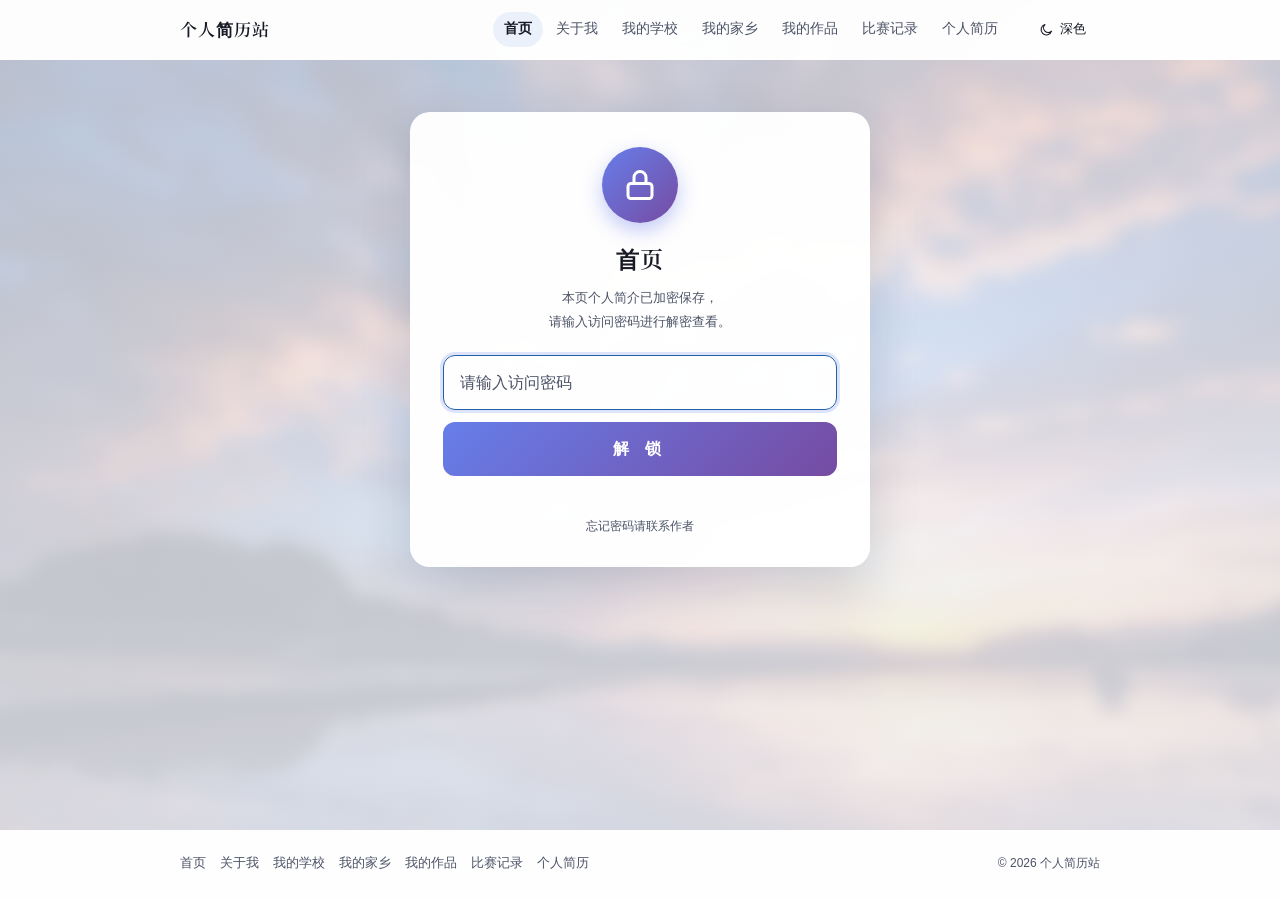
<file: index.html>
<!DOCTYPE html>
<html lang="zh-CN">
<head>
  <meta charset="UTF-8">
  <meta name="viewport" content="width=device-width, initial-scale=1.0">
  <meta name="description" content="个人简历网站首页。">
  <title>首页 · 个人简历站</title>

  <link rel="icon" type="image/svg+xml" href="assets/img/favicon.svg">

  <!-- 关键资源预加载：背景图是首屏可见背景，越早开始下载越好；
       gdit-crypto.js 是解锁流程的依赖，不能等到解析完才去拿。 -->
  <link rel="preload" as="image" href="assets/img/default-blur.webp?v=89836fc8" fetchpriority="high">
  <link rel="preload" as="script" href="assets/js/gdit-crypto.js?v=e35b370f">

  <!-- 首屏防闪烁样式：必须在 site.css 之前，见 gate.css 顶部注释 -->
  <link rel="stylesheet" href="assets/css/gate.css?v=f0db97cf">
  <!-- 整站设计系统（背景、蓝色商务风、页头页脚…） -->
  <link rel="stylesheet" href="assets/css/site.css?v=8d6eeb79">
  <!-- 简历正文排版（由 jianli/ 生成，只含排版不含资料） -->
  <link rel="stylesheet" href="assets/css/resume.css?v=03edf251">
  <meta name="keywords" content="个人简历, 人工智能技术应用, 大模型开发, 智能体开发">
  <!-- 主题初始化：必须在解析阶段执行，否则首帧会从深色跳成浅色（闪烁） -->
  <script>
    (function () {
      var t = '';
      try { t = localStorage.getItem('gdit_theme_v1') || ''; } catch (e) { t = ''; }
      if (t !== 'light' && t !== 'dark') {
        t = "dark";
        try {
          if (window.matchMedia && window.matchMedia('(prefers-color-scheme: light)').matches) t = 'light';
        } catch (e) { /* 忽略 */ }
      }
      document.documentElement.setAttribute('data-theme', t);
    })();
  </script>
  <script src="assets/js/site.js?v=ed7e8a77" defer></script>
</head>
<body>

  <a class="skip-link" href="#pageContent">跳到正文</a>

  <!-- ===== 页头导航（六页共用；锁屏期间也可见，站点结构不是秘密）===== -->
  <header class="site-header">
    <div class="header-inner">
      <a class="brand" href="index.html">个人简历站</a>

      <nav class="site-nav" aria-label="主导航">
          <a href="index.html" aria-current="page">首页</a>
          <a href="about.html">关于我</a>
          <a href="school.html">我的学校</a>
          <a href="hometown.html">我的家乡</a>
          <a href="works.html">我的作品</a>
          <a href="records.html">比赛记录</a>
          <a href="intro.html">个人简历</a>
      </nav>

      <!-- 深/浅色切换：图标与文案由 site.js 按当前主题更新 -->
      <button class="theme-toggle" type="button" aria-pressed="false" aria-label="切换到浅色模式">
        <svg class="icon-sun" viewBox="0 0 24 24" fill="none" stroke="currentColor"
             stroke-width="1.8" stroke-linecap="round" stroke-linejoin="round" aria-hidden="true">
          <circle cx="12" cy="12" r="4.2"></circle>
          <path d="M12 2.5v2M12 19.5v2M2.5 12h2M19.5 12h2M5.2 5.2l1.4 1.4M17.4 17.4l1.4 1.4M18.8 5.2l-1.4 1.4M6.6 17.4l-1.4 1.4"></path>
        </svg>
        <svg class="icon-moon" viewBox="0 0 24 24" fill="none" stroke="currentColor"
             stroke-width="1.8" stroke-linecap="round" stroke-linejoin="round" aria-hidden="true">
          <path d="M20 14.5A8.5 8.5 0 1 1 9.5 4a7 7 0 0 0 10.5 10.5Z"></path>
        </svg>
        <span class="theme-toggle-label">浅色</span>
      </button>
    </div>
  </header>

  <main class="site-main">
      <!-- ===== 锁屏门禁：默认 hidden，脚本确认需要密码时才显示 ===== -->
      <div class="gate" id="gate" hidden>
        <div class="gate-inner">
          <div class="gate-ico" aria-hidden="true">
            <svg viewBox="0 0 24 24" width="36" height="36" fill="none"
                 stroke="#ffffff" stroke-width="2" stroke-linecap="round" stroke-linejoin="round">
              <rect x="4" y="11" width="16" height="10" rx="2"/>
              <path d="M8 11V7a4 4 0 0 1 8 0v4"/>
            </svg>
          </div>

          <h1 class="gate-title">首页</h1>
          <p class="gate-sub">本页个人简介已加密保存，<br>请输入访问密码进行解密查看。</p>

          <form id="gateForm" class="gate-form" novalidate autocomplete="off">
            <label class="skip-link" for="pwInput">访问密码</label>
            <input id="pwInput" type="password" placeholder="请输入访问密码"
                   autocomplete="off" spellcheck="false" autocapitalize="off" />
            <button id="gateBtn" type="submit">解 锁</button>
          </form>

          <p class="gate-msg" id="gateMsg" role="status"></p>
          <p class="gate-foot">忘记密码请联系作者</p>
        </div>
      </div>

    <!-- ===== 加密正文的容器：初始 hidden，解锁后由脚本填入并显示 ===== -->
    <div id="pageHost" hidden></div>
  </main>

  <!-- ===== 页脚：站点地图 ===== -->
  <footer class="site-footer">
    <div class="footer-inner">
      <nav class="footer-nav" aria-label="页脚导航">
          <a href="index.html">首页</a>
          <a href="about.html">关于我</a>
          <a href="school.html">我的学校</a>
          <a href="hometown.html">我的家乡</a>
          <a href="works.html">我的作品</a>
          <a href="records.html">比赛记录</a>
          <a href="intro.html">个人简历</a>
      </nav>

      <p class="footer-meta">
        <span>© <span id="footerYear">2026</span> 个人简历站</span>
      </p>
    </div>
  </footer>

  <!-- ===== 解锁后才显示的浮动操作组：上一页 / 下一页 / 锁定 ===== -->
  <nav class="page-actions" id="pageActions" hidden aria-label="页面操作">
    <a class="action-btn action-nav" href="intro.html" title="上一页：个人简历">← 个人简历</a>
    <a class="action-btn action-nav" href="about.html" title="下一页：关于我">关于我 →</a>
    <button class="action-btn action-lock" id="lockBtn" type="button" title="重新隐藏本页内容">锁定</button>
  </nav>

  <!-- 回到顶部 -->
  <button class="to-top" type="button" aria-label="回到顶部">
    <svg viewBox="0 0 24 24" width="18" height="18" fill="none" stroke="currentColor"
         stroke-width="2" stroke-linecap="round" stroke-linejoin="round" aria-hidden="true">
      <path d="M12 19V5M5 12l7-7 7 7"></path>
    </svg>
  </button>

  <noscript>
    <p style="text-align:center;color:#a7aec9">本页需要启用 JavaScript 才能解密显示正文。</p>
  </noscript>

  <script src="assets/js/gdit-crypto.js?v=e35b370f"></script>
  <script>
    /* ===== 本页密文（build.js 注入，base64；正文明文不在本文件里）===== */
    var payload = {"v":1,"iter":20000,"salt":"3b0a514626031fcf619aa547a2c401d8","c":"SI0I7l8dAP0UTiKpfluLMne7jqFpIPGLwYD+sH2JQ7evR0WoNm5Mc7xf9QUaasrH0IPpDAMiNG1pb7QJ3/bIbjH+DMot5Ni5RcPiOTb3yJTOxtTc5voLUJJZeycNWDpOb+1IrC3y7KjFNqsz0OASBQlRmkHCxOE6AemYqjFuKqJkcEf4U114YnOknUjOekV3D77G7lvpXdRndmx+gTu2WgAGaMdbH33PJd1PdU3ZBQPzquNn3vznqKJnndgHVy0p51hI8SB8KrjHmzQODerBfXJ/I/P3WaFJOb8K6bR3r0Z73T+CaEbzP7JYRDbR2XBd3nFCFxS5O4gY4kUMO7QqsfuOz1gTNztGAfpHgXZwThcA+P9B8YLulUP1iOzdyIQPMPYCVAk4IBFQmcpeDr3pNeZWRQ7UIhvzBGXIAikwkK3OXrxHNTymhAImqR/KJT3vuQICA0TPzS+cGH/6rP1VOqusGKxBSA1H9ETR2h0sK69uP8FlHZpSzdW0fWq5OQPeqNt3344pPL+IczTOm8iLOckgyzJka09HKrEOTYUaK/3nNrdItlU8/iSsOt7cP8UoPTLxSTAsSJZwS+3bdbzjZJXlb5vCDFOpJFIxplNjWYXJ1K9WggWe/NM/Xcqu4GQJ2jh0oJvqcQ21TWwaLUBLsLP5LJKeWINfzQrXfu65w8KhX2unY/GywgAHcHPM5OjwP5u3X/2TLMuEDCKxQb0iqmi2GtLq0NMTz7FWqSBeSheDrqziEYdVZQA7QR7sZo/BbHWpGeMrSRlhcKmVfkmp//wU6YwE/xjTjWNVxIhmFb3AdrfNOPetzMn9zMxO6gOqiNRsSw1i7CBb5R1iyNKtqI9WtfjOU+5WDzF9XCM2CdiE7ZDdPrvu/1aq2va3N1lY3/JTIVIvMmrcWwbWmyaDHXxfqm9Cm/w1YgCJVHIOqF4VyqBIquNDQB3Uacda2DI6kMV5VJhOV1At1DJEVA9iPjSXYyEZaqoeJnrwX2qzGZQhJWz9iz6HhW8d/xTHz39gsN8XEIhGjFPJvupppOVy7yBtvSquZdGNI1zPjEGJpNmNSvGBLmElPiN1sOYODd4zPFSazqGPkV05O36sUL6VyZ1PDeGkBxpk91zMOKatJi8pOPldlSvo08Unj1REJGmR6k22TpxDXohrggZPv1RwK6FBttCCmyO2/+vcQoGbmDY4/v/CbtY5JF4q4uRwQYB5XuWQh28qgtwSKMYBih3gVnKVF+h/OfMK//jCOeRwdgZzDidbQOoAIhxStrtM/pz6d/VRiFPpETutrz2VbZgfDG3LG16GcYKWorQ/wskcS1NNMmafq9aGqw+CUbYFNILm/HdTL4M8ZTuxUV0U1I5jVUpBFrMS/oJN66gfunkAAtTtnNHMJyG1ALlR8Wf04Yh1Np+T069wgLN5VoLCjA8Ng9t8b4uYVM2YHo5Yy0muBpOjUImczYkFrJpSAYTuwEQo5RH0DA8ryYzLZJD7O/InnjbgvuHLpSRYUIm4yoaTxWFpMhuWq6N8Euv5s5q82W56X0ZgGR90tVLRlzuSALj21JCL0A2iKoMtrhLSMzYi/[base64]/atPBE+1d8RFNFL5kghF3dnHhP9emZOPXqunGmNeHaWIYawIipsmSNwZMoBlGKFWt9AqaSZ7pDL8Ltf/TG4ymRMMZl8h/V8Rd7yAIg4HxVsQOF3RrWR7yuCTdCU2Ef9LJTy0pIkDzn/NTe5j8qyOjt7a1SFxGGHda6CvicdD1nb1RMsxXqwkrmz31f16hf+g9SmAuHIveuWl+XriJHqa98JSsXyHQHmORLTX8q1MkGPCbTt9/AJp7yHiiCDx2p+JG3zUt4ASX44Y1pZr96mv8ucuZNLDefmqbKiNX9ClGUdOqkaDTs+AOSow9UXibC/9cPmzEsegOPqJ78LnhXR2rHM33p6CCzgXr+m6iG/qR9MieA8mll31E/TqG8KuLOuAh8bBS7+PUIAGwBNHq4PFPCEvdRjjJOGNSGqrOebpk7/MXM149uaBz4uMh7XZodzZEJUIJ6V5nyRyC8qCg9YYuLg8Pd7BdTyUT7TvN9HxZPwq/CIbtYb+qfOH/rFtoO4tNq0mGLM/Kt51fspbmw6YgmtAoOsTtjTG1c0EWGn1yM3MH2e+FFOnp8AVyvGAU4pcIYY9xoeCOGuZVVEtvKfp2Werhf/mVFJrGM32KYpuigz+C5dVOQUZAIjn4o/Inkrb05qX8Brq1pH1mSQUsBrngBziTNJJlEb6RsHznrRvd9uT/p/9RYporarrwwAZIvGnIsNgLZllsLoHxiL2+g6P3nXxrArumB3ajibPLMed+3mstv1AES4Cb3meKNfjWTR/FlibYX6iSl+KuQCq+4SHwZQJe7RmPj7fUvxhOs0R7HXQiIkV6sNfiFDFodnRNrgKR3CE1Hw3mTXPBhiwrutp5XiY8XDQn7okczUrPqs25PXlVnVKvlg1/3fyx91XofMmZF/VzU0yIwcQ4idEZnaSRT42YRP1sX7McBAiPE3YbcAbyGpcbuSIz9JeFQufbnyblJQANDGjEypaJlbmnEr4dPxXhEBs0W+1XzDF+ntOHm/LcAFgeSjMGa8XVFK8ldJUDb4+ISfMZB7bbKWUcN0SzbHb/Q56YtnieF04hy1zLAompsiPpOQxi1wYN/JqsbURzZZLDv+i2iRuE+l9viCSw90lISNu0oNKH+ocE+bPOboiZridYhWPBliuRjN7ZaWQBCCZgsR8iOgUUPi1zIHOj/KrkhEOIPaYAj0AD7WADP6iiP1A7fzx4+/ZcK9sepH7bTLeQCI8TvS9cf7nHJPhK8aIYjwnmO+3BcvlddDTvoEOBwDm9PHyjejj7/Tnp/J9HtUgfj4NOIXhN/pTGnh4UZY32O0yrH9hlKmiiAfNTrYvs/WuVm2ZzEOAm6iVCgM65ztmRe71q3YBKHjgDPDncNjOAdCDI5NNGmw/Y6u3WvpgTVsJopene9tdEgtHvi7x8Pz+yMKJfBQv7lphRiwwT82duH6Y6X+ptkKFb2JtR9cuK9l94TPfpztr6qVFCAhhCZcNzkx/c605MbdMFlU5jc4YzhdMRO37KbglHO8p8EZgEpCLdvxUbtQxAdbsaTflr40Zp4YXy8wU5f8JOW4zJjmGVEppegyth/Us0M6CbnrebJ9kTqkHhPNccUsfzUkvWaDtmG8y133Mnl9/1ieFoAdjiO8mQ7Dn4dWmBcHPOT5bPRgxJu644pn4KHCF+NjmKJL3WMPkutdNqcHpy1wk6Y08N3r1mK4uKixLt1QZgCmfq3u+PCD0Q0mtqF+dw5+zHAFnfoMQcOaSUZL3EWNIkxbsK191KOgRBSFnSS96H7AioGOVtRexOpsU9DaC20DyIFOdTD/tJgO+ck/w8bZSwn/7D5HeXnwdmAnCA9ES/Y2m8hwAwlpsFSSlQoGh44Jc4azHzhEd7YbMgW5z89+oFWu4P91qbdcM1GfzBH7BizEVIo3VqY57XtWAeCQnqganEriqhihbe8YctYfWlDO7J0RUVc/xXimWw/xkYPWDvOjgta/kTBeFM5O4KDqR4XZh5Z6RMIbXcSZ1FwzPcc5Cr+zlT3Sn2hR9QnxEBlsI5USIWODakRkexUfyo0MRPGM9ZAn06QaD8GU+jusNBTa8R8iuyoWDoC0k5BSH3ZX5OUEvx9kvFJmU/L+gRo="};

    (function () {
      'use strict';

      var payloadData = payload;

      var gate     = document.getElementById('gate');
      var host     = document.getElementById('pageHost');
      var form     = document.getElementById('gateForm');
      var input    = document.getElementById('pwInput');
      var btn      = document.getElementById('gateBtn');
      var msgLine  = document.getElementById('gateMsg');
      var actions  = document.getElementById('pageActions');
      var busy = false;

      /* ===== 站点级公共逻辑（六页共用）：会话免二次密码 + ?pw= 自动填入 ===== */
      var SESSION_KEY = 'gdit_unlock_v3';

      function readSession() {
        try { return sessionStorage.getItem(SESSION_KEY) || ""; } catch (e) { return ""; }
      }
      function saveSession(pw) {
        try { sessionStorage.setItem(SESSION_KEY, pw); } catch (e) { /* 隐私模式静默忽略 */ }
      }
      function clearSession() {
        try { sessionStorage.removeItem(SESSION_KEY); } catch (e) { /* 忽略 */ }
      }

      /** 从地址栏取 ?pw= / #pw=，并立刻把密码从地址栏抹掉 */
      function takePwFromUrl() {
        var raw = (location.search || "") + (location.hash || "");
        var m = raw.match(/[?&#]pw=([^&#]+)/i);
        if (!m) return "";
        var pw = "";
        try { pw = decodeURIComponent(m[1]); } catch (e) { pw = ""; }
        try {
          var clean = new URL(location.href);
          clean.searchParams.delete("pw");
          if (/^pw=/i.test(clean.hash.slice(1))) clean.hash = '';
          history.replaceState(null, "", clean.toString());
        } catch (e) { /* 忽略 */ }
        return pw;
      }

      /** 解锁：关掉门禁，显示正文与浮动操作组 */
      function unlock(html) {
        host.innerHTML = html;
        host.hidden = false;
        host.classList.add("reveal");
        gate.hidden = true;
        document.body.classList.add("is-unlocked");
        document.documentElement.classList.add("is-unlocked");
        if (actions) actions.hidden = false;
        window.scrollTo(0, 0);
      }

      function shake() {
        gate.classList.remove("shake");
        void gate.offsetWidth; // 重新触发抖动动画
        gate.classList.add("shake");
      }

      /** 门禁忙碌态：解密是同步重计算，先禁用交互避免卡片 */
      function setBusy(isBusy) {
        busy = isBusy;
        btn.disabled = isBusy;
        if (window.gditSetThemeToggleBusy) window.gditSetThemeToggleBusy(isBusy);
      }

      /** 尝试解密并渲染。silent=true 时不提示错误（用于自动解锁）。返回是否成功。 */
      function attempt(pw, silent) {
        var plain;
        try {
          plain = GditCrypto.decrypt(payloadData.c, pw, payloadData.salt, payloadData.iter);
        } catch (e) { plain = null; }
        if (plain === null) {
          if (!silent) { shake(); msgLine.textContent = "密码错误，请重试"; }
          return false;
        }
        var data;
        try { data = JSON.parse(plain); } catch (e) { data = null; }
        if (!data || typeof data.html !== "string") {
          if (!silent) { shake(); msgLine.textContent = "内容损坏，无法解密"; }
          return false;
        }
        saveSession(pw);
        unlock(data.html);
        return true;
      }

      /* ---- 手动解锁 ---- */
      form.addEventListener("submit", function (e) {
        e.preventDefault();
        if (busy) return;
        var pw = input.value;
        if (!pw) { input.focus(); return; }
        msgLine.textContent = "";
        setBusy(true);
        // 让出一帧，先刷新按钮的禁用态再开始重计算
        setTimeout(function () {
          attempt(pw, false);
          setBusy(false);
          if (!gate.hidden && input.value) { input.value = ""; input.focus(); }
        }, 30);
      });

      input.addEventListener("keydown", function (e) {
        if (e.key === "Escape") { input.value = ""; }
      });

      /* ================================================================
         解锁流程（锁屏默认 hidden，只在确实需要密码时才显示）
         1) 会话里有密码 -> 静默解密；成功就直接进正文，全程不出现锁屏
         2) 静默解密失败（比如重新 build 换了密码）-> 丢掉旧密码，显示锁屏
         3) 地址栏带 ?pw= / #pw= -> 显示锁屏并预填，等用户点解锁
         4) 什么都没有 -> 显示锁屏
         ================================================================ */

      function openGate() {
        gate.hidden = false;
      }

      /* ---- 1) 本次会话已解锁过：直接进正文，不再弹锁屏 ---- */
      var saved = readSession();
      var unlocked = false;
      if (saved) {
        setBusy(true);
        unlocked = attempt(saved, true);
        setBusy(false);
        if (!unlocked) clearSession(); // 旧密码（比如重新 build 换了密码），丢掉重来
      }

      /* ---- 2) 还没解锁：这时候才需要锁屏 ---- */
      if (!unlocked) {
        // 先把 ?pw= / #pw= 取出来并清掉地址栏，再显示锁屏，避免闪一下空输入框
        var fromUrl = takePwFromUrl();
        openGate();
        if (fromUrl) {
          input.value = fromUrl;
          input.style.borderColor = "#a8c8f5";
          input.style.boxShadow = "0 0 0 3px rgba(168,200,245,0.25)";
          input.focus();
          input.select();
        } else {
          input.focus();
        }
        input.addEventListener("input", function () {
          if (input.style.borderColor === "rgb(168, 200, 245)") {
            input.style.borderColor = "";
            input.style.boxShadow = "";
          }
        });
      }

      /* ---- 3) 锁定：清掉会话密码，回到锁屏 ---- */
      var lockBtn = document.getElementById("lockBtn");
      if (lockBtn) lockBtn.addEventListener("click", function () {
        clearSession();
        location.reload();
      });
    })();
  </script>
</body>
</html>
</file>
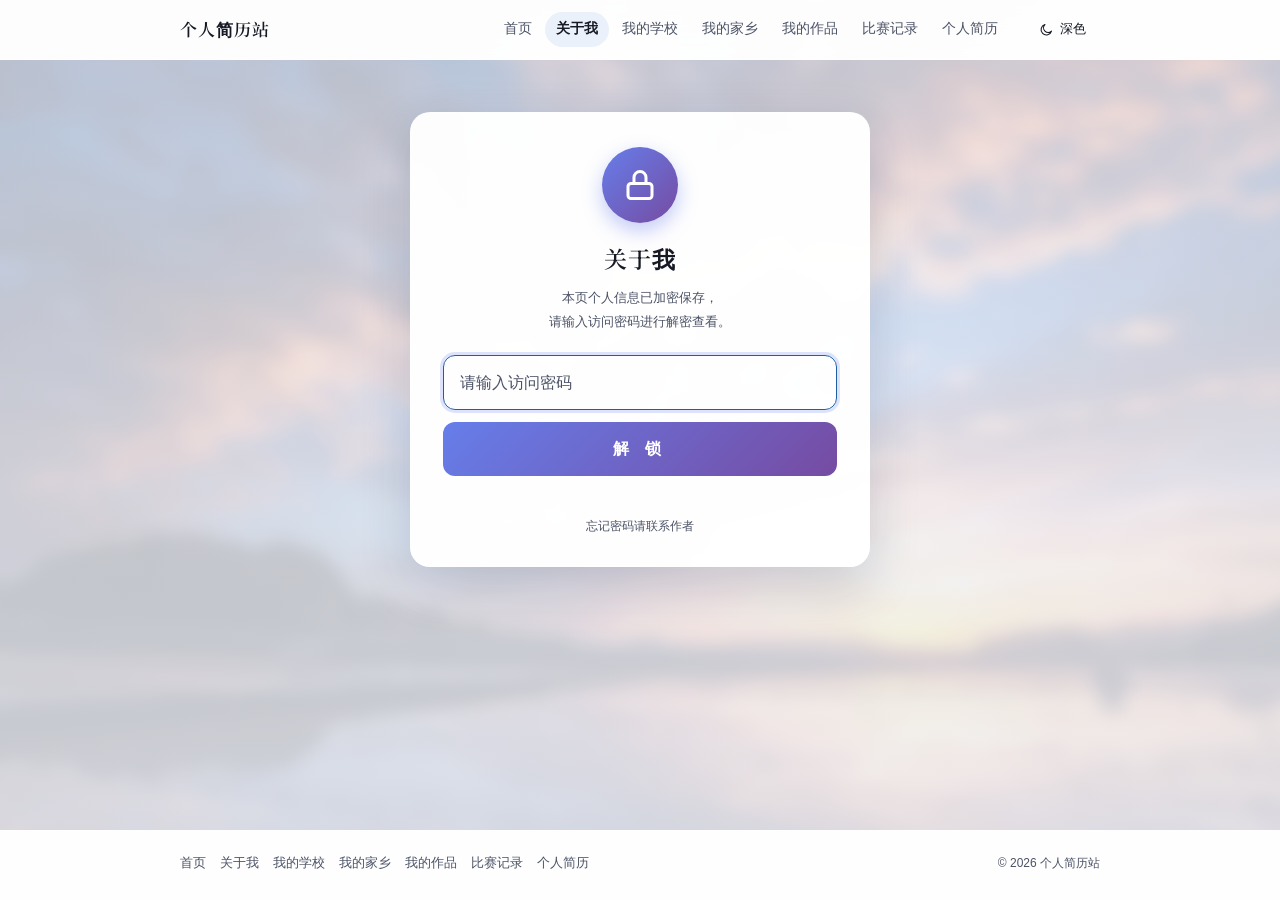
<file: about.html>
<!DOCTYPE html>
<html lang="zh-CN">
<head>
  <meta charset="UTF-8">
  <meta name="viewport" content="width=device-width, initial-scale=1.0">
  <meta name="description" content="个人简历网站的关于页面。">
  <title>关于我 · 个人简历站</title>

  <link rel="icon" type="image/svg+xml" href="assets/img/favicon.svg">

  <!-- 关键资源预加载：背景图是首屏可见背景，越早开始下载越好；
       gdit-crypto.js 是解锁流程的依赖，不能等到解析完才去拿。 -->
  <link rel="preload" as="image" href="assets/img/default-blur.webp?v=89836fc8" fetchpriority="high">
  <link rel="preload" as="script" href="assets/js/gdit-crypto.js?v=e35b370f">

  <!-- 首屏防闪烁样式：必须在 site.css 之前，见 gate.css 顶部注释 -->
  <link rel="stylesheet" href="assets/css/gate.css?v=f0db97cf">
  <!-- 整站设计系统（背景、蓝色商务风、页头页脚…） -->
  <link rel="stylesheet" href="assets/css/site.css?v=8d6eeb79">
  <!-- 简历正文排版（由 jianli/ 生成，只含排版不含资料） -->
  <link rel="stylesheet" href="assets/css/resume.css?v=03edf251">

  <!-- 主题初始化：必须在解析阶段执行，否则首帧会从深色跳成浅色（闪烁） -->
  <script>
    (function () {
      var t = '';
      try { t = localStorage.getItem('gdit_theme_v1') || ''; } catch (e) { t = ''; }
      if (t !== 'light' && t !== 'dark') {
        t = "dark";
        try {
          if (window.matchMedia && window.matchMedia('(prefers-color-scheme: light)').matches) t = 'light';
        } catch (e) { /* 忽略 */ }
      }
      document.documentElement.setAttribute('data-theme', t);
    })();
  </script>
  <script src="assets/js/site.js?v=ed7e8a77" defer></script>
</head>
<body>

  <a class="skip-link" href="#pageContent">跳到正文</a>

  <!-- ===== 页头导航（六页共用；锁屏期间也可见，站点结构不是秘密）===== -->
  <header class="site-header">
    <div class="header-inner">
      <a class="brand" href="index.html">个人简历站</a>

      <nav class="site-nav" aria-label="主导航">
          <a href="index.html">首页</a>
          <a href="about.html" aria-current="page">关于我</a>
          <a href="school.html">我的学校</a>
          <a href="hometown.html">我的家乡</a>
          <a href="works.html">我的作品</a>
          <a href="records.html">比赛记录</a>
          <a href="intro.html">个人简历</a>
      </nav>

      <!-- 深/浅色切换：图标与文案由 site.js 按当前主题更新 -->
      <button class="theme-toggle" type="button" aria-pressed="false" aria-label="切换到浅色模式">
        <svg class="icon-sun" viewBox="0 0 24 24" fill="none" stroke="currentColor"
             stroke-width="1.8" stroke-linecap="round" stroke-linejoin="round" aria-hidden="true">
          <circle cx="12" cy="12" r="4.2"></circle>
          <path d="M12 2.5v2M12 19.5v2M2.5 12h2M19.5 12h2M5.2 5.2l1.4 1.4M17.4 17.4l1.4 1.4M18.8 5.2l-1.4 1.4M6.6 17.4l-1.4 1.4"></path>
        </svg>
        <svg class="icon-moon" viewBox="0 0 24 24" fill="none" stroke="currentColor"
             stroke-width="1.8" stroke-linecap="round" stroke-linejoin="round" aria-hidden="true">
          <path d="M20 14.5A8.5 8.5 0 1 1 9.5 4a7 7 0 0 0 10.5 10.5Z"></path>
        </svg>
        <span class="theme-toggle-label">浅色</span>
      </button>
    </div>
  </header>

  <main class="site-main">
      <!-- ===== 锁屏门禁：默认 hidden，脚本确认需要密码时才显示 ===== -->
      <div class="gate" id="gate" hidden>
        <div class="gate-inner">
          <div class="gate-ico" aria-hidden="true">
            <svg viewBox="0 0 24 24" width="36" height="36" fill="none"
                 stroke="#ffffff" stroke-width="2" stroke-linecap="round" stroke-linejoin="round">
              <rect x="4" y="11" width="16" height="10" rx="2"/>
              <path d="M8 11V7a4 4 0 0 1 8 0v4"/>
            </svg>
          </div>

          <h1 class="gate-title">关于我</h1>
          <p class="gate-sub">本页个人信息已加密保存，<br>请输入访问密码进行解密查看。</p>

          <form id="gateForm" class="gate-form" novalidate autocomplete="off">
            <label class="skip-link" for="pwInput">访问密码</label>
            <input id="pwInput" type="password" placeholder="请输入访问密码"
                   autocomplete="off" spellcheck="false" autocapitalize="off" />
            <button id="gateBtn" type="submit">解 锁</button>
          </form>

          <p class="gate-msg" id="gateMsg" role="status"></p>
          <p class="gate-foot">忘记密码请联系作者</p>
        </div>
      </div>

    <!-- ===== 加密正文的容器：初始 hidden，解锁后由脚本填入并显示 ===== -->
    <div id="pageHost" hidden></div>
  </main>

  <!-- ===== 页脚：站点地图 ===== -->
  <footer class="site-footer">
    <div class="footer-inner">
      <nav class="footer-nav" aria-label="页脚导航">
          <a href="index.html">首页</a>
          <a href="about.html">关于我</a>
          <a href="school.html">我的学校</a>
          <a href="hometown.html">我的家乡</a>
          <a href="works.html">我的作品</a>
          <a href="records.html">比赛记录</a>
          <a href="intro.html">个人简历</a>
      </nav>

      <p class="footer-meta">
        <span>© <span id="footerYear">2026</span> 个人简历站</span>
      </p>
    </div>
  </footer>

  <!-- ===== 解锁后才显示的浮动操作组：上一页 / 下一页 / 锁定 ===== -->
  <nav class="page-actions" id="pageActions" hidden aria-label="页面操作">
    <a class="action-btn action-nav" href="index.html" title="上一页：首页">← 首页</a>
    <a class="action-btn action-nav" href="school.html" title="下一页：我的学校">我的学校 →</a>
    <button class="action-btn action-lock" id="lockBtn" type="button" title="重新隐藏本页内容">锁定</button>
  </nav>

  <!-- 回到顶部 -->
  <button class="to-top" type="button" aria-label="回到顶部">
    <svg viewBox="0 0 24 24" width="18" height="18" fill="none" stroke="currentColor"
         stroke-width="2" stroke-linecap="round" stroke-linejoin="round" aria-hidden="true">
      <path d="M12 19V5M5 12l7-7 7 7"></path>
    </svg>
  </button>

  <noscript>
    <p style="text-align:center;color:#a7aec9">本页需要启用 JavaScript 才能解密显示正文。</p>
  </noscript>

  <script src="assets/js/gdit-crypto.js?v=e35b370f"></script>
  <script>
    /* ===== 本页密文（build.js 注入，base64；正文明文不在本文件里）===== */
    var payload = {"v":1,"iter":20000,"salt":"8c90f9eb9b0def52c1191926344ec33f","c":"3st/jAnMwfTIJ7BmjhSLwMxw6jcZ0ijZKk2in2TACPq8rZLq1w/CtgmGNCSl0YBj1ZBabfBX0AdPxXEf1eTabVPjOitTgfE3DzkB8dDZXoYIDc2rDuJ6bPtNhQgH1NCLX66YopKA6HHc899u/xdDych/[base64]/r70q+iae2LeP1nqMkHobINm3H0Ivg2B7uArf9E4xpOSq6KqqNO/CxZD5bJosdBiHWi55NvaD7jrDy5+9C5/[base64]/f6f/6jA7jm0UVKFpuKFiydA15YTMYh+arjafXviDv+Ff5e2O7wjkXJz3GGKo3OawRtGUcPB4dW2cCmlEhIMWwNPqScQ51NljZrIb/8DNrQcRRpTRimJ5SKlnni4QEG4KxQj3AfLFW2RGUq/48ttAP4utRxt7LPtj/DyekAWsqyz9o1hUVN5N2cZ88QCmvjU3JEYIxIDHkGBQ0hSvCMWcH1Wf0lb36TOSwoM6rNuvfIeqZXDJWNQ+cNy++xxJW85Xh344sLq3K/hINfhz3tsdhdD+xcw5lZMt6zUrrCPXq+1hcj35v+hhO2FXVzXJihjMffA9GMR/Xb53Igv8SAsyF6NKOM2WXgxhf/8M9VSEL6iSBCyzl0dwgSkdC1hSD1GRD51aIUrGfbMJsfXd7AwSG7RIQfPAbFcWrWAl8oWg6gE79rmeMGXmYL2iGQdPC7tKrFpCXb4Is0JdeBblUvV2aY4/Jr0dfj1B+iNwup2n6QuzCciz7wuANMWU7vH6h82l0gUeuYyRokAmIMGpUePbbAxX95IaB9wDqnCJxYNEQ0gsF8Y2ABlRIvQB5lCdAIh0FMFCE6iOo1PMUFePA7YV8EnJQzan0sPj90MRq0l+fsB+sdvcb1d3UtiVq/NkWScFdFakKV179V7yA4j4VHqxNVLzeiOm4Ku2MXU7T/ZGtOoIp+Bca7AYKAs58km1ulOvkhTrlflV1ZjzYH2CSqo/[base64]/+1aOsRv8nQ3oOQQmNGC81n40TnmJEgD/2FofKBobT0sZOP0vUqZPRtC/RYfpc5K9o8WW3N7VM0f21aKOMxuusvefQjLA0T5qfydlygqwgxqFSB/71e+yn+LaL7Wn9yTiBebfsBn94a+/okys0KbvHcyNd2ZCkYDLFobtAX74MUdmee+tLY08qPE73DHml1d6PDlVVC+8Ymcz+weGldJ+A6WUrS39eiQhyF0IHVX/th8XpIAlazFAyXVFQZm/qfCJAI5QU47CVNCydGAceqQEdCi/nPfwxSgzARL6ne/j1kekQ/Y7unSmE3E1zJhoZ6dY2b82H/y3fSoD7Kl3gr6arJj5YjfMof0d1pEvSp8z7eM/D15DgOfSsuMJwgoL/F+Ggx3VWpoJ6PkkYTrLEojW1bLrOcJpbV1EIv31H0fgUoJ7uLELXbzmqdNilJGgL2PKFtAVb8uOeAeiQk+M1MLfND02PWzc0MfpN1DK9hWMQvQtOa08z9JHkl6orcz3sTDqooXQy5RTCwJyNwSh6MfzhqyPTyx7eiFkH2+oeYw6mUJNrmiigfPRhO14i/[base64]/TF33d1kPvnmHU2QV5+oo0GmS78LGjmPbpDAkUCDxNgKdnwQUa+LxCVRgKXt0SkOqAiysNHZKofZWF0XzucdvfGgGpxunLzkIECkWiaMtHdiLHSbCyHAM8C1Jb7bIAkXfKdYoi5FZsE+up7080aVUhmhyr/qgXQpDCMUTh1pOIvCDKTTUVXLq6c5yigpULuE4KIOq8NjZ9v25fGa3eYuI1aoV/64O952z4qi0Pnx7vO/2YN5HiFn52p22tS7Wb7oLOvOLiZfKrJM1yT59demua71fUyc1rzwIBVM3L6GjID7tTp0ixZXnL0Ne5d/tZ5lgEZ89hNKbSuKQSJOBy1SYG2LeO54bzBzQJ/JdKLSIFn3gxBRXKcHZeZLRAMpKOr3uQNpP2v4S3Fsplnu1DXt7LHsxOPMynlZqfHTa//KyxDrh1CZApZcGXqjTILl+ZEZ9PyQ/picPEXpuyqgsYD4QI4C8rEsWp+/[base64]/tTd8EYwOSIh2iw7zeN+NjMgfOA93zkecsPLcIjZT26uXIZuPx7C7IYvYd7om1JaD3bR6sL8yc0x8BdZ/42FDvnW/09su5e7l8K4cJc9llfpVzhKUmacgrbkcYscn1ro/QqO7afKWaeAuST6jqCimRM8MWtk3oCPHJ54Jk5B0pFVYb78EGwSq/MjAOlNoaBjhPXFAMcaS2TYl223rpO1t5Zjl7zO6Fk7K6G8JJgRPrS8rUdYLmrqmw9N5KZa+57FZrIgcB2P6d/hdSyD3Dzd6cSDGVRKJ75hpZFVcIw010Juo6IY50F9amcT/hlyd2/NSYzEVs96SYKSwicutr5PRX6Dg4nykA169iltOGiVkA96ne9/prCqYiUWnXdLpovnR3yG3sYGsZChYlNW4xppP2MY5m2h35CR4dV6kTteZC7m71MUWrEO8r+7MBeO2FOgnDvYmRkMePdO7Se+2FsSmbYhOMdhrI24fsRkFMaaBbaiFt0tWCaT4xriNZMOWsFSK67o4kfLRJCj7GdnPjc/xeWcep69DZ3rM9SXGLzUsq47/75TV54d1dxDCWwl+ZjYbPH489jv01O6THH+hO1kKEWgRS9ConTgrdtvMo1/WoQ8oj8LPqNs7flST6SgjvCEkIefxKAuZTmTrrTjGs5EBrMROZFzDqwu+logLDeJEHZ+BgEpqVjZZMfgvhGBi9+p5oOVlZUo1MWbOrlk+SSiyax6uxf9pU5tLAO28YUHcW6gmXJ8Ny/6E89XvPINLccaho8qa1OE6tJw6m2BnYF7yND1f5OHsinCC1F8ZE3tWNKZJo7Sd7oq3H5etu1/B7CH7/j/7jeeCd8MX1fWZKJhVvM57QpK3RiYXwXJSl8UYEPwj3sSyJjQn1zj/wGNGRNELay1hqMuAvq3zsvELmtNnzzaGejqLYXfzr/WBC8eYJ8P4t4goCmb+341q9c5fzP61aDzKHFWM6CVWrb0dSHuIsEAGLabwkErDqs5NMbqbMFJsVb5pveVwMv2zC6kBXc00jnTLeSveFYDRrN9gwfD6+dILZ/I75HX6LE+oWQv/GgzTMLguduXOm0vkwHij9PiU0Ji99aqYXlkImuo0SimPUoZdPqe141+q1x71VHFnrJZhcfGebQlgHTN18PHXMwQ28yPBePa55VCz7AAz6DMQX9bPMGZ/nimHl0vvb9uSfizBQzTw4utGEgTKuRjZFUlyc/aJYoElWuZx4JYpYAUKYlxGYRpMQtiq28E4tQs6dp5BtHnQin/PVRe7rIR7+po8O2EZo2u9YHY72eCWUClYExqaOjWs5EZQsU8QHghKGn/mSw7gPrKTmChJHbCIvOgNcit6LUtN5g84uOd2V03qXCaFRhYvXreNmTGNYQ4lWCFlMLvsRGUo+lDZmOEHlanIe0b3gF6dHamEimgjETH4aCklxweCOqGKYDFf6kWEEFcv/pT0dGthSOwZWqoQf0OPaYE2jw5RcX21byMqqp7klhso0vi68xooTDrbjg/XzlcDuD9keIYzHrz8sGeHpb4jdyCiBJ2xoU1O7oZA+D8eG4eGaNHlCeB5sz7HfzPqNlr/gW8n+OmORpDfm8FvyXavtZ7TGgUL9HjChFJABpsrN1Cb8nUnDxHjaz3HovFpjqYLCkPotWfpNK4sVfvC3ZF1xiNRmSwvQYLbQvZ9S88G2xiKj6/0jBRqYZcF0aRhlB+6XQXxy3l7SNjb68Fs++9msF1Nw9IfpL9A2v1nkM0o2kvlGRsdEugunu/VCrJwdiWRA1Ksi0hyCFxO9vqoX2v62LvzNkssJryyNAq64xEqzKZLTVLF/VHajBUXuwbwNeJ1I6eb987TlCBHI1KmIEAGs4IF2fupCk1dKhssItN63QR6XlYfTM9Hes5AmWsIRs43k745lSvOAs1jn7BwHYmZVywcRCrU+Cbxlfy6jEYOvnkRC3/vcR2baR7BuNd2ga8Hr7UdyssPEI9oVOG8MtszBGsK3A34wxYbpgYDYb6MoArgHGxhHMDfbF8irBzfTVXnETUVsfIzX/H1APiqO12Jl6GRcICP+HRLopqP+OjSUCLsSw1shSvYBT1i3A2LjfHt11f2sHpwU4rau/Wkb/DvuuvDNpbfmhREBpRMiUpDVFiftfszFmtg5z02e3JutrSQmXaeEJG0VZFTerg"};

    (function () {
      'use strict';

      var payloadData = payload;

      var gate     = document.getElementById('gate');
      var host     = document.getElementById('pageHost');
      var form     = document.getElementById('gateForm');
      var input    = document.getElementById('pwInput');
      var btn      = document.getElementById('gateBtn');
      var msgLine  = document.getElementById('gateMsg');
      var actions  = document.getElementById('pageActions');
      var busy = false;

      /* ===== 站点级公共逻辑（六页共用）：会话免二次密码 + ?pw= 自动填入 ===== */
      var SESSION_KEY = 'gdit_unlock_v3';

      function readSession() {
        try { return sessionStorage.getItem(SESSION_KEY) || ""; } catch (e) { return ""; }
      }
      function saveSession(pw) {
        try { sessionStorage.setItem(SESSION_KEY, pw); } catch (e) { /* 隐私模式静默忽略 */ }
      }
      function clearSession() {
        try { sessionStorage.removeItem(SESSION_KEY); } catch (e) { /* 忽略 */ }
      }

      /** 从地址栏取 ?pw= / #pw=，并立刻把密码从地址栏抹掉 */
      function takePwFromUrl() {
        var raw = (location.search || "") + (location.hash || "");
        var m = raw.match(/[?&#]pw=([^&#]+)/i);
        if (!m) return "";
        var pw = "";
        try { pw = decodeURIComponent(m[1]); } catch (e) { pw = ""; }
        try {
          var clean = new URL(location.href);
          clean.searchParams.delete("pw");
          if (/^pw=/i.test(clean.hash.slice(1))) clean.hash = '';
          history.replaceState(null, "", clean.toString());
        } catch (e) { /* 忽略 */ }
        return pw;
      }

      /** 解锁：关掉门禁，显示正文与浮动操作组 */
      function unlock(html) {
        host.innerHTML = html;
        host.hidden = false;
        host.classList.add("reveal");
        gate.hidden = true;
        document.body.classList.add("is-unlocked");
        document.documentElement.classList.add("is-unlocked");
        if (actions) actions.hidden = false;
        window.scrollTo(0, 0);
      }

      function shake() {
        gate.classList.remove("shake");
        void gate.offsetWidth; // 重新触发抖动动画
        gate.classList.add("shake");
      }

      /** 门禁忙碌态：解密是同步重计算，先禁用交互避免卡片 */
      function setBusy(isBusy) {
        busy = isBusy;
        btn.disabled = isBusy;
        if (window.gditSetThemeToggleBusy) window.gditSetThemeToggleBusy(isBusy);
      }

      /** 尝试解密并渲染。silent=true 时不提示错误（用于自动解锁）。返回是否成功。 */
      function attempt(pw, silent) {
        var plain;
        try {
          plain = GditCrypto.decrypt(payloadData.c, pw, payloadData.salt, payloadData.iter);
        } catch (e) { plain = null; }
        if (plain === null) {
          if (!silent) { shake(); msgLine.textContent = "密码错误，请重试"; }
          return false;
        }
        var data;
        try { data = JSON.parse(plain); } catch (e) { data = null; }
        if (!data || typeof data.html !== "string") {
          if (!silent) { shake(); msgLine.textContent = "内容损坏，无法解密"; }
          return false;
        }
        saveSession(pw);
        unlock(data.html);
        return true;
      }

      /* ---- 手动解锁 ---- */
      form.addEventListener("submit", function (e) {
        e.preventDefault();
        if (busy) return;
        var pw = input.value;
        if (!pw) { input.focus(); return; }
        msgLine.textContent = "";
        setBusy(true);
        // 让出一帧，先刷新按钮的禁用态再开始重计算
        setTimeout(function () {
          attempt(pw, false);
          setBusy(false);
          if (!gate.hidden && input.value) { input.value = ""; input.focus(); }
        }, 30);
      });

      input.addEventListener("keydown", function (e) {
        if (e.key === "Escape") { input.value = ""; }
      });

      /* ================================================================
         解锁流程（锁屏默认 hidden，只在确实需要密码时才显示）
         1) 会话里有密码 -> 静默解密；成功就直接进正文，全程不出现锁屏
         2) 静默解密失败（比如重新 build 换了密码）-> 丢掉旧密码，显示锁屏
         3) 地址栏带 ?pw= / #pw= -> 显示锁屏并预填，等用户点解锁
         4) 什么都没有 -> 显示锁屏
         ================================================================ */

      function openGate() {
        gate.hidden = false;
      }

      /* ---- 1) 本次会话已解锁过：直接进正文，不再弹锁屏 ---- */
      var saved = readSession();
      var unlocked = false;
      if (saved) {
        setBusy(true);
        unlocked = attempt(saved, true);
        setBusy(false);
        if (!unlocked) clearSession(); // 旧密码（比如重新 build 换了密码），丢掉重来
      }

      /* ---- 2) 还没解锁：这时候才需要锁屏 ---- */
      if (!unlocked) {
        // 先把 ?pw= / #pw= 取出来并清掉地址栏，再显示锁屏，避免闪一下空输入框
        var fromUrl = takePwFromUrl();
        openGate();
        if (fromUrl) {
          input.value = fromUrl;
          input.style.borderColor = "#a8c8f5";
          input.style.boxShadow = "0 0 0 3px rgba(168,200,245,0.25)";
          input.focus();
          input.select();
        } else {
          input.focus();
        }
        input.addEventListener("input", function () {
          if (input.style.borderColor === "rgb(168, 200, 245)") {
            input.style.borderColor = "";
            input.style.boxShadow = "";
          }
        });
      }

      /* ---- 3) 锁定：清掉会话密码，回到锁屏 ---- */
      var lockBtn = document.getElementById("lockBtn");
      if (lockBtn) lockBtn.addEventListener("click", function () {
        clearSession();
        location.reload();
      });
    })();
  </script>
</body>
</html>
</file>
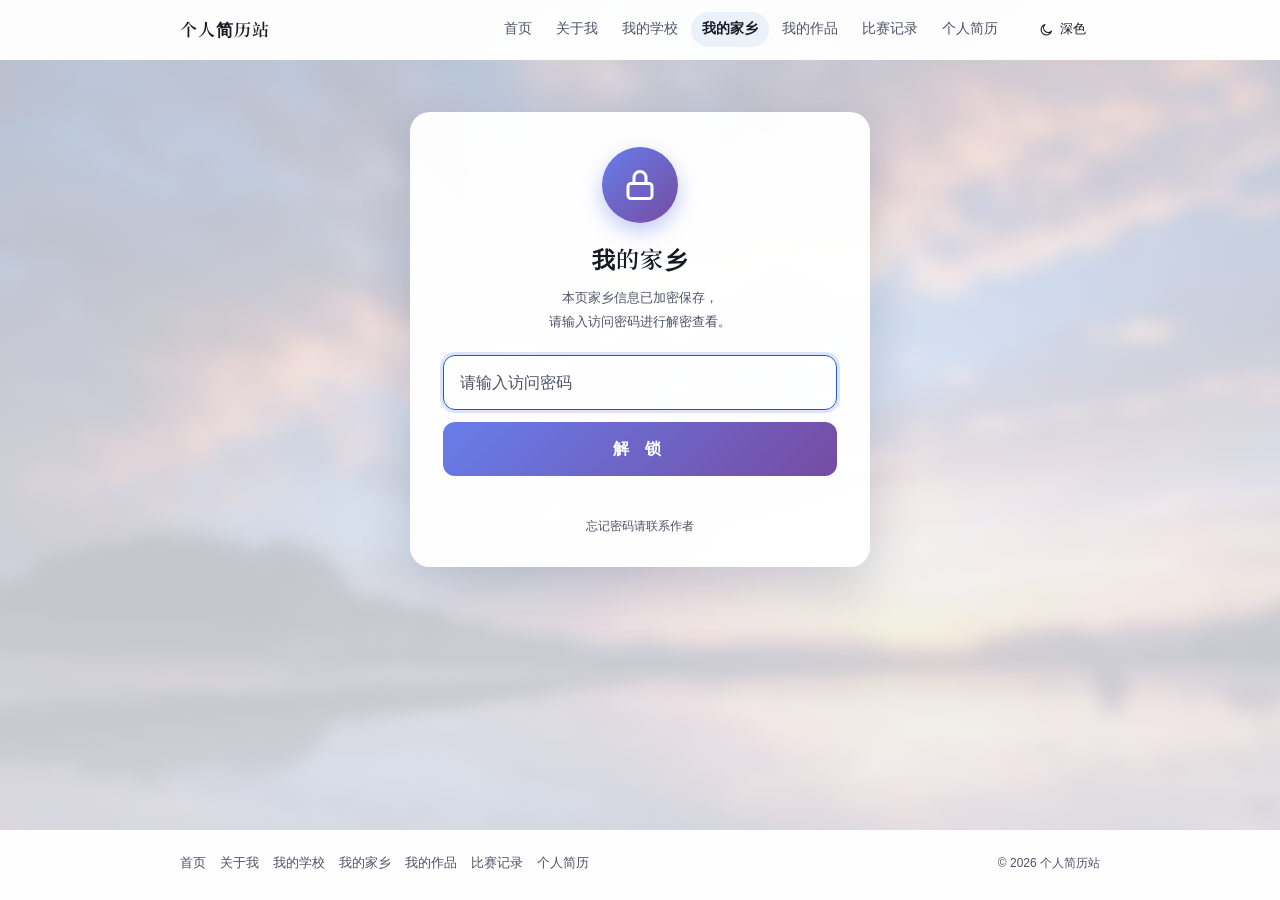
<file: hometown.html>
<!DOCTYPE html>
<html lang="zh-CN">
<head>
  <meta charset="UTF-8">
  <meta name="viewport" content="width=device-width, initial-scale=1.0">
  <meta name="description" content="个人简历网站的家乡页面。">
  <title>我的家乡 · 个人简历站</title>

  <link rel="icon" type="image/svg+xml" href="assets/img/favicon.svg">

  <!-- 关键资源预加载：背景图是首屏可见背景，越早开始下载越好；
       gdit-crypto.js 是解锁流程的依赖，不能等到解析完才去拿。 -->
  <link rel="preload" as="image" href="assets/img/default-blur.webp?v=89836fc8" fetchpriority="high">
  <link rel="preload" as="script" href="assets/js/gdit-crypto.js?v=e35b370f">

  <!-- 首屏防闪烁样式：必须在 site.css 之前，见 gate.css 顶部注释 -->
  <link rel="stylesheet" href="assets/css/gate.css?v=f0db97cf">
  <!-- 整站设计系统（背景、蓝色商务风、页头页脚…） -->
  <link rel="stylesheet" href="assets/css/site.css?v=8d6eeb79">
  <!-- 简历正文排版（由 jianli/ 生成，只含排版不含资料） -->
  <link rel="stylesheet" href="assets/css/resume.css?v=03edf251">

  <!-- 主题初始化：必须在解析阶段执行，否则首帧会从深色跳成浅色（闪烁） -->
  <script>
    (function () {
      var t = '';
      try { t = localStorage.getItem('gdit_theme_v1') || ''; } catch (e) { t = ''; }
      if (t !== 'light' && t !== 'dark') {
        t = "dark";
        try {
          if (window.matchMedia && window.matchMedia('(prefers-color-scheme: light)').matches) t = 'light';
        } catch (e) { /* 忽略 */ }
      }
      document.documentElement.setAttribute('data-theme', t);
    })();
  </script>
  <script src="assets/js/site.js?v=ed7e8a77" defer></script>
</head>
<body>

  <a class="skip-link" href="#pageContent">跳到正文</a>

  <!-- ===== 页头导航（六页共用；锁屏期间也可见，站点结构不是秘密）===== -->
  <header class="site-header">
    <div class="header-inner">
      <a class="brand" href="index.html">个人简历站</a>

      <nav class="site-nav" aria-label="主导航">
          <a href="index.html">首页</a>
          <a href="about.html">关于我</a>
          <a href="school.html">我的学校</a>
          <a href="hometown.html" aria-current="page">我的家乡</a>
          <a href="works.html">我的作品</a>
          <a href="records.html">比赛记录</a>
          <a href="intro.html">个人简历</a>
      </nav>

      <!-- 深/浅色切换：图标与文案由 site.js 按当前主题更新 -->
      <button class="theme-toggle" type="button" aria-pressed="false" aria-label="切换到浅色模式">
        <svg class="icon-sun" viewBox="0 0 24 24" fill="none" stroke="currentColor"
             stroke-width="1.8" stroke-linecap="round" stroke-linejoin="round" aria-hidden="true">
          <circle cx="12" cy="12" r="4.2"></circle>
          <path d="M12 2.5v2M12 19.5v2M2.5 12h2M19.5 12h2M5.2 5.2l1.4 1.4M17.4 17.4l1.4 1.4M18.8 5.2l-1.4 1.4M6.6 17.4l-1.4 1.4"></path>
        </svg>
        <svg class="icon-moon" viewBox="0 0 24 24" fill="none" stroke="currentColor"
             stroke-width="1.8" stroke-linecap="round" stroke-linejoin="round" aria-hidden="true">
          <path d="M20 14.5A8.5 8.5 0 1 1 9.5 4a7 7 0 0 0 10.5 10.5Z"></path>
        </svg>
        <span class="theme-toggle-label">浅色</span>
      </button>
    </div>
  </header>

  <main class="site-main">
      <!-- ===== 锁屏门禁：默认 hidden，脚本确认需要密码时才显示 ===== -->
      <div class="gate" id="gate" hidden>
        <div class="gate-inner">
          <div class="gate-ico" aria-hidden="true">
            <svg viewBox="0 0 24 24" width="36" height="36" fill="none"
                 stroke="#ffffff" stroke-width="2" stroke-linecap="round" stroke-linejoin="round">
              <rect x="4" y="11" width="16" height="10" rx="2"/>
              <path d="M8 11V7a4 4 0 0 1 8 0v4"/>
            </svg>
          </div>

          <h1 class="gate-title">我的家乡</h1>
          <p class="gate-sub">本页家乡信息已加密保存，<br>请输入访问密码进行解密查看。</p>

          <form id="gateForm" class="gate-form" novalidate autocomplete="off">
            <label class="skip-link" for="pwInput">访问密码</label>
            <input id="pwInput" type="password" placeholder="请输入访问密码"
                   autocomplete="off" spellcheck="false" autocapitalize="off" />
            <button id="gateBtn" type="submit">解 锁</button>
          </form>

          <p class="gate-msg" id="gateMsg" role="status"></p>
          <p class="gate-foot">忘记密码请联系作者</p>
        </div>
      </div>

    <!-- ===== 加密正文的容器：初始 hidden，解锁后由脚本填入并显示 ===== -->
    <div id="pageHost" hidden></div>
  </main>

  <!-- ===== 页脚：站点地图 ===== -->
  <footer class="site-footer">
    <div class="footer-inner">
      <nav class="footer-nav" aria-label="页脚导航">
          <a href="index.html">首页</a>
          <a href="about.html">关于我</a>
          <a href="school.html">我的学校</a>
          <a href="hometown.html">我的家乡</a>
          <a href="works.html">我的作品</a>
          <a href="records.html">比赛记录</a>
          <a href="intro.html">个人简历</a>
      </nav>

      <p class="footer-meta">
        <span>© <span id="footerYear">2026</span> 个人简历站</span>
      </p>
    </div>
  </footer>

  <!-- ===== 解锁后才显示的浮动操作组：上一页 / 下一页 / 锁定 ===== -->
  <nav class="page-actions" id="pageActions" hidden aria-label="页面操作">
    <a class="action-btn action-nav" href="school.html" title="上一页：我的学校">← 我的学校</a>
    <a class="action-btn action-nav" href="works.html" title="下一页：我的作品">我的作品 →</a>
    <button class="action-btn action-lock" id="lockBtn" type="button" title="重新隐藏本页内容">锁定</button>
  </nav>

  <!-- 回到顶部 -->
  <button class="to-top" type="button" aria-label="回到顶部">
    <svg viewBox="0 0 24 24" width="18" height="18" fill="none" stroke="currentColor"
         stroke-width="2" stroke-linecap="round" stroke-linejoin="round" aria-hidden="true">
      <path d="M12 19V5M5 12l7-7 7 7"></path>
    </svg>
  </button>

  <noscript>
    <p style="text-align:center;color:#a7aec9">本页需要启用 JavaScript 才能解密显示正文。</p>
  </noscript>

  <script src="assets/js/gdit-crypto.js?v=e35b370f"></script>
  <script>
    /* ===== 本页密文（build.js 注入，base64；正文明文不在本文件里）===== */
    var payload = {"v":1,"iter":20000,"salt":"1a9834c7e01955d17f71e32add2c1495","c":"tkxXqjVUrxT8ACFMMSZEscyYk4FomjrdyKM4iJCrCwnmmi5CpADnHtrTko2/YZKNUsQUq4yNQ4tQ11kME42R7/+9OfaGtr95wOyiZz232xcXrsLXDWiEaQ77U3AOdaPmWjJqeM+WkvIo7IOTW+EvCB/sbZkw2VAKmswEmQYuvSafHN76Lx58hdaYo6eZ62oo8UFXn6m+kjqfP2eYHB6+OHV5Lhmc7DifG0mQyJNd/+xnu3BtVUqpvfs7Eg1WY+yz/msx/3vWTv7TF5rReMnnoWvQg62Ms9Bkpty4x3Ff3hhRCy3nseycsZGi3YQO1akyw/HomCXBtEpd8Wn/[base64]/Koykjs3rO2/xZmTeo9fnyh059oZKqFVkdko7YV1FOC/9Ynr+cnp7sgTIZ1TUXfg2mWH8JP5lF4sDDA4Kj830WTB0BP1gymFSxiewek5tN2Bzy748RreQDMd9qmDxOx3PIqXBLeX+uYoEmlCzghZqpNacILC72xfPhN3elmbQK9iUVrIoUYgZ8HOOrx49xdbW1/uUOXvxrcta2kN7MO3HrpAXZzVRCsZyP0YYbloLJjilLfGoaSR50WoLJWsov58NaJKT+Zrm5fFDbusNX+aMM/sgc5gwd4pEPz/jgl/SBF1H4rxaK6MxhbYjl/MHzAL6LQalDGu7dNXw54jmahLOq0INR9s60rhdn2oixUHr0vD0Pwfy7WkT9sZ/+MZx66VfGI3IFhj+xhBWj8Xb6wyC7O3tpGQBI0LS4k1F6l+7BXDo9WeIZ2mKRYRfA+QFSFfXaiIdGBGF9zHhvaBlKBzJ6FfnFuMqQzr66hCSG/WJppT44piw/fpddmTvABrP+/RUYJHXDa+d+73ZLzacPqjsSulndG4E1k1XG3+CmD2CWsEffwLdcIK71OzQ0MJyqNVXgtSkbUWKEyjG6e7tFsPzjLozBZJvf+bg1Am+jOhh9Bp2p62YAgbv1E6nEErFFWqdiZHE7j8bbliK9+v5ol9MPWrho0/JVEOEEOMk6QVm0qlM09oxs1lZhvFzk2s9NJdpETGuru0zcaZanz8s4ENTJ+LBQeZ52agezn8zmxrNE6uEayZBJ4OJBdHFTzgb1HdTqp+2b3jiz3tNPK/IPlrXlCJNAvjdp9dHPm2xXGffXhdBapYtsMHoLKlLgJbZegfanifinG/nC3fEaNZ55SVAq9jcFRv4cVPoLmiHGJdcrCoCzvZwRdCw/pJFU/[base64]/fdcEz1Bjv3GrCrnDnD0W2y/CJzJDYWjVMPAbmZTXMPWnwFU8AC7nbPcqUBry1T7kMqrGtw18+DvJEXX2mIYNy9WZtas6Gm5XIKmp6bPQxIB6mHSDa9LpzUsLYS0tylIgYzVY9CuomS1NXdL+kd+8NaqOM4cr7JiFM/MLGCUv1bXPGGzfDajFFL1KR4sdyXI3Ev3R1uwFhSt283dNi+4hPnHkPhhrK92+nkr/ExEq1vfEXPT4/aGqJByUSGrJuLR51Vzh9l1xLbo/V72SjRuRQOEvMZIrqJUu3xROcEAY9wPvigxHdSTNKhRQ/6GwVbaGRuETLqyJ/[base64]/r+yE1fckJUwhtAgEw9xiITx/fMRKOv9/[base64]/QMejwTEB+JJyfKW84xHoo15JI8SDbz9e8e5zswV4athWtWzR9TX5ldTDb2Lugo9qvScp6kHGdsGLREAgkZ0QnvqLzt/U8+knMfzAHYbpQBVrm8xu+xBjQcaq2OSOrTvppXrdzwtw/lH4i6SfMvUn8VYUsBg9qhSjUKJV5+m6bLfgtegtCpEwN3jq8u7VnqATQ8phqa/DF+/gbYmlVfIHwaINuGnIED1RwiHMTdlI1P3VEaKO4U/o9kgXEjgknpwgTgab+ayIpNkrstSGlUvbyLpTOVl/lYxkPejOBxW7m8jjrA0yHN5LlnUE3deIv0WzYKTLhfE4KMBMDqDG1n2nt7SDtO/g3huefP9ag6LbaPC3ChVJAZim3tKDThizUY0AviyvRzjH10BxpwDTiCa77q57PMvDw7zupGRYGgqK19I0OU70U0HoJ/zgJnwqeNCTpm83p5nr67+HWowvuGkPuc2R/wfNlcj9Fst+lhm4d3uoXdzRvLoNpn8ZG5zqXcKf3ilqLim7JXH1Ct89Tn/Zvom6q4hwp8WrSWXJxP6VROslZRaUCYylwp1v838raIymTB0s6j8zf2mbKMGXu9EGXnDDQdgGKJGQF6ii/2uci4BxcK1Zm8nM7KGktcUfzVPGp3xGmC30RaeUXI10ManP+ttnVK+bRtCZLGW7bQFJ5l7Xb5kPBnpyalJEk0Fiqa2ZtSVUehdHXb0OxN9SSPOoq/H4fa5Pst9WaH4ZOGoykr0tiw9mrWlo7jWOge+Gx2oYSkXHgaHTILJ7Q1U3OXmueUbPIzQT/Xtj9ifjqR5mtZTy3G7wNvLUoZWFFfVNp30X3GZ73Gxkk2R/SnNiUYiDJGX7H9FEeQEIy9DTd3I5CbSwnaGGetBV4WDv0gKipFciR+2DVNc2uF13cpQNYc1YzGz0ye0NNYfXVFrELhsOPEoncT7gl6TiusBcyBqWfHNIXuZwijoP63w5R68jJV29WI2MzSYVQvqXaDgmmeKyCD4Gon/wWyvqpa9ujrYaDHNsr6fOtUitVbDYdfs9kCGYJ33k6pmXnph755JZjNdueN8SfgwrRm5PBjFtQzvvM/khLBHrersjDRNYopG+i8EkMXQO4PmqJ7ZplddE3EtM1ro/ITyd9vGXmgBdacJSr0kY2viisy/VQg7gmHldzQcVWTd90/f1WMR+Yhy+NWiSzWERgoVKh1U5uNp/M8AWDJt7138DH1/AOIQ//F3mdt4y7hPVzBnzkImSePgpL8iJJZcUif6Y2iJ/d58ROQ8oup1bL4bDNi1+Fcq09F7vHyvSnKSfD/T9zIxWcYJ7PE4LcOEC/Jam11PPNkD298vJJTtknZnBNNCXdqqzpGA+4KNa1nnwdc1PPzz3uNMfV4YPPA//GngliwaL6R72V6OdKnR5lt6jKSfNMY3GWpQijv3bYTOJBxKP3e8vSjfrx9LTjcw6sNwGQue4VarNLW4/P+IJCobRRnhqrr3p+JwYwxdZ1QOPsbuCrtuGFf1ylwfKw7UmPjFeL5aO//GoxqZ/gV7mYigT6SvYYmVisi0Il+MfgIWA66ARqCXvNKdDLzDCmHTwtps2EatfiVdAKkTlSu+P0HxedRqQ1F6xfCnnV8ho9rchxpYfMIsoOi/Pb4RcwrihfdzTy+tooSRuR68tA7liFjGZYhyh8duPAYNxyJyvDuWccb9DEOZImD6ldrcJj+zFe6/[base64]/pkeewl+HA7lbNP9u9HW7RFtV4pVChZmQ4yrxhM4m8vJ8XC6VNN4JpCPPzdjGBsdElQj1X0urfgyT8soqaIkK4BK6l9fN0Q5k3subAIfxjBU7lwbGUEjrbawkJT4WGVxSlHD29H7pRFgUwwShxaJ9EsCgbXMQtkQ/wqc2hjbZnkAQuZVvSaQdzHMQ7CA23C/j11d0w48/DmAa07fLfjwJY27rtGZbCVHXdsa1QVdBl990A0TOXlSL6pzpKPApPBpfCwSUhxs6N/o/DdHNZdB40yYfoxEtP0O1UcAjJzgX74i7SWybZekAnQHkNOpHNoVoZ/7dz6yGjYdCE2JJH6Q0VwiODla3E7b21xU+msvY2YQ9jSnLUU12zMc9K+w4MwH3AH0IuP8k+sMN/Qvxvd+rrcyv35bF5fChfHH9sko8XwMCVqecIrRbyc4s8FK4sV1tJnpC1Ja5Wjq8tN+DemxKEq1S3TW2o68lbVF5rGt3qB/xZMHZg7bo0JB1ahtWS9eyOAd2p3basBg1BQFp2p27r1P5wfKg1nvam0oflq3IDH6ALhLBl/[base64]/DmDuiSDwHopM6IMGrWQQq+kLlzm9Cqr5f6pJRN3JOYqnfxFG76NuRwq+mIlkBDvK5LVDlNvkdzJTedzZi49Cz6Q1/1H/nkSksRNbghH9HyUDtsJylC0QGLr/1E3/TPdbD27TACrkELgursRCJBV3HHCC7u9aA48AsHU0hkyq6BOv4Kr4Zaw5l4lvy4q3kE50jwWjh2g95UTgG5NM+Zg+s/ojmftk2CU2j7wOCxi5ZWjQDfifDLcwyHEfmgC/5UVWmOj1r+EOzLhHMSdDzQ5CR2v8cArteuURXov7HNx2ueY/pqa+VRcNHizKaYga73oj6rOj2NvVjtFkPjeqRXoi51z+6v6YFhBd5sUWx6TJ2ZyHRdqdsz1D8DedVeN0kaB/WvWdJ2o1e18dQQBnTIVqsR3GqdgHO9Pnu1SxRYiXVXYwTP4F2XKJ+YvSfNlYAm1FCioEvvDnb1F+53fY27LOGUdYNmPQcYVq8D69eD12+/GlrPpzzKVBBNmHgS0wwIV8xbyEYiA26EFCxvWxje00DaTGgdqXtX8xhHe3BXL8FpO/4HtY31Cccj4jioUGJ5qcVpYaueeWgEC+agbRm5OdgkIbOMGEoFhZdp1FW40dW64evjSyC0iglYL/s59EKUS+QyK5ykfTDzIQmxL9EeWhC7BbjvUtxJqIjaaMcoa+g8tbhYKLEqgxNMNyoWCe0GyIOupEebX6c77kxJokJ7TBDcXzOC+Dwlss27RpdEIlsYEkwDIXUWuQ1HSsMlnk79Takh7q4z9m7bf8Cj439YUT6b+gr19yJ2dxhza0mzguxnhmN076/cZwQ/AnNM7/9ak0ZpKLj6sD+kPPzlUmlvHoc+NJCwu0Oryjn+83I5TAVLHGTIfznJwd+9uJiXl7JqBjNIATcUM6Tgpi7RGEIrdwUoExQQfKm2dwfFQ4qRwMKDj3SSHIf5gpUWoNP73gwNDyKHbGWRIkKq7ditWS2h8TavsyoQJ8CmuGXOsDHI8xsZEw0zhdkVRt/6ofAnRLx4dPa75U97wMg52/Zj+tOjXqOtF/NvyA5pa12A7Fiz/5NLyoMW7cta3aY823ze6p40bHCxe9bHdGc3CLgDbtTKQwvhO0JmpeLzv3ot8GjMQr/Lay7GXugUZhJ1bBtTbRUVY4/rnTQwyrv5vrbUVvUC3tkdl5JJUjsrznoVD8RA4r+8mfR1M3xZl5PIGiKQLDnzEu55VRQ/qbyk/7XWTkNcdypp5ILJPMcI7hbJKIDfH6znvD1Kzv1Ytdc3QPN2JeZN3Yq2zMLG0tuxTXq72VUIDNakE2IuQmaSSB2MymwQcTs9f5nlbedX14Jl4+kKe1cO9O5PkueFUnSfUFLYL/[base64]/PzqMap3UWcLV4Kh2/5Hn/hiW6sSJTFvjMLYU2TsWxu6jPYzD0npUPCduxrpUD/UaGkKsT0lEFPBE51Wm3iWsfmNL1lFtWc68E1wVsIgSw3cszW9HL0l2KLuEXaWjr6yduwNj9h44o+swYq3LGRTEeEUnXaS5YMVfp9UyFTXBxCnqMaGB/B/ZRNLEQV5UZKXuUNwU49MALV0Ji9CbaM6RpHbBS9SlzCaDqgDAghR1ELe5K29mPU5hZYFLcifsL1uE+EqZgm6uk1b7EwMooRxK0+7PABcHQLm3yNgvC7ztWSSJRa2g5brksl1q+qe6F3hOOpxANb+24szG5WJeu4KCsf6fo7B/U3dC63QW1V3ze9fwiGM1jhSabYGJM3cCOZ8jY/fjGGSyqZaCMtGB9SCwobRN5uXqXkI1cTzt73G2ydOwKIgda4FghHQ0wbrvtBVcX1BwuSTDFEDabHuQ7MQYDre4UT32XwhCe6fLYFtlSUj9fUr/MC1kjI5i/HDhTlpvnO4JvLryhpVxohlI88IpFI/[base64]/xEnjnV7ph4X5pvMqBJwn92puo++658qT5vncArAz4nMgVeAdMOipMDZB9Tr5zipA4BRRgWewq9X33SY28tZC7JGif3Yxbz6ZTGvTMkNnoNXI3oAtKwWGARM2UxL2Ubb0gdITe2WrmXtTnoLfev0+tTI1vd5kpkvx468sw3VlfNd4EL9SYcWC15gq2/WGn5IDwtf8OVqopHGyo4OvV4Tf9E8hFd0A26S0dSCkjZErVn/8IQu9sGi/4A0FuEGFAzJBcrYFQBG3h+c9dfT4XcvyiFu1QmAP5HybDdOAFWc6Asdik8fus4RVSU0v91Oxu1y60k357yyS79F6QgYIyloEmE8XnHmO+/d9poDCjExxdMRLau8z/MJS5W2cP61LPfrWKEkUB7l23gzIv/2fxPf82YS+DyqdjwmA8GvBpIDxQf++EZpIYytOer4tpfhiYGpVLFxhUIv4Ls90YnMHvL0DTNJz+WreyPbLmLcGP1LbNddr21RW7ion60WLDh2NgfalW4JcFL2tWuJzmc2Wq6GJ3LkR5oNLyH9Xy0h9MKaMLZh2j/EQsqyN4vSvjc91PefHMKemvFkdjY6XA51yteRJjCkKcVoh4ir1m8hQWBSfqZUQMaCs5dgNn6TcTyAG59wZj+HKNWNCbdZVZOf7N7rEFtPAOinqVA0UAjV+gNwHaZlERjqdP/y2cSLTmhU0SaaZQhHVXeSdvLoGENdZ/3C3XDV4yrHtXVYn32UpZxDI0DDBYLZ90UEdW4NZohLdk5lM3jdjnuUSWyxuzgPXY5gNgw8Bz3RvEf10/vDtnEJR+GUjKwOnC1W0RfyumaMyqZpYvBfmcjv5vVWJwdYuXIJ9NwnycncT1fLRpfSH36Lhtm+yf9wcFqPlPm7kLliGGp30uoyoAFFz43LaxLG1oqRY8SNCaWsg8+X9X4jjlQqG0KeEwT4ei5yq0l+D/uSGBEk1u7GC+vufxZxaCOEtCRLlhIoKDlaouHKqwxuYWWRL/IDW5faqfrbL9Y2AjyUKxcFJPaO+YAK6y9zCeBRYP1BDz5vnFecor42C+N2xerMysJO+g3ZVmkOs8XhIpBo7Nwf3FaDt0X0n8MDp3kcO2sEnBGJPQrfbclHtJaQz/VfAqnK5AD53U/XggQbK0hNPgf/nSsIG32qE3YLXnXgxnr3bdVU6nyfpl76Yh25tv+L6zGunaS1g6obUNikEG09YjgQIPt2hr4tyJIx8jcsO/z7kXupGVnn9OcFOU857OaBdV5+iPrrrk8ozsqFRQdrt5WOhFmlbJu87i4429tQjsmUt3kv3my0FwrW/YNp7pPgnV9oJP9eUM9GbuUqVd7KrRuzfOoqaDlOCSHfIhXe1UVnsveP0crzlPdA4n0X36FMkDAgMX+RJDzKVPQdUUdy2hM9TPM6F8GtP1KuFWdV4jp+"};

    (function () {
      'use strict';

      var payloadData = payload;

      var gate     = document.getElementById('gate');
      var host     = document.getElementById('pageHost');
      var form     = document.getElementById('gateForm');
      var input    = document.getElementById('pwInput');
      var btn      = document.getElementById('gateBtn');
      var msgLine  = document.getElementById('gateMsg');
      var actions  = document.getElementById('pageActions');
      var busy = false;

      /* ===== 站点级公共逻辑（六页共用）：会话免二次密码 + ?pw= 自动填入 ===== */
      var SESSION_KEY = 'gdit_unlock_v3';

      function readSession() {
        try { return sessionStorage.getItem(SESSION_KEY) || ""; } catch (e) { return ""; }
      }
      function saveSession(pw) {
        try { sessionStorage.setItem(SESSION_KEY, pw); } catch (e) { /* 隐私模式静默忽略 */ }
      }
      function clearSession() {
        try { sessionStorage.removeItem(SESSION_KEY); } catch (e) { /* 忽略 */ }
      }

      /** 从地址栏取 ?pw= / #pw=，并立刻把密码从地址栏抹掉 */
      function takePwFromUrl() {
        var raw = (location.search || "") + (location.hash || "");
        var m = raw.match(/[?&#]pw=([^&#]+)/i);
        if (!m) return "";
        var pw = "";
        try { pw = decodeURIComponent(m[1]); } catch (e) { pw = ""; }
        try {
          var clean = new URL(location.href);
          clean.searchParams.delete("pw");
          if (/^pw=/i.test(clean.hash.slice(1))) clean.hash = '';
          history.replaceState(null, "", clean.toString());
        } catch (e) { /* 忽略 */ }
        return pw;
      }

      /** 解锁：关掉门禁，显示正文与浮动操作组 */
      function unlock(html) {
        host.innerHTML = html;
        host.hidden = false;
        host.classList.add("reveal");
        gate.hidden = true;
        document.body.classList.add("is-unlocked");
        document.documentElement.classList.add("is-unlocked");
        if (actions) actions.hidden = false;
        window.scrollTo(0, 0);
      }

      function shake() {
        gate.classList.remove("shake");
        void gate.offsetWidth; // 重新触发抖动动画
        gate.classList.add("shake");
      }

      /** 门禁忙碌态：解密是同步重计算，先禁用交互避免卡片 */
      function setBusy(isBusy) {
        busy = isBusy;
        btn.disabled = isBusy;
        if (window.gditSetThemeToggleBusy) window.gditSetThemeToggleBusy(isBusy);
      }

      /** 尝试解密并渲染。silent=true 时不提示错误（用于自动解锁）。返回是否成功。 */
      function attempt(pw, silent) {
        var plain;
        try {
          plain = GditCrypto.decrypt(payloadData.c, pw, payloadData.salt, payloadData.iter);
        } catch (e) { plain = null; }
        if (plain === null) {
          if (!silent) { shake(); msgLine.textContent = "密码错误，请重试"; }
          return false;
        }
        var data;
        try { data = JSON.parse(plain); } catch (e) { data = null; }
        if (!data || typeof data.html !== "string") {
          if (!silent) { shake(); msgLine.textContent = "内容损坏，无法解密"; }
          return false;
        }
        saveSession(pw);
        unlock(data.html);
        return true;
      }

      /* ---- 手动解锁 ---- */
      form.addEventListener("submit", function (e) {
        e.preventDefault();
        if (busy) return;
        var pw = input.value;
        if (!pw) { input.focus(); return; }
        msgLine.textContent = "";
        setBusy(true);
        // 让出一帧，先刷新按钮的禁用态再开始重计算
        setTimeout(function () {
          attempt(pw, false);
          setBusy(false);
          if (!gate.hidden && input.value) { input.value = ""; input.focus(); }
        }, 30);
      });

      input.addEventListener("keydown", function (e) {
        if (e.key === "Escape") { input.value = ""; }
      });

      /* ================================================================
         解锁流程（锁屏默认 hidden，只在确实需要密码时才显示）
         1) 会话里有密码 -> 静默解密；成功就直接进正文，全程不出现锁屏
         2) 静默解密失败（比如重新 build 换了密码）-> 丢掉旧密码，显示锁屏
         3) 地址栏带 ?pw= / #pw= -> 显示锁屏并预填，等用户点解锁
         4) 什么都没有 -> 显示锁屏
         ================================================================ */

      function openGate() {
        gate.hidden = false;
      }

      /* ---- 1) 本次会话已解锁过：直接进正文，不再弹锁屏 ---- */
      var saved = readSession();
      var unlocked = false;
      if (saved) {
        setBusy(true);
        unlocked = attempt(saved, true);
        setBusy(false);
        if (!unlocked) clearSession(); // 旧密码（比如重新 build 换了密码），丢掉重来
      }

      /* ---- 2) 还没解锁：这时候才需要锁屏 ---- */
      if (!unlocked) {
        // 先把 ?pw= / #pw= 取出来并清掉地址栏，再显示锁屏，避免闪一下空输入框
        var fromUrl = takePwFromUrl();
        openGate();
        if (fromUrl) {
          input.value = fromUrl;
          input.style.borderColor = "#a8c8f5";
          input.style.boxShadow = "0 0 0 3px rgba(168,200,245,0.25)";
          input.focus();
          input.select();
        } else {
          input.focus();
        }
        input.addEventListener("input", function () {
          if (input.style.borderColor === "rgb(168, 200, 245)") {
            input.style.borderColor = "";
            input.style.boxShadow = "";
          }
        });
      }

      /* ---- 3) 锁定：清掉会话密码，回到锁屏 ---- */
      var lockBtn = document.getElementById("lockBtn");
      if (lockBtn) lockBtn.addEventListener("click", function () {
        clearSession();
        location.reload();
      });
    })();
  </script>
</body>
</html>
</file>
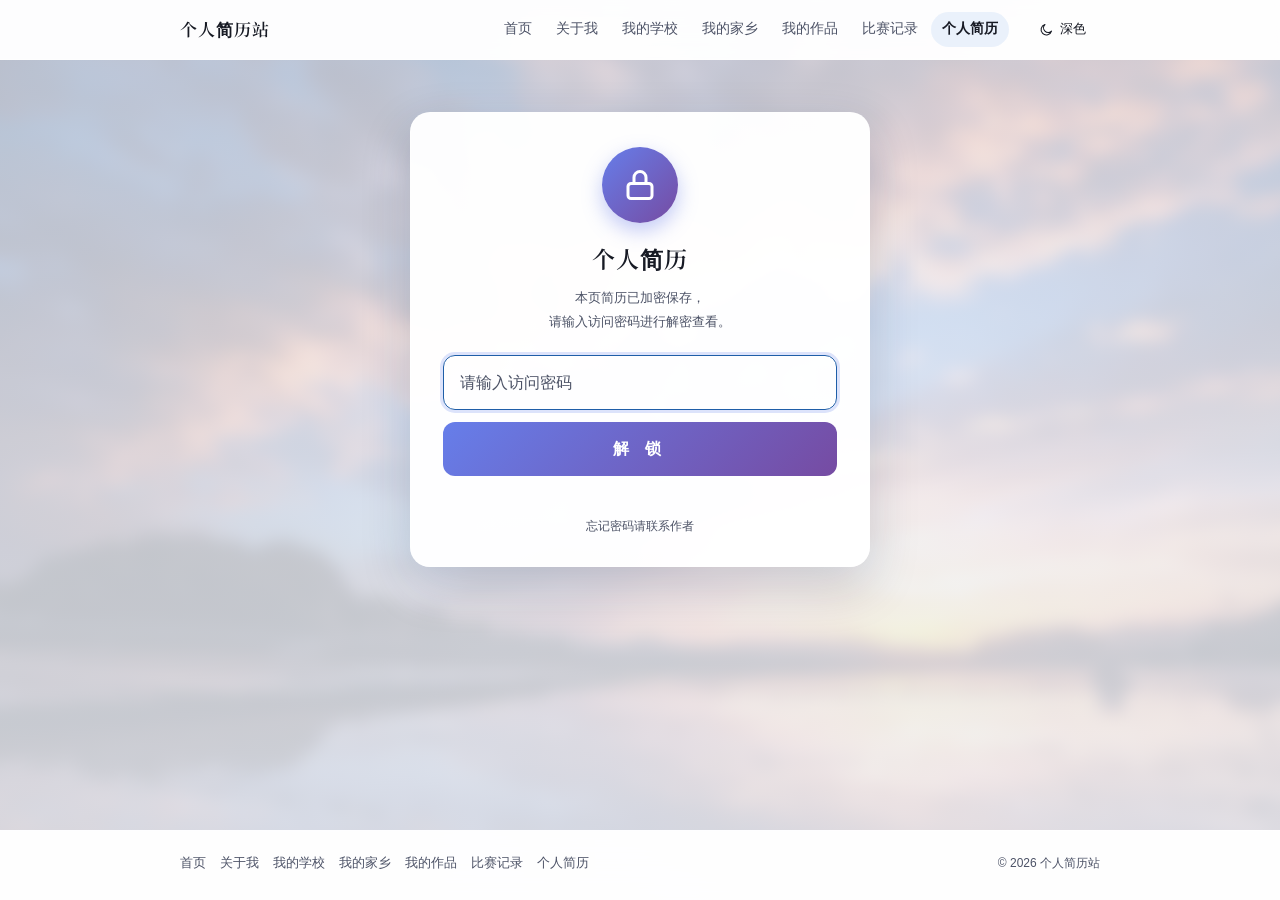
<file: intro.html>
<!DOCTYPE html>
<html lang="zh-CN">
<head>
  <meta charset="UTF-8">
  <meta name="viewport" content="width=device-width, initial-scale=1.0">
  <meta name="description" content="个人简历网站的简历页面。">
  <title>个人简历 · 个人简历站</title>

  <link rel="icon" type="image/svg+xml" href="assets/img/favicon.svg">

  <!-- 关键资源预加载：背景图是首屏可见背景，越早开始下载越好；
       gdit-crypto.js 是解锁流程的依赖，不能等到解析完才去拿。 -->
  <link rel="preload" as="image" href="assets/img/default-blur.webp?v=89836fc8" fetchpriority="high">
  <link rel="preload" as="script" href="assets/js/gdit-crypto.js?v=e35b370f">

  <!-- 首屏防闪烁样式：必须在 site.css 之前，见 gate.css 顶部注释 -->
  <link rel="stylesheet" href="assets/css/gate.css?v=f0db97cf">
  <!-- 整站设计系统（背景、蓝色商务风、页头页脚…） -->
  <link rel="stylesheet" href="assets/css/site.css?v=8d6eeb79">
  <!-- 简历正文排版（由 jianli/ 生成，只含排版不含资料） -->
  <link rel="stylesheet" href="assets/css/resume.css?v=03edf251">

  <!-- 主题初始化：必须在解析阶段执行，否则首帧会从深色跳成浅色（闪烁） -->
  <script>
    (function () {
      var t = '';
      try { t = localStorage.getItem('gdit_theme_v1') || ''; } catch (e) { t = ''; }
      if (t !== 'light' && t !== 'dark') {
        t = "dark";
        try {
          if (window.matchMedia && window.matchMedia('(prefers-color-scheme: light)').matches) t = 'light';
        } catch (e) { /* 忽略 */ }
      }
      document.documentElement.setAttribute('data-theme', t);
    })();
  </script>
  <script src="assets/js/site.js?v=ed7e8a77" defer></script>
</head>
<body>

  <a class="skip-link" href="#pageContent">跳到正文</a>

  <!-- ===== 页头导航（六页共用；锁屏期间也可见，站点结构不是秘密）===== -->
  <header class="site-header">
    <div class="header-inner">
      <a class="brand" href="index.html">个人简历站</a>

      <nav class="site-nav" aria-label="主导航">
          <a href="index.html">首页</a>
          <a href="about.html">关于我</a>
          <a href="school.html">我的学校</a>
          <a href="hometown.html">我的家乡</a>
          <a href="works.html">我的作品</a>
          <a href="records.html">比赛记录</a>
          <a href="intro.html" aria-current="page">个人简历</a>
      </nav>

      <!-- 深/浅色切换：图标与文案由 site.js 按当前主题更新 -->
      <button class="theme-toggle" type="button" aria-pressed="false" aria-label="切换到浅色模式">
        <svg class="icon-sun" viewBox="0 0 24 24" fill="none" stroke="currentColor"
             stroke-width="1.8" stroke-linecap="round" stroke-linejoin="round" aria-hidden="true">
          <circle cx="12" cy="12" r="4.2"></circle>
          <path d="M12 2.5v2M12 19.5v2M2.5 12h2M19.5 12h2M5.2 5.2l1.4 1.4M17.4 17.4l1.4 1.4M18.8 5.2l-1.4 1.4M6.6 17.4l-1.4 1.4"></path>
        </svg>
        <svg class="icon-moon" viewBox="0 0 24 24" fill="none" stroke="currentColor"
             stroke-width="1.8" stroke-linecap="round" stroke-linejoin="round" aria-hidden="true">
          <path d="M20 14.5A8.5 8.5 0 1 1 9.5 4a7 7 0 0 0 10.5 10.5Z"></path>
        </svg>
        <span class="theme-toggle-label">浅色</span>
      </button>
    </div>
  </header>

  <main class="site-main">
      <!-- ===== 锁屏门禁：默认 hidden，脚本确认需要密码时才显示 ===== -->
      <div class="gate" id="gate" hidden>
        <div class="gate-inner">
          <div class="gate-ico" aria-hidden="true">
            <svg viewBox="0 0 24 24" width="36" height="36" fill="none"
                 stroke="#ffffff" stroke-width="2" stroke-linecap="round" stroke-linejoin="round">
              <rect x="4" y="11" width="16" height="10" rx="2"/>
              <path d="M8 11V7a4 4 0 0 1 8 0v4"/>
            </svg>
          </div>

          <h1 class="gate-title">个人简历</h1>
          <p class="gate-sub">本页简历已加密保存，<br>请输入访问密码进行解密查看。</p>

          <form id="gateForm" class="gate-form" novalidate autocomplete="off">
            <label class="skip-link" for="pwInput">访问密码</label>
            <input id="pwInput" type="password" placeholder="请输入访问密码"
                   autocomplete="off" spellcheck="false" autocapitalize="off" />
            <button id="gateBtn" type="submit">解 锁</button>
          </form>

          <p class="gate-msg" id="gateMsg" role="status"></p>
          <p class="gate-foot">忘记密码请联系作者</p>
        </div>
      </div>

    <!-- ===== 加密正文的容器：初始 hidden，解锁后由脚本填入并显示 ===== -->
    <div id="pageHost" hidden></div>
  </main>

  <!-- ===== 页脚：站点地图 ===== -->
  <footer class="site-footer">
    <div class="footer-inner">
      <nav class="footer-nav" aria-label="页脚导航">
          <a href="index.html">首页</a>
          <a href="about.html">关于我</a>
          <a href="school.html">我的学校</a>
          <a href="hometown.html">我的家乡</a>
          <a href="works.html">我的作品</a>
          <a href="records.html">比赛记录</a>
          <a href="intro.html">个人简历</a>
      </nav>

      <p class="footer-meta">
        <span>© <span id="footerYear">2026</span> 个人简历站</span>
      </p>
    </div>
  </footer>

  <!-- ===== 解锁后才显示的浮动操作组：上一页 / 下一页 / 锁定 ===== -->
  <nav class="page-actions" id="pageActions" hidden aria-label="页面操作">
    <a class="action-btn action-nav" href="records.html" title="上一页：比赛记录">← 比赛记录</a>
    <a class="action-btn action-nav" href="index.html" title="下一页：首页">首页 →</a>
    <button class="action-btn action-lock" id="lockBtn" type="button" title="重新隐藏本页内容">锁定</button>
  </nav>

  <!-- 回到顶部 -->
  <button class="to-top" type="button" aria-label="回到顶部">
    <svg viewBox="0 0 24 24" width="18" height="18" fill="none" stroke="currentColor"
         stroke-width="2" stroke-linecap="round" stroke-linejoin="round" aria-hidden="true">
      <path d="M12 19V5M5 12l7-7 7 7"></path>
    </svg>
  </button>

  <noscript>
    <p style="text-align:center;color:#a7aec9">本页需要启用 JavaScript 才能解密显示正文。</p>
  </noscript>

  <script src="assets/js/gdit-crypto.js?v=e35b370f"></script>
  <script>
    /* ===== 本页密文（build.js 注入，base64；正文明文不在本文件里）===== */
    var payload = {"v":1,"iter":20000,"salt":"35acf24385f9ff9edb6ccdae02b669f6","c":"SHFsq/y25qbBTaYeIgS6qju1nk8RQb742/[base64]/CAQPIYfMnm9MH/bW8ujyYgHRy7aBP16uAaV12PuA77e7XPUyWS8PgwaXmLI24a+wQNMASc4hUv08XEpu4SK5ddzwFBV8KTm9BznaRAYgk1kQtGgdN0+qDPuqIwsbZ2TWlCWf2pn6CtYZO+SHfpO0ldYyyB63bYj/AIWdQWFVzH0f8QouJHLJyYu+QMWHUYDXlB0MO93EUW2uhQBm0bRget5m4CSRgPOk+P9JSSyX1I2smdzFY6BLxmBlKcPv6f1HEkYy4u+kfov0F/mhOvf+Ej9l+YTixlRuhpIZnGm7Bz/J0f9I+deco5taiNTclm3mVWnLqZebyHMa/5nJYD9KalwfFcc44ky7HmTRfzuoUxv2VRx2838GuwIvfQN9dBHGBgg4fhw1nwj6AYW5aWEhw6g8ZZywvlHww5QkJ1EXCvfjxiWpMgeckCV+y79UtUITvxwrHJ1ySLUYhtQ5ieK5MNgdw2Lqex7oZR7Io1S9qR9+JeO5LPIiU7lExP4q/CycYpmgNw8N4fd++Pr21ZunrL0AkGsuL0Gv8fmolvHCxYKLO5mvzcut8hpsHJWB88n8WQywXt4FAizQq21NUkGn4JT7pKo/z6/vVOzarNVMXl/tEJWXMxx/kAI6GRdOdI/WQQ26bkHJT4aZoa/OHGPibbTmACLu2MLQAGuebuIDJaSP7+RIjc3ouCZKYgFg/o5kW4ysElws5sGHKLDG7cLLWdayiBsv7vMWc8LagdGj+oqIJB25zccquh43VON7+TTbuNmzEIbH1Lj+pf6Ge2uQVRhszWkz6ejaJu5LU6WcZn1kouqPOCdFtOJNWtY4D/5JyMP41AvRbL9RR3THvWRXyNYrNYwTl+WuZ7snig15yYVeFaboT1nJJUnHeHWc6zZVMb/rjHSdMt9G3DwwnPTxaF7OntPAFCdmHymhUB0UVPlRcgtAe63Vu7cIFUZD5J5iio/JwSY1GYQqBlrh+gmuH3zBkO+0P9AqyRBtaL1xZ0SUyG3oJw5I8r1Ym5UA+LTm1TBk5D2MuqHKCKGJualQAnNYbTjFWo5bUEYdZ/EN31sUTe2ZLIe/CBwTcIrPE599QqnP90/MZrLF6BOKaZPCtFZkTiFIvvTiq1re6Mqtd6Rmq+x5hippvQeW38Vb8wvkldxx5ue2gHGF19SmdBkOeLoAcOLihdWuTpcpoHsIkyNANcesNboNEjs4i68G53jGVqr5BdXN4TWTQ/2Fgds303pGqzf7wdZE43VZpJKwD1mj2fSzmVkWBwO5MY1I6D81ZugeSzps2TnXvrnWW3fruL4p8FeWlL/EwUDxZFQL3Ly6uDDPs9woTnvFrkDJAEO6CSqxpW3vUJHaebM5gKfu6iauMN6TOUIxA8RH2D3v/qw9EI5YrDv74KX4T6ESOovSbS73NlcZKVLrEnhcU7ZF6MNZOI1tNoPPYhiwkkN6RyAQ3FoLX8Y1Cf3Fqyq3e0gIQM1o28B8jd6K01/I/LKb7bam7bbaBeMAUNlvvcxqgPUa/sIzdVR2qcoxrCRoqnpu71iDqPFSUTDoE5UJDql5P8UPwdjcW36M+fhtmTHi7lPSrUITM0B5iDa6o6eDfkjj5ENvfmmnWp23n3GYti30zow7u3nwyqsJ+LpjwvB4kA/Y57WLrvzHO/+4nhsVoCq2XzRQ/8P8ffHJnkAtJ6xlnivUwvJYKq4aJoMWC6pwYY52V/nqSLaUKfIdsHJB+YgQOP2Mqt57Qd3W4DsvwdFCgzaMM+JnIxR16c3/isgF/5FHcNDjR3MDhWmUF1BQED8szC5IFCp25mgD4RJSP523AbKortjSf59IolKBTrLH03FM0LOv7XAuG14EN/07Jl30+mWi0LTU3qlV3yvVR2YlkELdfU+BIJgR9ldYjKpjeckVDtwKn/4gd7C7kYdo8WD36CIhlAAM8qUHJqeAoURhqB/uho11eGRe+iPFB5lXvSXx2qzmGDgKosmidU0e2W6edAfP1cwJu6D2kswXBi1pqk2ku2j3H1O6u7ipGZ2yLC3w6qwxZyEHazHC5dGs3X4sk7oHYbddffU4n/O2P+seZWs4pQAqUr04A0USwutcvr3hYZ6IiCYtXdaLK1GxQjbJaRtqyQk/KIyByr2pw9shiAeS+GpxiTxtcrJBwvPKs3Gn0dcUS7eGMh/7a6mU0cNHdtNiAVq52ni0LJUKBkUlow2zg96DviqrzUmChILjsoYyYc7qCaUu65MSnwUp7aHhwiZ38POKUlDkBYjZWQgo7hq6skcjYD9RCYIUix4XglmaynEh6cIhiaIAwoRZj7A7qB2zxmd+o2m+5e07yFUyg2nD+f3PtijC97iEHRietGR5i82EpYcxbDgp/XlsAf+uoKNoOVjKqH8GKzyLgxNXY0BVeKOlCn2kkybHk62QISh5MZyLMLQELIUaSFG7d6Lr3Ddwo18d6A/PIL5IfGgBBE8/LCGIDhYUmX0ucWqsXrFuznqdl1FmPnsrQ8q1YigZ41MwdurVEULUQ3OUapWDAB/4AGFl9kby3/ocvKvGD67iXeK8irOM9t4qzJ9BF0N6mmaoaVDj8TM1T/beBFi3Sj76MNBB3VIO/Bm+hoM6c23hQWjvnSOi3ra2Yfb/BONrUCkw22mF1BkVpPgTyxhwY0Y5gBxo+HFt05IfKw2LMrD97XlgJxKQwsFhQP4VmFsXX7onemV1Ruqsx53WaLbWtwL+ZKwD71dFiAV4vkstDoZfrrNVFpNz3nzlSEDaovK1uSw/kdVIpwTQQJf4LWdfm/[base64]/YbtVFSwmJhKI0Jn5sEu9+679ZfZGNaBpM1Y4XK+K7LCfb8g7w/G1fX6vixfkP+NYnH9PIdqtIn3qQxMzn6K+/ZCQEs+mk/rQseEhkLwemaeQB4Rc/LBJpNp4hvTDC8OhVrpj8gir/kjrmojWz7AqZJtCW/uoAN15S/DJLERj7QdNJE2gd7POXXZXSKLsOO3aNYkaOirZ5gd+N3mxUkmk8xp0Y/ThCxVSBENv+U8lpsd4vKF4AM0oGBUxEQclBPXhNcnm2zsjPHfjzi0z+E75ZaZzpNeqMT0sHkpohX2rbHMyKZCZxbBm7O284TvHS7PKGuMAIEIBIJuhkX4FvCGW3+VCJkbx3MeuP6HOXC/olpJxCwkWy3G12GKb/uHxcK30cU7/4KWrSRhBf6sh09cwpkkJSMupDGs4F2ugcoeeyhcuEqD9Urdv6JHASlJYgc1EF0BohxGb8rZITCwPh4cPXVJuOWoBlyFLuz8ISnSBl1VzM5+pyAeS/vaCsclfu5lO/NcS5FGRH5+TtcZRfSWYVqmvqgV8xzfGu+FJA2x1jby3DRnsaqGBtfEHbfqSJ1osNgD7LTTSBdyV/1JuQAv36IYVi3tNAhUI+8OHIcQ6mkxImCx5ZXHWjTqmAap9ZTcqC5BUUKEdbK1Zo4BjYNnLfM151hFLRaHumTQD3VvZUTFliMZcOEfjZhXSugtxlj8MgETj6kvEXNgxafoxGarhehGs1+V3aZLY22jIIZ2+OHO/iAM7eCQ/MiOrO8y4iSut+qFHGkQacuDjuiH2r13EhTsRyeWx1l5fh+1BsaZfgA0QqjgqI2f++gyne9TZdeHvNxTPXR6AwAsrAM2RO54z3Vi4W1J1iJ2wlD3AKlM1THE4HlP0VnraVcB17LqmwfQDD/xABuzecWgUtp1aIAbzfVCpKQcJWT46EzoEPAZMScIwb342/0Z5fiYMMsCVwoG3dbvrUirY/CEM7kra16qTDlFLnJ0sgZZRAR3z2ceWay1uf+/AK/TVAldjvddINA1F1fyCna+/7rA28RFbNq89+iNWd565Y7Y6Pi41CXhOjgaqAC/9Qi1xG3TRx+m8M/2aBJ7kekZJ69XWdCHkujP75TqVpbaZVuccCmc8SGZBGz8tmryN5wSYxbM58QVipOzs92zp+mTt8eUcjVqXNhLgo+DKup4FiYZaYYQQBG3g1RZ0XvvInRWFp1e7iDdsc/OK3A5p02olCwAYDBUCU6gB5kdmfUGKLtj2Yh1bGbTYSQkGAC1vtWALVKm2Px5LSJpjupAeLhIPYZ7o8BYOefjTZCS5aRKSnvRnlpzj0HGbGE9S5Vwe6jRyu/JJXRkqkrJK2PBD/TgYMyxVwTXSjCUcPl+oRT4Ia+jSyPigKVhRtMJNgXOJNpHATHXPwT0VUL01NFkxR1GlVmvP8e0yYG6Oa/ffl7h5Fa7vW0A41l9PvdBlr7DLdfcO+Mtm/u3I3uKi1ODvRb2cT01CKljMWwJba8dYXpR4HkimGUUyJQDI8eIheXArJg2cjGFmuXY67sHErmK5Vm1JXnFSNiXgIZR8Lx1SQSHHzWPciVunYt5gZRZR/zxee02IbKTR77qHomhodHGx7g75/BOcn9Qx5E4pxVUZ9UMB0zr1CUVmwKf3mw/Tq7fGt7mUfYA/CaAgTNA5P9ngzRB25eV8/IdTP6SqxxqvlfgLvpjti/u+kpqnHeDAwxi0WWt55URtGHvRls5tgLabFcAe3FFBolRL9Zy5oWhFXH/BsCkFX+M0pXw88r7kdbARtaz92USnXIcO0tI5c5FeWn8MiTMFNtYG/xGcEibQuxyUFSs2qsW6fakkcHs0wRVwZjrj3OXog5vzCni9mYDj5wN/kDD4gfhht2Yt5wpnhQ9X1ZiR1y7mvlVSNjnX+E8dbXMc19FeRs2aCKOuN8ghQ7pCkap5r+vZqRISwsaZjNBVhn86fJLWOlkY5MdekB+0gfLxAuCkoTeHGQh9gp3EzZu/fl+eioZU0Ua0cIZgqZiAqHk/xYl6ecXG72aLnMejwFoY7SZff7BSh1RQKKzQtUGXoqKmS0lsu1X3f8Hy67hetlytQlBfEFvSi/UJ6Cc+s00F3TFWSnb9PjEpbxX6KP+6dOLCE6JBQplCJ18eT77wq+jcxkMty5WQoJymDfj51LHyuYMl5gmdYo5lb6QZoKIpdezZ/6hJ0phUvE/DZuqy2Z510x8w4taUTXQHncMIvdHn1+ZGiDDMRpyHHoDvrX/aVoOMQaqUAxwLnXOZZy06RNsqvCvehfCPTqmEIllUbieOLlGog6uKeGnG7LfVetmEKWA0zbPA/NDhKI9GQnnpapnSCegxMs/hkGvHz2/XkBFcM9WfuVKJYBe0uakNsvUxRPP3UNVBq+JhRROH2eEVhLYRniBG6kh5CefOPYSU6LonrYgGKqUmfbI+kkRiHJb6Fr+HBDu3BYVzU9HO5xFZ0M/XIlBddEU4CAfm/y9FRRq2sBXaoIF+c1t9Qf5pawfVCoo635rM/tVe6rHE4DKYJ9izoFFmXMkqM0n/HFR6eCsOG7VnTx9Oo1dbxG7JDoWMcUwX9KlZl1DzZS9vI1wVLTwEQrQmtV8OuJle1wMX9iacqQYmEUecFlMAZyERurbZ1J6rXmIEK2m1FZlbuUKp+4dzE8xSmS7s8QEdq6irWVh82q8x+KHCIIvDRJBzdiDJB/jbM3+dSlf9DCYE+vhA79b4PsTcBnrqQgnpNZeV0DinaRBz8PSwWDfJnLCte7XVph2ZBR9WBQDT7a42OPpz9KJ6ZTBAYyyrkIYoDkqHbjJPlTfwjMPvHMSsILN71S+JViGs6Q6xWbJwoeDULmrshg6HIxKEC2JyGBJ91PAwQ1Nal4TIOZ/hWJfGGA8IHSmPA+T43KVowwDAu6gwe7CW2OQsVFwLbiL6tvNM1mePONDHS4rM3DvqV+3guNWUycSsyMTxdmBCUCIrSTCSmdjOitMp+XV8ziLIMv2C/PwGqtzsVBXSPMC5OWF3IGQCuhSiXC84af1+0tibxamlnCX8ZQM+5A3Ac9X5R8bp5+OP/FPKk+sGGej4h3tFA0X2Z+geMdwkxThcc3E4nTJDjFD6S/VrZJLVSz2dLl7MtkikuxFLmTBPgpljJwKBdncnHDynT87XHcxr7dzkI3TlrI2ZVpTQHaWxXPr5Bj0gw6rWr4DU54jiBJndpcUjIgx877oak1vc6/DgSVWblt4nldottH1WBfsSCQI3TZlTFB3/XFjGe24xSqpgPnwPreEpm4akF5KeH56aT+4nAVth7gtKl3UzJCK0yqjJQ6V+lf+bko6OQpJax4o3lHMDfqfyk22Kjo3frizrop8ZSBt5XJPGx4c2yLC9SlNE/9v+Ep9wAhITo/RcTlXfbJRdCnK3aBdowJBSYWPEUrh1meUNU1s3naXk/x+bCFwmhnvDdJqgkQabMQcXWwLhMtgKJPET8FUgQ+LSxYwhMSnurZUDpycgIn7/GcDWULK8nMqScsNg3NIcBx/B5NfDcMIeNVDKQrAhAjGyIKBxvkPyXLTx2xPGNNUq51zCKshhMvYeCNfXuiTuMlPqzbEx1owvhYBmr5JWDa7ZPG81O/mUaLLmBff83NHLEJmeBdAXebqy1b9tomH6sOMaeShZKNVpN8VeXY+KcythXN17gNsUQC/SU/6XlsnctguHxsvVaHroK8hGmBba+arY3b2xjcg1GehUynYehQdfhjn2B7WNSIgnlYwce9p4uk+aw/Op4Oh7vtxC76KSsFNPxOnQ0ncBHNIkPRnQrh0Uf2X7LK4WI79+BiG1Z1cb5jXA/nemjoBSPVByqbgML2xTDAWnixahwF0IYA5l6fck3Fkl5YnodyE2SUfTyGDHaDYdsFJ6raebJD5zSLM9cU+0sxK7GslIkFIMKoVj/a8yWwhDRzzlOpQ4pNsMJtibkDGPw3+5/p8+HgfiStZ3ueouDA7uQCC6mx0Yu2NrzjIwOL825T2Yc3xkqSFrb+uyZPQM0UGAF8rog6ZIZB9+hmDM0aXCSQ7RCdeJVSLalo6A3+1OWjZ2hPmMP4J/aBCdDNIYIhPCTL9YfRK89EhxhotKOEuA+Q7zSuGBIZBBcnZAroFFz2+Zt2mgetmVBIQrzFRDRojNKr29FGLxrGW3MkOgbqQayDfPFDgUSv5p/uyi/G7rzq72ztwO4vTLuocN4sKijwfaAyOk5JorJJnLxnMiftDU6n+zovx4vrFOsswQmvUWe18JNMHL8PtQhQ=="};

    (function () {
      'use strict';

      var payloadData = payload;

      var gate     = document.getElementById('gate');
      var host     = document.getElementById('pageHost');
      var form     = document.getElementById('gateForm');
      var input    = document.getElementById('pwInput');
      var btn      = document.getElementById('gateBtn');
      var msgLine  = document.getElementById('gateMsg');
      var actions  = document.getElementById('pageActions');
      var busy = false;

      /* ===== 站点级公共逻辑（六页共用）：会话免二次密码 + ?pw= 自动填入 ===== */
      var SESSION_KEY = 'gdit_unlock_v3';

      function readSession() {
        try { return sessionStorage.getItem(SESSION_KEY) || ""; } catch (e) { return ""; }
      }
      function saveSession(pw) {
        try { sessionStorage.setItem(SESSION_KEY, pw); } catch (e) { /* 隐私模式静默忽略 */ }
      }
      function clearSession() {
        try { sessionStorage.removeItem(SESSION_KEY); } catch (e) { /* 忽略 */ }
      }

      /** 从地址栏取 ?pw= / #pw=，并立刻把密码从地址栏抹掉 */
      function takePwFromUrl() {
        var raw = (location.search || "") + (location.hash || "");
        var m = raw.match(/[?&#]pw=([^&#]+)/i);
        if (!m) return "";
        var pw = "";
        try { pw = decodeURIComponent(m[1]); } catch (e) { pw = ""; }
        try {
          var clean = new URL(location.href);
          clean.searchParams.delete("pw");
          if (/^pw=/i.test(clean.hash.slice(1))) clean.hash = '';
          history.replaceState(null, "", clean.toString());
        } catch (e) { /* 忽略 */ }
        return pw;
      }

      /** 解锁：关掉门禁，显示正文与浮动操作组 */
      function unlock(html) {
        host.innerHTML = html;
        host.hidden = false;
        host.classList.add("reveal");
        gate.hidden = true;
        document.body.classList.add("is-unlocked");
        document.documentElement.classList.add("is-unlocked");
        if (actions) actions.hidden = false;
        window.scrollTo(0, 0);
      }

      function shake() {
        gate.classList.remove("shake");
        void gate.offsetWidth; // 重新触发抖动动画
        gate.classList.add("shake");
      }

      /** 门禁忙碌态：解密是同步重计算，先禁用交互避免卡片 */
      function setBusy(isBusy) {
        busy = isBusy;
        btn.disabled = isBusy;
        if (window.gditSetThemeToggleBusy) window.gditSetThemeToggleBusy(isBusy);
      }

      /** 尝试解密并渲染。silent=true 时不提示错误（用于自动解锁）。返回是否成功。 */
      function attempt(pw, silent) {
        var plain;
        try {
          plain = GditCrypto.decrypt(payloadData.c, pw, payloadData.salt, payloadData.iter);
        } catch (e) { plain = null; }
        if (plain === null) {
          if (!silent) { shake(); msgLine.textContent = "密码错误，请重试"; }
          return false;
        }
        var data;
        try { data = JSON.parse(plain); } catch (e) { data = null; }
        if (!data || typeof data.html !== "string") {
          if (!silent) { shake(); msgLine.textContent = "内容损坏，无法解密"; }
          return false;
        }
        saveSession(pw);
        unlock(data.html);
        return true;
      }

      /* ---- 手动解锁 ---- */
      form.addEventListener("submit", function (e) {
        e.preventDefault();
        if (busy) return;
        var pw = input.value;
        if (!pw) { input.focus(); return; }
        msgLine.textContent = "";
        setBusy(true);
        // 让出一帧，先刷新按钮的禁用态再开始重计算
        setTimeout(function () {
          attempt(pw, false);
          setBusy(false);
          if (!gate.hidden && input.value) { input.value = ""; input.focus(); }
        }, 30);
      });

      input.addEventListener("keydown", function (e) {
        if (e.key === "Escape") { input.value = ""; }
      });

      /* ================================================================
         解锁流程（锁屏默认 hidden，只在确实需要密码时才显示）
         1) 会话里有密码 -> 静默解密；成功就直接进正文，全程不出现锁屏
         2) 静默解密失败（比如重新 build 换了密码）-> 丢掉旧密码，显示锁屏
         3) 地址栏带 ?pw= / #pw= -> 显示锁屏并预填，等用户点解锁
         4) 什么都没有 -> 显示锁屏
         ================================================================ */

      function openGate() {
        gate.hidden = false;
      }

      /* ---- 1) 本次会话已解锁过：直接进正文，不再弹锁屏 ---- */
      var saved = readSession();
      var unlocked = false;
      if (saved) {
        setBusy(true);
        unlocked = attempt(saved, true);
        setBusy(false);
        if (!unlocked) clearSession(); // 旧密码（比如重新 build 换了密码），丢掉重来
      }

      /* ---- 2) 还没解锁：这时候才需要锁屏 ---- */
      if (!unlocked) {
        // 先把 ?pw= / #pw= 取出来并清掉地址栏，再显示锁屏，避免闪一下空输入框
        var fromUrl = takePwFromUrl();
        openGate();
        if (fromUrl) {
          input.value = fromUrl;
          input.style.borderColor = "#a8c8f5";
          input.style.boxShadow = "0 0 0 3px rgba(168,200,245,0.25)";
          input.focus();
          input.select();
        } else {
          input.focus();
        }
        input.addEventListener("input", function () {
          if (input.style.borderColor === "rgb(168, 200, 245)") {
            input.style.borderColor = "";
            input.style.boxShadow = "";
          }
        });
      }

      /* ---- 3) 锁定：清掉会话密码，回到锁屏 ---- */
      var lockBtn = document.getElementById("lockBtn");
      if (lockBtn) lockBtn.addEventListener("click", function () {
        clearSession();
        location.reload();
      });
    })();
  </script>
</body>
</html>
</file>
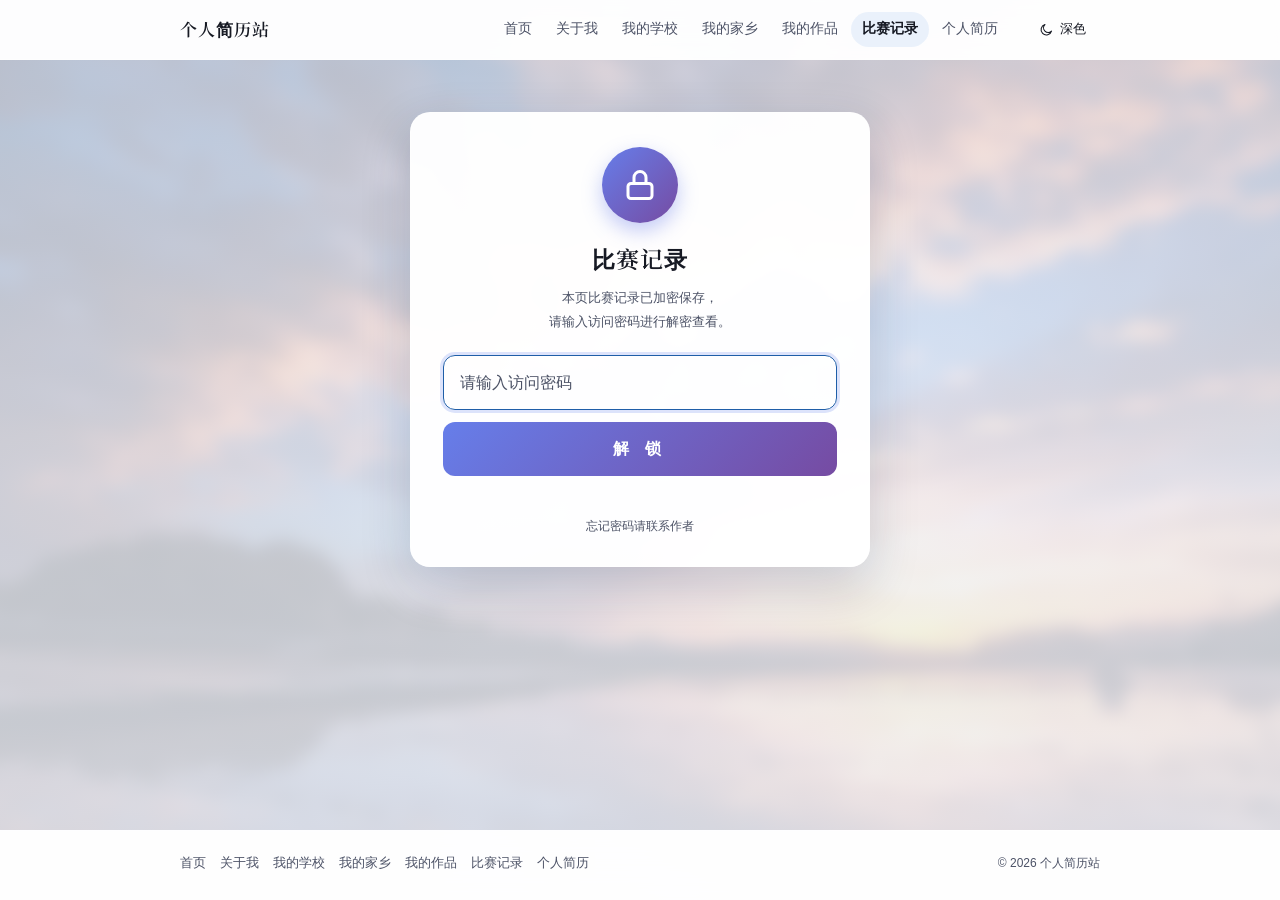
<file: records.html>
<!DOCTYPE html>
<html lang="zh-CN">
<head>
  <meta charset="UTF-8">
  <meta name="viewport" content="width=device-width, initial-scale=1.0">
  <meta name="description" content="个人简历网站的比赛记录页面。">
  <title>比赛记录 · 个人简历站</title>

  <link rel="icon" type="image/svg+xml" href="assets/img/favicon.svg">

  <!-- 关键资源预加载：背景图是首屏可见背景，越早开始下载越好；
       gdit-crypto.js 是解锁流程的依赖，不能等到解析完才去拿。 -->
  <link rel="preload" as="image" href="assets/img/default-blur.webp?v=89836fc8" fetchpriority="high">
  <link rel="preload" as="script" href="assets/js/gdit-crypto.js?v=e35b370f">

  <!-- 首屏防闪烁样式：必须在 site.css 之前，见 gate.css 顶部注释 -->
  <link rel="stylesheet" href="assets/css/gate.css?v=f0db97cf">
  <!-- 整站设计系统（背景、蓝色商务风、页头页脚…） -->
  <link rel="stylesheet" href="assets/css/site.css?v=8d6eeb79">
  <!-- 简历正文排版（由 jianli/ 生成，只含排版不含资料） -->
  <link rel="stylesheet" href="assets/css/resume.css?v=03edf251">

  <!-- 主题初始化：必须在解析阶段执行，否则首帧会从深色跳成浅色（闪烁） -->
  <script>
    (function () {
      var t = '';
      try { t = localStorage.getItem('gdit_theme_v1') || ''; } catch (e) { t = ''; }
      if (t !== 'light' && t !== 'dark') {
        t = "dark";
        try {
          if (window.matchMedia && window.matchMedia('(prefers-color-scheme: light)').matches) t = 'light';
        } catch (e) { /* 忽略 */ }
      }
      document.documentElement.setAttribute('data-theme', t);
    })();
  </script>
  <script src="assets/js/site.js?v=ed7e8a77" defer></script>
</head>
<body>

  <a class="skip-link" href="#pageContent">跳到正文</a>

  <!-- ===== 页头导航（六页共用；锁屏期间也可见，站点结构不是秘密）===== -->
  <header class="site-header">
    <div class="header-inner">
      <a class="brand" href="index.html">个人简历站</a>

      <nav class="site-nav" aria-label="主导航">
          <a href="index.html">首页</a>
          <a href="about.html">关于我</a>
          <a href="school.html">我的学校</a>
          <a href="hometown.html">我的家乡</a>
          <a href="works.html">我的作品</a>
          <a href="records.html" aria-current="page">比赛记录</a>
          <a href="intro.html">个人简历</a>
      </nav>

      <!-- 深/浅色切换：图标与文案由 site.js 按当前主题更新 -->
      <button class="theme-toggle" type="button" aria-pressed="false" aria-label="切换到浅色模式">
        <svg class="icon-sun" viewBox="0 0 24 24" fill="none" stroke="currentColor"
             stroke-width="1.8" stroke-linecap="round" stroke-linejoin="round" aria-hidden="true">
          <circle cx="12" cy="12" r="4.2"></circle>
          <path d="M12 2.5v2M12 19.5v2M2.5 12h2M19.5 12h2M5.2 5.2l1.4 1.4M17.4 17.4l1.4 1.4M18.8 5.2l-1.4 1.4M6.6 17.4l-1.4 1.4"></path>
        </svg>
        <svg class="icon-moon" viewBox="0 0 24 24" fill="none" stroke="currentColor"
             stroke-width="1.8" stroke-linecap="round" stroke-linejoin="round" aria-hidden="true">
          <path d="M20 14.5A8.5 8.5 0 1 1 9.5 4a7 7 0 0 0 10.5 10.5Z"></path>
        </svg>
        <span class="theme-toggle-label">浅色</span>
      </button>
    </div>
  </header>

  <main class="site-main">
      <!-- ===== 锁屏门禁：默认 hidden，脚本确认需要密码时才显示 ===== -->
      <div class="gate" id="gate" hidden>
        <div class="gate-inner">
          <div class="gate-ico" aria-hidden="true">
            <svg viewBox="0 0 24 24" width="36" height="36" fill="none"
                 stroke="#ffffff" stroke-width="2" stroke-linecap="round" stroke-linejoin="round">
              <rect x="4" y="11" width="16" height="10" rx="2"/>
              <path d="M8 11V7a4 4 0 0 1 8 0v4"/>
            </svg>
          </div>

          <h1 class="gate-title">比赛记录</h1>
          <p class="gate-sub">本页比赛记录已加密保存，<br>请输入访问密码进行解密查看。</p>

          <form id="gateForm" class="gate-form" novalidate autocomplete="off">
            <label class="skip-link" for="pwInput">访问密码</label>
            <input id="pwInput" type="password" placeholder="请输入访问密码"
                   autocomplete="off" spellcheck="false" autocapitalize="off" />
            <button id="gateBtn" type="submit">解 锁</button>
          </form>

          <p class="gate-msg" id="gateMsg" role="status"></p>
          <p class="gate-foot">忘记密码请联系作者</p>
        </div>
      </div>

    <!-- ===== 加密正文的容器：初始 hidden，解锁后由脚本填入并显示 ===== -->
    <div id="pageHost" hidden></div>
  </main>

  <!-- ===== 页脚：站点地图 ===== -->
  <footer class="site-footer">
    <div class="footer-inner">
      <nav class="footer-nav" aria-label="页脚导航">
          <a href="index.html">首页</a>
          <a href="about.html">关于我</a>
          <a href="school.html">我的学校</a>
          <a href="hometown.html">我的家乡</a>
          <a href="works.html">我的作品</a>
          <a href="records.html">比赛记录</a>
          <a href="intro.html">个人简历</a>
      </nav>

      <p class="footer-meta">
        <span>© <span id="footerYear">2026</span> 个人简历站</span>
      </p>
    </div>
  </footer>

  <!-- ===== 解锁后才显示的浮动操作组：上一页 / 下一页 / 锁定 ===== -->
  <nav class="page-actions" id="pageActions" hidden aria-label="页面操作">
    <a class="action-btn action-nav" href="works.html" title="上一页：我的作品">← 我的作品</a>
    <a class="action-btn action-nav" href="intro.html" title="下一页：个人简历">个人简历 →</a>
    <button class="action-btn action-lock" id="lockBtn" type="button" title="重新隐藏本页内容">锁定</button>
  </nav>

  <!-- 回到顶部 -->
  <button class="to-top" type="button" aria-label="回到顶部">
    <svg viewBox="0 0 24 24" width="18" height="18" fill="none" stroke="currentColor"
         stroke-width="2" stroke-linecap="round" stroke-linejoin="round" aria-hidden="true">
      <path d="M12 19V5M5 12l7-7 7 7"></path>
    </svg>
  </button>

  <noscript>
    <p style="text-align:center;color:#a7aec9">本页需要启用 JavaScript 才能解密显示正文。</p>
  </noscript>

  <script src="assets/js/gdit-crypto.js?v=e35b370f"></script>
  <script>
    /* ===== 本页密文（build.js 注入，base64；正文明文不在本文件里）===== */
    var payload = {"v":1,"iter":20000,"salt":"fe862883403290f0ace186cc3c308339","c":"xEdNvgeZFwyiWnFcMi+tJnGFcxYUQUubdh6fGM9RYgtpZ/cuSiVUQSSwUFI0Z9rolgp3KI6pk8GW8coOMkj2L3NFOrk6U4VEKsmqPchnCovvu/RH+zjNtghBM+tP2bnyMcloGRb0OdjSlB3VMyYTkgqz8xc817pk8WKSVyI9nsD5j2vCJTzX1Jls/suzc/dOydrdrx9NtKCiPy8+eLfc8S65X/[base64]//AhaLvpbJjD6QSfQp/nm8Web6p8E73ksMgRM1kX2M4on8/wR8oonBI6Pv1P+1RV7tP1CCRGa2fmGg+p+mH6c9ZcR4mNtYDBKarvFKK98HDkmNIbiRTQwZlx55rPn8FxSj9dNJDIyJj5Xs4Nouws+T07Tvn/j2ljk9XSPfSrSpztFGcHNHTMU6C6hltzJFONgK1798JRuYwD2WAlkMemeLaDwamkv8eTq6+AIQ0PNzrKLZYxAGFSE2BgPZk7NYLu+nLq2SFmMSCjKKDiOfpLfX/1tYn+61PaGZ0FG6GWWqRwXl8P/g6hzCHcrgdrp4IBSGD8I6WW/6ilpVD7/cFTOF5/9MwZ1MsF5981SP2tUbTgCOOGPlV8X6Hw6tw/BCzKJyqsjfxVlqmFr2/bnKcML7dM9Fv0efXYUDCPZKUnkbut+D6sKUk9w1Peu7/u51cd4g3u+BhbjxRw74BmGXjepTzFwFaO/6L0Jgb0JyLKIW0gB/J5EojJgY90gDqlMPEwsSSnjdhVLpFUnL0RgEP6D0FPkqATNeJZYp2nTzdQEuBTthWud4tfW92J5lTuRLqW/uBi6Guj8XmjdfGXhSj9NPN1o1qI5EupuABXgRinX7zqKcPggZroDyeWlshrnsuX/jzARIVfSvqjSFdeULEaGRaPvCuYQ5aecD2A3WFKdg7dfRHoJFZDhczstIEElPsHipe7HoB295k9fF3qNnmES9Hl7TJEbGTis8GLtxzeN8/d1RnQWcUf/Vp8+/h04n1OvWUjFUayD91SXa8N3barTTajK6RfUs//gPHa7aIEaqGugKs6LVDGfYbv9f36F96nM+/afB3aO5RwQVUXTlem6jg33xvvXAVmKFu9xW/QrdOvCMuI+bLBf3Avqs6m2FAv0Tl1oQ/yL0FAlwQUzndVybq1aOsVJVPl/ex12o5B6ZvjyY2ngUQ/eKwwZaDrHvx8zGtk6bJyn6OTlqgXnXh738OwVfr3rgiUuTsDZNhG8iQpjQN4KlQDW51G6rAuMQ2NgZ8Juexz2usVCHSG8yBgaBjLWkrNySSqeCOsg145fJNV/mZzc0rvmdMyNh1BBq9t/r17i4BuaezQ5WR52kCwxOZGMDTWdcmvNrLf74dGAVOsuilmz6tKD7vbnlfpGEBsAqTnp3JwiKFdiR9wLKkwT+/[base64]/dnCrrlRgCpb1sYbQhkTrL/HCgWAlYHttepNavSoxJqSgAn/yylz/WeFKtM9fA7/0UkOuk9M0+OWKL+tpUG2Q7m+nD4dsrXNESy/tTylt4gxD964cm8YDzAev2XAFLme9HlSvUOa8DG94/B8+TKZl/K9SZ0JoMPjyTWFmJ7646/zfJrUd10z854p1bYyoSrjKILGvvOMkcxRC6w30TTEek21MkMhmQgiIRjyka8KX8YBZxPxlQu3rrv9+mmXXawN0USzqRf81QK7tLIeB+VT/ndsEVm2kjGEe1QkKmG2BpESvbcnYZUZ10Ab/ZpQSLTjFtJxs6hsmc6m10QzsLLBoHggBiJ+nh/+iqgwJ1aM2t44lzlesN5F5T+0dZJEMKNTYstCjm+4t/JwT9qttJM0Pt51z2W8rnjSA6iScGs6Y0LdXXnq870DMd7F7hFo0Z3qbQK4g1UPP9dFUyWDrPwK+mDDyc00MGNnKt1T0AtxdC06nJ2HJDBd2+rXETahlL240HjQ8cBJqfeOkIAAvmezHAwo0oh7Cyd/UMyOOkF0FVqvtQVml1kqJCvo+c3J+hJ/9eMz+TN7cLLnzNMsV6CDfEvga3gMgRwFT/FgSdrO50FmKcVxSpVoyMl8NEoInW1RXYBue4fZJbm5JhTJi5zdvJRxwzKLb3jzBqbGPlAxQ7v+8++CkmBfiDyWgCqOHKg/4hTN19qVWqvoGT8F91Gz4fsXdDDCfSBWE0CiJ3CHWIC1Ba6NG4Ke9pEIFz+XF1hmJWpOS5bVeXhTIXDKntFAkDgIDRA/fdO991V5BaoHZF90LDZYXo5Ucmhlc7QXR7OeXKZGWbgjua5qLJkTnzQAADPaOTOwegGdQsnxLkQpWEsRjRvRPBlXKjfXeB9/vJ/pqW1bhyqahNTtFcPbWBuky0MOBTwTk9rgUgIpBzbfrHLr5cRfk5DRDECoEsMMHcxgqsE6JxwPT+bcj7NegpoBA6YRhKs9MNmGgrV04MmYwl3dV3LU4hy4i3z3/QzYtAf/CEgGtWo4hk9MELL6cbInSFd8hEpfCIWQwzSOzjEp0l0TPdN8Tfxnd4628R+FfGDpY7lZHuEHJaAnpHMvitt9P21Bxh08huxbAPp6LyniR8AXAIBIxGZgVVl9JnMIxp4NCDhPuABmdDw9+cYneOXxaWS3BVbyvy01inhy09G8/h/5nV5xfUhs+SEDUDdRIOQ8InrJVr9eRON+ZcBONWgQ6Oh6KX+/Jlh8GMFkpct8K/T8EIT5U/yljske9czj4BZ6efg75SI/Z2+WrV2nsS4HhrMwZRmb1c5M53DVBUKPW7LCeP4cSwPqISnEXmFN6X1DrBnsCR4tELonvF3lrvcWOBziMWWKsRICsM4jCMQ3rvVShEsVRs7QORTOYAIdDWqN309olmEA2acvZzVdk6L48ffpCyl9TZk3MtQ/j9M+1TLw/Cfe9tI9XwuAfb9XDFk1PoUmlee1i2a/oYV0kSgTQfJmVnnVShVi4dQgrIqTGBwt/R5G0NfqXjJxRvDkp9xrJe7VddfSM1m5A71Usmn29gIeXT33omwFTCAe+okFkw2bTOdjvqVf9YibMPootzsu1TpkGUYR03lTAiwl7jqw1n2C6ezj2s9hpLRL1aWfAbhysXPZM9aUBYCILNAJd1eaCLTIa1ndd/cIaEqNwJKROoOwBGb+gJ332pSOocpkC+zr3yJcoyu2rPFrr3cYwQEDAIhrTRFArCf5kuEC+zu5ggID4Sn2RxhNA+rE7/SaJP0NPjn/wVxGjs727/KvoDy4QrrUjb68CELj1wnUr1bVaJFetuNoKhbskSoYEADSfz2kcpXX4blNZEM4VwVy9fnnhzFyGc0c+VAXEsvIcxXCGAdFAs0nVDzIkxdxQ4OU7wOgI89cW0JprJw3Ql/ivfOW8yY2X7LLe7idqqTxTMZ7jyVtneKiqQh39k+UwlJ3nt/w92S9dk6D0tt9DqKIraAo1yzFzqU3QkcCDrxtgbdyVyXVcNh5lj1Pkc6m/15hH2tWMuXju5PztCTf/nAPzeWgGeyEsKXMFyOEtrxod/Cjs9HkI4POKpmls6VwdCsspNBgAUSx0/Qq8//6b2rERPSJFejjxxB9kkdwagJt96L4StXEOGp9+zGHPxxEJ6kItIrUl3jx191nPOeS9XfErtM3r4HErECrD5MWLCzlr3jv7uujtnYErkALcrFZxFr/Tadqea7FJVDWKwdY3LSJY+cSf2JGnOIsencbBiHrdilt3RHuFwfoP/aGSxtRuNubyqPdD52x/pRodihbWFUIlVF2okRESMdAoTJkChlL93A3n/vLfizIBYb6VSvnDuZNXncSsP8ICFYLwr6BlgjPljZH2thAA50Ef8UkKTD8W8EaBUfVSRIg2tUxBecx1f1XCZPEFfydEM223tOXqkuJaRq/QXETBHuaaUgIFLZ5+s/zVAqffCG6HwLMQd4q5odzJ0KrPtua8gYVo18GoPbYUcEqr+CihmdBhn7bfZb7iFZI9jzgNXZzumrXHJAwjgqVOvTvmGm4M+elk4709V8WTGi5qhFipr4qTtPfWO0CRwmvpjPYBOqZYHUG1JCX1vilole/LW7dUsKVT7XT5l+IJRL//MVD9ZpXG+lU7q+BTJGAgk5hnG6ZDzPebklBIUD/R10KVGRrMafE4oB/5f+82jLwgI4mGFzuvyEEXFGhwelG95DRbQ59fvc9/aB4010x8Zi4KrlEBFzcj9neG6n97qk3LMXoXY7DZHkOz9bfsZnar/njG3Hof8Nk09eGw2dFP/y01VaPwN40IfiAfmG0wPROQksfj/TPAwt8fE7RaLJkvHUGC4RqERTVUdYhEA9/s9YEhRJScO14oQIHgKhE0d5uMNequQ/eIY09IIw1vKY9u2nNJGm1uIy8BaWtvHmMnk70h4HUjGpBNMv0cRTjN6ZeBViXEpVwwTH1BnWxQwNXFeZOZoNqzNP7IwOO0vHgUbOCHGwlyaov6CuN0IESAB4awECnZL6ofawumHBJGSxeVBL9xU2C7+ieFR9RFyDjoBfbDrMNEKAXKVilc2xJ65t28FIhS4a/qbJ94Ik/[base64]/IoHd9iP1/kNugaxsmFt/OpHqkWWVOb/4cXQ0vP4nySg6HaZSXBXQBEpYJjaJIowrJGuIrhyjj2Z/OmeMoKHFG3qLYaxaUw7bAvaN+/aUOtRZ/T4Fj9gxE+XKm3DuNYncVKYnrE4D46+yNtSkGDLiUfaffIRjV+WF3UrkcdcmoHkAM67btfWZvApvWz5lpblwbqzA87jtSVZMXfxL/CJglaWCZwLIynOpgTQgJ52RQn/dMdwnGRYmrDgZva0dFAyuZv9nSEC2S4Qg6USLvZz2pIk/6A0uYEAbbW2L+/SN4AQKIxXboiI5NCuCGqw1vVOqYJr7rAUTTvQrveRKTSnbq/jIuSOdEE+z+DfYdj6zO2+GEoSE6wqFZxuKCENY4i3ld+DnHsyeTCM+lrDK3xATG9yT2ZWJGSV/2umd9to1GLQfqjF2neql2Htte6C8RAMd1/WmJ9hWsuWIfFqhTGHY6f8d/qgxU7MmHAiBFtWedX7mrr1YkaiPKSRMRXGaRXke6vb100f5kXAtL5xC/[base64]/Q3Zy0L6vbLbPlRYfQFzyNtNsH9ywmd5TmAmPmkmconi4A8fIohVSpYhrRPFc8/WYfPfmg+sMae71GY3kMVTin/vI+B5I2no6YQVtXzI3mEPVzlEnIozTLga/Xx3l4OYHZJgrKIkl/Aje58NX4GERRAFbqTi0d/eNRclO5w3iJA9Dume5bvXsI+Brvd2TNzngg4WR29TDCXVkjDrjgQa9MfyjPo5HHZoyrriJdgaJHI4QJGV/F/CMY7/HpqVT0FnK48QWtQpCu8dEykWAZNFPgKqGR6yMzoFzNL/NBWOhIK2CV0331xTdy7gzGAxPEkzTe9V3a0e9VMG/+aCOcckSxA1LzQLMAVBssLKYP8kNSlDzbAe2ucpcB+TbOvJkZt31H+PbxNbRsASgYyrzctUzgGShMB5YSmycxAyn3OoBw6EryWbaRs2/KjHapAbrgVIxs652Ua3Id+cOKzt+XJZ1bg3fO+RLoE7j+T9dRFqrtcemzlIhr7WXzb/RozUEA9SMbOLb137AOIRLsHxF6FDXt2IC1B3XbCLbQ9Oyu3S4GpQ7EtQYBi5bacvqIzaga4snwwKNMJLj0LDslGyLvsu9Tr5yNDLIlMgJf1MiKHL4WiM4E+pgdsbP1SE+2qQ3EEDa156k5ylIzZsJNdPkhQMJ2/bTaJKnB7GdU/YYkEUkIi/T2gO+AITl1UXLSWusiFndeRv94nd3Nj3yHPU8O/QMmIxCe6ccmhs5TT120xbk8J9HYWvDJJ4SZyLiVNWV8riOuk+BDnon8h14XUauIaPCTGglD6RDP/Ev+T8rqsASklDedW14LO340hhfGPVGfoDL1qc8niT4G3nwjCBOo5+FwVu45PdbVvo4gqbhdeNNpSwe8Q04udOTT3TNP0K++pDHfCedpsAU0ZYx3ngX1Zs40Rind2UPnaorN1oKNt+rxYRoOcqbIvMOgxa8kfTXN+Ad8ypdWccGI/aDwTZiag7wDiPYY0mrVqZ+RtoA27FtYlBbpFZGik38N/E+UFcXfvo2UKuqTsEGYKoKiPBkgsU9ErJ29l13ACuNL25LHDj6Gdb1xaV9JACbnAhjqYzWSg4Wz7TzYSn0qa+5rzQVKW/m/cp+Ee3445qD4JI/BrYA0bGBlq9M4Wo2XRTujid4SinrAfqLTdBcKZjKSP7N3Ym2HKA+VBgNP1ghMysd2gvGCy/pEDXol2Td5nywZxeFrzdWG1mov7l2GzyJ88rwoQzrMWXTh9Xy2Qc7APqLchtv1sJ5eetq2ykXTFkNEYyDLYTdjdjhvonWq4ORAEd9eiHABZRemQSOGJ1P/Uc9Fnv+7B2FFkTjSMWb//GGwfXcFut8VZWe0BA1rfIIt7eKwXUfWQlwsPEZ4yXSFdb8tAzGo62rBG4bXtQgNsdGNF2RMhrlM4L9tPce8JpdTRqA8sw2MquGHKHMGdmI+xLw1NmS5PLL3+j12voFnXZk/bAawIrgcfPfisZCmR93H3pZtaYkHH5rObVfiRXmYvScTfgPUdBRydjir7YfnUKk1vCrxy4+SI1gkOR7sMaX720XBpjddufeuVXcDJ4gEgdF2fzt+LGOSm+0KwbFpnvwZRcXXy7WsReF/MdbBHArZhnKH9JxJJFGUH8uyXaNzsd44k1Ti9uKYTWfBI9qRAonJX4aFOj0uLWoOApfo5DvWrtkEfDnWCbWGiNsbjKhuWenbRh9ry46RXicK4Zutehnn950l2iwwoX3NmrM/8BrvvL1YnQejnaV5S4trygEhV4umEdQNtC6N2OVguxXEREQQA9GcoMW4Z6/lUVs6/ETElZlvl65RAJuZLtbT/e5fATe/rFCgRUp/Zagb90fLPcAF+Lt2Ni6gYt/EQSilSw58qsZVeUTNkz0zRXrHcH26kh/PWPRzX5j6bWM8/GldXcT6yldyJM9DN2BUDgxDRpBw+AL876eEcrf8qwnVS8Nas4yvvKm1sLdzbCxVPJfSWg6Ih+CWQAc3XS2tRlB14RHXt86RpLELZQJLC26/mpqVf85RiX3NpUfvdIgZUwVbtZfADDTVm8ToU8vXy8CZ37gBrk51OpZJ+Ntr84ZEcJq1gR+6uAv98X1QHhvHITALQ7nWzSNnpiXIOoe0HYhUE5BAHaflrahaYQpvVVvKvUBmdryWSaQ+voVjxZylLfYb+zZdaYzmsbKRL5yIdn3xx4PJ3DUhqiInL/o5OQHeXyY5sTCU+iwpkYuHzXv5vTyDeuqpKX97JxL7BFRSkt7TO0nfrHdPolGGtf4/O7LDJe1raekV3Zi88BwAB048C+b5OQQvA6cK109j/0NVdc6TzHhsFLl7K6aGA6VaYSVfv/egTh2vzPcp4UUt+G8KJ0xMDjr2MDe7BZWgNGeXCqRzSeN5wlqcQzSHXCOmA3CtgldvVGF0+N6VbbMlPf/jiG3yJMDTCjH2yx8m2yQmQIXe1S+qbTwciRKhYNmSCEH0z0XaWWLRBpNKQswfRXl/g5RuSgvJQ/og1xisvc+D7GdAkFQiFKTUIoIHgpCisluVo6bmyQ7+KksJWQrTNTtIPtZFfB7LK74PetSfYiPgQ2NFhgkeVIOJu/zFuVv7W9Boi3RUNhxoHd3dt+Dab045Uv7ZF6nHi3bU6oDyjXOz1dEVkGDSSPuWBYelWI0ifPKwoXTJ39VkxAOIe+9V1mJp7pZ1WP+4P7ZpzlzyMH+C/8gKnZMIhRuTiG+A/3G4CRnrD3VN0KA/5aEfTy0GYhM0ndVsL5pXbYJ1nyXpOeupXMyqv5umjVTQLduLEn/EAY9lsAvkFeQKLXPbVVL15EexQEbTq3uA2KCiITkeM2/6lXz7VBCWgeyQZgLzx+neADIlQJzue9txe+tfrZPjvXAKojW0ikaQMNq6sCijvofUmWLntkxjX6q2aLspX3lPeb6yFRRy/nhwhAPGw8I+/ed3kVPtRbEblMhyNQ+TbOyzqexyP0z+JFRZ/h6SQR2QLbEOf6b/bcTVe8VOUSZB3MAN4z4q+pdv2nOM4fvOjg3rBrJ0oKeOvyPk/iSTYAGKLmvUxS4pcmu41V4BJznf9DbwEx3fnS4dNtvZO6Au/[base64]/t25KYVK9THBl7z8ssGdIPAKbOhiiVBxb9AonhFZrXTsoezfvedbcKmJi7tuTJlg0kocUJm3cHAgKtvgP5qSFANQcMs/YsUEh2ZyKBlv54dEbywONo1xeL8iKh1ZuD4MQV2V77XMiauwMtLJGIDScgvRg5b1ji9V3fxmPImBGnvp/EBTXWhX0a0OTa7tuiWbgMGphBvCDxL8Qlv6aIPJVlqlIUfewI4L+fDFrppuvJOL8kpqKUV8W7hXtCLs745/3PpJIY5G2MEXRNTne48Me3CTUfHRLJBf3BdJzXVkHqRHrfsS5yQCECYBr/lZL+73mHcdICd0A5qu61MygAwMHEXeh9JzH/la0nzgvVzSDET/yNFeYOucdxB01DcZ3OPWeWUIxJMhdCq1O0sCiOBMvkIFFKA19QESSXnpIknlPmV1hZ4uZS6V6qQGNgDHipnhmLm3b+uL8dPEXXYOTYNIItFOQ/x9q1YuXyOvpSJFE44ag1BaIyn/TyatYD7r9ktva/paXkYzQjt4VXJSfoc9ee1GXL9V8vU1KHJm9BmhifiqquNBFIM6hjK/iM16Mguu11YP20K6SPuo86ErIAdIvZKHEi5hJrZQq3X/y5lnLP4FTemBRHb2E5uGhKnWM5HLgOLqlREApy6zN8nBXQGkmxZVl9wA3qU+VNdyOZB11kB9gaKY7x6jhRQAReCaKeicsgmhOrpVXsaDW81z5c94hb+UXROj21oYuzkWW4pc3lUJAeGKCuegvfysvDwm7rSLk6DcZ96XeXSh4BB2Gdy0Z1lAxaVTsQronw8//xVgY+s9dv5O1bqtRbl/l1KsZpaInLU7z1PsEQ3bZjbQHMetUe6YYHFIC7V1soU9jcPvsfIfTQ6c9c1AsrW9Q+rgYaoJjmhp+0iOddn71RHyDlNNwXjnIBKNIez+EmN38/qzWCV9iNyQ2Yc79DAJ4f/ccraA3Wewo6hdeRByfH/SJWL/r8D0ccD9rGs7wF4+37aTWfT+zkEAQcpsB+dedZQtfTFpP15r/7nE6V/RCeO/DkaS7t9ZqZILI8omT2ySdh/fCWvMbyrlAzBfmTi+/Ihl+GTgYki14oNTb4k5tap9wYu/tZU5v4AYNdSzekjPkHLqZwfqCDQ24rC/3rg8qBiZhoD8zIy1BWKzwZTthIDP/mmo5IPXzCNNrHG60acZp2ATxpcmZzILvPn5hPWJdTJYy9tfWo4a0TWKfAfT/QVwImY6L2U8Pd+Vxmq/JQ5rSAvQr1ENtbOhgMAhwAVORgY/+11wccGgatIYHvcFawQ9M1nxb7q6KO5kIXFCId4Eg5IJKi1tUNaenhwlPs3rGK3F4mAJcJHIoCp9s1tnqiaMNlN6YHs3QaWzlCo3VSMEgobNM0mmLx0emb+6v/MtXfiHkEi4k8cnAF6rj1ST/JiCpsczD0vn092qnlTbF1r1WEhrID+FXPYhXsMGdgdGoMUHOz9wKU2PiMls04Lb1HvFO7108U2NPt5RtCEfsfzV85KR4Acv3MF32ME7JTkFU6OQVcO5EgIIJEKRMubuN1l8fkKCEHrZR4p5MkfNk/HJ6wUyfK6WbNAzleTReH1QMNH5+WRwKjmVfVB1rOLHnuUjUX7vLFsv+xqxWGyjYPwG7CwGfdlKqbt3t5dcxtolwJ690bzIgK3JzAchWNRqAIvmGk2GkgYSDwnGd3++TgdwKCgK7fhbtTnlunFoc76Jk/dWztplqkARxg5VUxqiuOmquRrKjIIRIqNBBp6yN/b+JojLXDxmHH7LnO/UmrzCx+TcUN3G0YGLfcdbvNE+X5PL4CzL94LhFG2+1FP6yLQfg7KmpvCMhaU6OnEkN368HHvaeNE/jQ7PE8zfSLRSAGYooKdlTkEhgpcx5zVI/zzRH7NGc3rVr6Rg0pfnVEgv8r+Lm3seav1C2CWUPGio7p++JNpjn0vC0bhOW+SDb6fjzzVfWwd4PsV+r3JmSCOoUuRGe0iDB7DxUXoWTZJDHIWMFYht7aCd2VQQfaO43N9SxUFBLqyZhGj2PO3IUieQnXVuzhkkXwA5q9O3p/dBMcMiTjsmXvm3XN2AFZyRSxZKTSalIktMN1Hzphhmt9Jc6bZOHgKvYmKk2qx8/lBNEcUIcMhm8+J/uaYb3k/16BgP6qLIhj8k9ZiIUx6rO+FRChzFNo6+emtKuUi1/i2OTYFLSE+775yvmhZAaUU0i4izZeaJEwh7/cMwCdhdL3X0Myh3rdGDfrl9yS5s68yUdq7vo7wJ11MHSez8Uy7w4cmhlU7CrDZ+Po/LdOdH3APK37Uqc24y1x+PVFQCWm5zofBUtRkZrKNP65XDcoyyX3iFU0Zj9agaevYuBJcGpQluTj3bQYxmbVyDvoX3aVHvntQXWlNt6hH4BPVdkiI/rmMBgjMZe4FuvAzWOGQY84gSTRprzvDLxE5vHK/P4jLFtGm+jwMr/hKBDrksxF4SzVJrvKUhs1owzYSWl8FQf8sL6EVIFs0FfiDz51Q2Tfl0LrvjN/uCbIFI4R8sWZi3QOU52FYs7FD9CVKFxecgo7c3oi725+RlgPznEAxsdIelUi0w8+InnNUvABA3EADE81C0qR309xQjPkhEFO3lpiKRZFtqAhY+W/YFbKjmPCR0MReW1HzzgS2fBAMcBNvW8UVAnpozLlDVljhWIYGYDd7UUsi5r11B0RXZ74bIWAN9YeJn0cFXPm2RP/yLxRsu85AByKM2WDHynQpW2YU4I6hDJBt1XaUXDQmWcxwutKouy+f0J/VGzdjqzKgEYj/QF/Uo6203nH4PW6uGGQU4BP+6WV/1xKX7YD7lHPNv4l15+hjn244SIdYbQEwEijwa1d6fW/bvJ+NY0CKg0XYSEnRHvajXsO7gtkw6XTwIdI+hc00S6ZC0sQDK/9kPuKYvk039MvE+psP6gEbh6dX95zCmiL0/zvnrCa7LgnG3QyE5LPfHODx9GI1Wv44ZNhNxbyVz0K3xpT1Maih5Y+B5o1w3jMUKIaz+tDwWcJkYTsAw/IJFeapU4LY3FhQXQW/c2gBy2qYheB3c2jzI6mpc3fs5hBxUDQfIq0Kzx8xvUMPSwFimGIi8EFjyWaVaSi5QtaEDs41dYJJNBgzs+58osPzZ1/yk7uBNLH6JYvFTnVCpFB+Iar+Bwef0ri7c4tcMWqkHldsUlRMGvpvS/oVCJnbn4KMKz5lmzcAcnikEmqFeY93ijcHrr84SFOojL2cmCJ1p+tKoOhZGzk2R8/MQYFEHueHE4ITaiWcYF3a75lzgCtNWmUHzVPStjoz6iD2Kn8fEtCxGMVvWHYz2b0I/lZmw9WorsZLvfjh7WFkx5Wazx/tAgc0lqndjjEKVP/1tg8MVLl4319rbxmjiahwtNNjIfkYWSWsRHPl6W8RF+2E5//e+Ei2AYoeCmPFBvCiF45CZf1/eH0+4mFbWH3I+b2AS5CPIxjVbKRfXEofmNIXlLTq5QS8+xFtHXdm5mhaNnBJeOjP8DTUog62iEbkFK7Ou6+npRqrlampwRYEMwxJ0o+xASWt4gxlMcvgdcyiKBth2S5doqKIlvF/TyYqJit/SOMLkWLTl+BuZrS6bPfabjS5wtK2M/LG/LYKCZVDTZj755ReMsjgrrNSDIKi7DEe7cuh2GjF+t/dt0mBxwDbzdihm7HoDq4HTPhpRCBrcCBh3zJLIigmy3JjViOdfVETEKPTRP18Tv27kDMW59fYqM03OU2jpmepE8O4wP1TSf+v0sddQQsqt/RUnG5+siUYuwRGu4lexgx2THtld0lUy01RBwSixYnYC4Pu7Xn58NeD/4roBdXTca8Jqgba1fyaN5PmqxvAf0tWT5divBWSyucymoZTHDEVdAUB7Vk4uiddmLePNEDT2PzbwwW8NBbN36RqSUldGNJbL4U/GUlBqOywEY1oXqIv1mK/7Iwgz6H+HsH/YfnuZcGZ2ShA0VUARz1bp6f6d0QVHBXjiqIr5r2HnKYPxX0IdC4yz98ZnMORr9WTrJ/x/AshXyjH3o0rZb6U6vIq97qPcRu4RAd2UY8FuyO3O91yEnBvZI1Gkrr1pji+SzWlIl8YB8He2S/4w9oyENIEWLwMadBXVGkaNwdRWYNGtii3GSMUwLcuyhkGPTeRgyaqrCHXKfx0yUtcYAls5Btw+QAffT1GvFljNEY3DFGgiL1pJIKvkOCzOCN2ASCdxJb2bwDvqjHX/In1ulNj3bO6TXEkMVqzuKBH0vE3Ce9LE93TuY2QI810WCaYne/1kke2QAHPuUuIpwvS6DSvoCckszWdsd1AAZzmOEDieyJV5HNY5LeLwkU0B/e9t6NJ6/AMzFcv7cvdgiQSFWPddJYiLERalrXxvAzzrxMv4QPmm+ZH6b+LZOzJGexe3MG1LQOgEru25TWvKegLa1doABQwCSps9l2zKw3BMtscbQ6eF2/I/[base64]/9T+rj5/[base64]/QjGa1Rt6akthZGK7YMdSNdf/UeQfwCViKZzK8l5JhRCoY3ooZ+2gTo3TeQgv5GE7Dxih53UbHRLfIVZvQrQsp2Wi/i6R9rfYUp4zDrwa+dSpmyDo0n50Rj7+wNg1uR071iBtaiUN4UffDlEr2PN7YJX2TVQ1mgfgDyfE0nfsVgPILkkH3EqOY2MDwldSdS45CKA+YjOFDV/TqKCr+d5r8uVbvdhe6e3KuUUvT6JlY/Jn660xUcQo+XiqJx9y3jEbLl+kdiXQTixP6ceZUCMNNMcx6pkU12gf+P6ICqDbxGmuUHgWuFJvVVoJBCrHXcoylgfTWXGKFuslKOhftCB3Ia6IpK74kzq5iXnvp/nOG8wyVS43OqXEmPbmpFAxOreKHTjKXP8DoLil8OUEpN3WC/jFGEPom16iaPOYQbiSxzodib3G01lML6r7GiCYhqmb847+zMVOtFkVvVTBiVAeG+z2KcnwtAu8rY6fvtZaUbDalCaV6qWqLetDjw+Be+d7JZeV0RUmvlGRYcO4J2aNhj59CuO2YuuXLRKVxHyztssRrV3o2oWS12Shmx1/9CIpyr7cPEVQcbRnbE1tF0euIb7WW0xs08vyEFi9Rub3gjywQksoh1tV10vM5IATaws1lULSPDPtqciJWgwMWeM="};

    (function () {
      'use strict';

      var payloadData = payload;

      var gate     = document.getElementById('gate');
      var host     = document.getElementById('pageHost');
      var form     = document.getElementById('gateForm');
      var input    = document.getElementById('pwInput');
      var btn      = document.getElementById('gateBtn');
      var msgLine  = document.getElementById('gateMsg');
      var actions  = document.getElementById('pageActions');
      var busy = false;

      /* ===== 站点级公共逻辑（六页共用）：会话免二次密码 + ?pw= 自动填入 ===== */
      var SESSION_KEY = 'gdit_unlock_v3';

      function readSession() {
        try { return sessionStorage.getItem(SESSION_KEY) || ""; } catch (e) { return ""; }
      }
      function saveSession(pw) {
        try { sessionStorage.setItem(SESSION_KEY, pw); } catch (e) { /* 隐私模式静默忽略 */ }
      }
      function clearSession() {
        try { sessionStorage.removeItem(SESSION_KEY); } catch (e) { /* 忽略 */ }
      }

      /** 从地址栏取 ?pw= / #pw=，并立刻把密码从地址栏抹掉 */
      function takePwFromUrl() {
        var raw = (location.search || "") + (location.hash || "");
        var m = raw.match(/[?&#]pw=([^&#]+)/i);
        if (!m) return "";
        var pw = "";
        try { pw = decodeURIComponent(m[1]); } catch (e) { pw = ""; }
        try {
          var clean = new URL(location.href);
          clean.searchParams.delete("pw");
          if (/^pw=/i.test(clean.hash.slice(1))) clean.hash = '';
          history.replaceState(null, "", clean.toString());
        } catch (e) { /* 忽略 */ }
        return pw;
      }

      /** 解锁：关掉门禁，显示正文与浮动操作组 */
      function unlock(html) {
        host.innerHTML = html;
        host.hidden = false;
        host.classList.add("reveal");
        gate.hidden = true;
        document.body.classList.add("is-unlocked");
        document.documentElement.classList.add("is-unlocked");
        if (actions) actions.hidden = false;
        window.scrollTo(0, 0);
      }

      function shake() {
        gate.classList.remove("shake");
        void gate.offsetWidth; // 重新触发抖动动画
        gate.classList.add("shake");
      }

      /** 门禁忙碌态：解密是同步重计算，先禁用交互避免卡片 */
      function setBusy(isBusy) {
        busy = isBusy;
        btn.disabled = isBusy;
        if (window.gditSetThemeToggleBusy) window.gditSetThemeToggleBusy(isBusy);
      }

      /** 尝试解密并渲染。silent=true 时不提示错误（用于自动解锁）。返回是否成功。 */
      function attempt(pw, silent) {
        var plain;
        try {
          plain = GditCrypto.decrypt(payloadData.c, pw, payloadData.salt, payloadData.iter);
        } catch (e) { plain = null; }
        if (plain === null) {
          if (!silent) { shake(); msgLine.textContent = "密码错误，请重试"; }
          return false;
        }
        var data;
        try { data = JSON.parse(plain); } catch (e) { data = null; }
        if (!data || typeof data.html !== "string") {
          if (!silent) { shake(); msgLine.textContent = "内容损坏，无法解密"; }
          return false;
        }
        saveSession(pw);
        unlock(data.html);
        return true;
      }

      /* ---- 手动解锁 ---- */
      form.addEventListener("submit", function (e) {
        e.preventDefault();
        if (busy) return;
        var pw = input.value;
        if (!pw) { input.focus(); return; }
        msgLine.textContent = "";
        setBusy(true);
        // 让出一帧，先刷新按钮的禁用态再开始重计算
        setTimeout(function () {
          attempt(pw, false);
          setBusy(false);
          if (!gate.hidden && input.value) { input.value = ""; input.focus(); }
        }, 30);
      });

      input.addEventListener("keydown", function (e) {
        if (e.key === "Escape") { input.value = ""; }
      });

      /* ================================================================
         解锁流程（锁屏默认 hidden，只在确实需要密码时才显示）
         1) 会话里有密码 -> 静默解密；成功就直接进正文，全程不出现锁屏
         2) 静默解密失败（比如重新 build 换了密码）-> 丢掉旧密码，显示锁屏
         3) 地址栏带 ?pw= / #pw= -> 显示锁屏并预填，等用户点解锁
         4) 什么都没有 -> 显示锁屏
         ================================================================ */

      function openGate() {
        gate.hidden = false;
      }

      /* ---- 1) 本次会话已解锁过：直接进正文，不再弹锁屏 ---- */
      var saved = readSession();
      var unlocked = false;
      if (saved) {
        setBusy(true);
        unlocked = attempt(saved, true);
        setBusy(false);
        if (!unlocked) clearSession(); // 旧密码（比如重新 build 换了密码），丢掉重来
      }

      /* ---- 2) 还没解锁：这时候才需要锁屏 ---- */
      if (!unlocked) {
        // 先把 ?pw= / #pw= 取出来并清掉地址栏，再显示锁屏，避免闪一下空输入框
        var fromUrl = takePwFromUrl();
        openGate();
        if (fromUrl) {
          input.value = fromUrl;
          input.style.borderColor = "#a8c8f5";
          input.style.boxShadow = "0 0 0 3px rgba(168,200,245,0.25)";
          input.focus();
          input.select();
        } else {
          input.focus();
        }
        input.addEventListener("input", function () {
          if (input.style.borderColor === "rgb(168, 200, 245)") {
            input.style.borderColor = "";
            input.style.boxShadow = "";
          }
        });
      }

      /* ---- 3) 锁定：清掉会话密码，回到锁屏 ---- */
      var lockBtn = document.getElementById("lockBtn");
      if (lockBtn) lockBtn.addEventListener("click", function () {
        clearSession();
        location.reload();
      });
    })();
  </script>
</body>
</html>
</file>
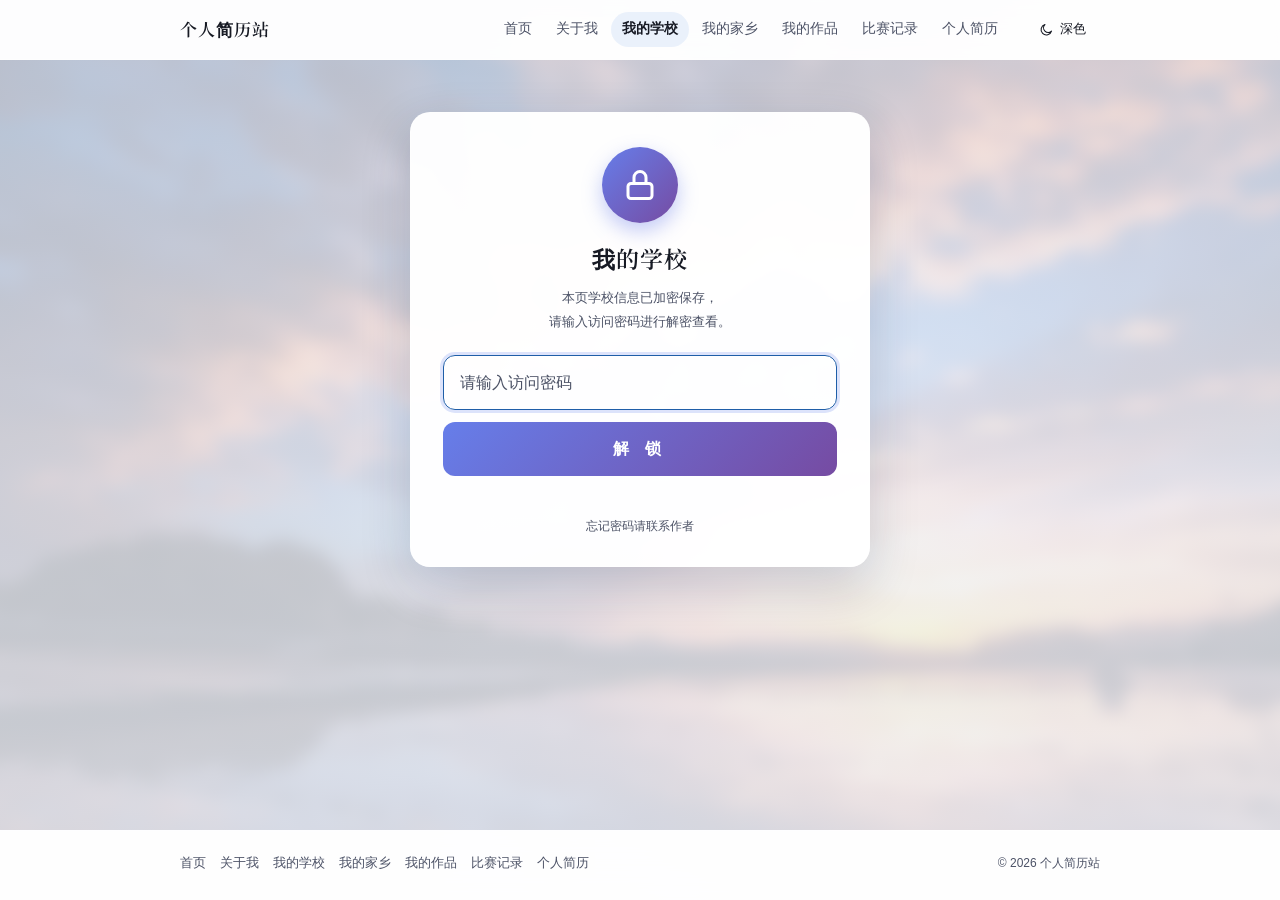
<file: school.html>
<!DOCTYPE html>
<html lang="zh-CN">
<head>
  <meta charset="UTF-8">
  <meta name="viewport" content="width=device-width, initial-scale=1.0">
  <meta name="description" content="个人简历网站的学校页面。">
  <title>我的学校 · 个人简历站</title>

  <link rel="icon" type="image/svg+xml" href="assets/img/favicon.svg">

  <!-- 关键资源预加载：背景图是首屏可见背景，越早开始下载越好；
       gdit-crypto.js 是解锁流程的依赖，不能等到解析完才去拿。 -->
  <link rel="preload" as="image" href="assets/img/default-blur.webp?v=89836fc8" fetchpriority="high">
  <link rel="preload" as="script" href="assets/js/gdit-crypto.js?v=e35b370f">

  <!-- 首屏防闪烁样式：必须在 site.css 之前，见 gate.css 顶部注释 -->
  <link rel="stylesheet" href="assets/css/gate.css?v=f0db97cf">
  <!-- 整站设计系统（背景、蓝色商务风、页头页脚…） -->
  <link rel="stylesheet" href="assets/css/site.css?v=8d6eeb79">
  <!-- 简历正文排版（由 jianli/ 生成，只含排版不含资料） -->
  <link rel="stylesheet" href="assets/css/resume.css?v=03edf251">

  <!-- 主题初始化：必须在解析阶段执行，否则首帧会从深色跳成浅色（闪烁） -->
  <script>
    (function () {
      var t = '';
      try { t = localStorage.getItem('gdit_theme_v1') || ''; } catch (e) { t = ''; }
      if (t !== 'light' && t !== 'dark') {
        t = "dark";
        try {
          if (window.matchMedia && window.matchMedia('(prefers-color-scheme: light)').matches) t = 'light';
        } catch (e) { /* 忽略 */ }
      }
      document.documentElement.setAttribute('data-theme', t);
    })();
  </script>
  <script src="assets/js/site.js?v=ed7e8a77" defer></script>
</head>
<body>

  <a class="skip-link" href="#pageContent">跳到正文</a>

  <!-- ===== 页头导航（六页共用；锁屏期间也可见，站点结构不是秘密）===== -->
  <header class="site-header">
    <div class="header-inner">
      <a class="brand" href="index.html">个人简历站</a>

      <nav class="site-nav" aria-label="主导航">
          <a href="index.html">首页</a>
          <a href="about.html">关于我</a>
          <a href="school.html" aria-current="page">我的学校</a>
          <a href="hometown.html">我的家乡</a>
          <a href="works.html">我的作品</a>
          <a href="records.html">比赛记录</a>
          <a href="intro.html">个人简历</a>
      </nav>

      <!-- 深/浅色切换：图标与文案由 site.js 按当前主题更新 -->
      <button class="theme-toggle" type="button" aria-pressed="false" aria-label="切换到浅色模式">
        <svg class="icon-sun" viewBox="0 0 24 24" fill="none" stroke="currentColor"
             stroke-width="1.8" stroke-linecap="round" stroke-linejoin="round" aria-hidden="true">
          <circle cx="12" cy="12" r="4.2"></circle>
          <path d="M12 2.5v2M12 19.5v2M2.5 12h2M19.5 12h2M5.2 5.2l1.4 1.4M17.4 17.4l1.4 1.4M18.8 5.2l-1.4 1.4M6.6 17.4l-1.4 1.4"></path>
        </svg>
        <svg class="icon-moon" viewBox="0 0 24 24" fill="none" stroke="currentColor"
             stroke-width="1.8" stroke-linecap="round" stroke-linejoin="round" aria-hidden="true">
          <path d="M20 14.5A8.5 8.5 0 1 1 9.5 4a7 7 0 0 0 10.5 10.5Z"></path>
        </svg>
        <span class="theme-toggle-label">浅色</span>
      </button>
    </div>
  </header>

  <main class="site-main">
      <!-- ===== 锁屏门禁：默认 hidden，脚本确认需要密码时才显示 ===== -->
      <div class="gate" id="gate" hidden>
        <div class="gate-inner">
          <div class="gate-ico" aria-hidden="true">
            <svg viewBox="0 0 24 24" width="36" height="36" fill="none"
                 stroke="#ffffff" stroke-width="2" stroke-linecap="round" stroke-linejoin="round">
              <rect x="4" y="11" width="16" height="10" rx="2"/>
              <path d="M8 11V7a4 4 0 0 1 8 0v4"/>
            </svg>
          </div>

          <h1 class="gate-title">我的学校</h1>
          <p class="gate-sub">本页学校信息已加密保存，<br>请输入访问密码进行解密查看。</p>

          <form id="gateForm" class="gate-form" novalidate autocomplete="off">
            <label class="skip-link" for="pwInput">访问密码</label>
            <input id="pwInput" type="password" placeholder="请输入访问密码"
                   autocomplete="off" spellcheck="false" autocapitalize="off" />
            <button id="gateBtn" type="submit">解 锁</button>
          </form>

          <p class="gate-msg" id="gateMsg" role="status"></p>
          <p class="gate-foot">忘记密码请联系作者</p>
        </div>
      </div>

    <!-- ===== 加密正文的容器：初始 hidden，解锁后由脚本填入并显示 ===== -->
    <div id="pageHost" hidden></div>
  </main>

  <!-- ===== 页脚：站点地图 ===== -->
  <footer class="site-footer">
    <div class="footer-inner">
      <nav class="footer-nav" aria-label="页脚导航">
          <a href="index.html">首页</a>
          <a href="about.html">关于我</a>
          <a href="school.html">我的学校</a>
          <a href="hometown.html">我的家乡</a>
          <a href="works.html">我的作品</a>
          <a href="records.html">比赛记录</a>
          <a href="intro.html">个人简历</a>
      </nav>

      <p class="footer-meta">
        <span>© <span id="footerYear">2026</span> 个人简历站</span>
      </p>
    </div>
  </footer>

  <!-- ===== 解锁后才显示的浮动操作组：上一页 / 下一页 / 锁定 ===== -->
  <nav class="page-actions" id="pageActions" hidden aria-label="页面操作">
    <a class="action-btn action-nav" href="about.html" title="上一页：关于我">← 关于我</a>
    <a class="action-btn action-nav" href="hometown.html" title="下一页：我的家乡">我的家乡 →</a>
    <button class="action-btn action-lock" id="lockBtn" type="button" title="重新隐藏本页内容">锁定</button>
  </nav>

  <!-- 回到顶部 -->
  <button class="to-top" type="button" aria-label="回到顶部">
    <svg viewBox="0 0 24 24" width="18" height="18" fill="none" stroke="currentColor"
         stroke-width="2" stroke-linecap="round" stroke-linejoin="round" aria-hidden="true">
      <path d="M12 19V5M5 12l7-7 7 7"></path>
    </svg>
  </button>

  <noscript>
    <p style="text-align:center;color:#a7aec9">本页需要启用 JavaScript 才能解密显示正文。</p>
  </noscript>

  <script src="assets/js/gdit-crypto.js?v=e35b370f"></script>
  <script>
    /* ===== 本页密文（build.js 注入，base64；正文明文不在本文件里）===== */
    var payload = {"v":1,"iter":20000,"salt":"1714cc612bcc06a8b36c566f9810ef58","c":"dvUVGnjGaSTZ+8P0afqSQQpHrz3/UGJZ9J51ZmBhAaSzv51kS1AwmhAPDgbBiI0eyeuNYK2+VaB2ZrgdsJFCuqIPisfjsp3HrgkTKVNY4/5GRl5Ht9fBmHydpF+NBR0A51/I8cLimogqio+/o2NIFmeSB+KrBQfJ04YICo0ckrvqnEZUJMd3yxI3NJug0RTA6Ghm6mId5s3ig7MKyiwd6awzdtLXbn5/5MGWXeSw8C1zUTcb1smpulUKCuasp5uuN+ywH88M+8bwo4bQuhWHNpc/ycydoAq0znHYUwcB7hJ4zfvFhtRxOGQ9xkD7hQuh9Du7isAEq2YuNfO7DK1mFdVYkHa59GfeCwFPr5yM8U9psIOlGz0ezpvbdH0583+eOaeZg5BPjQ66XKslgfbTgi2u72p4T5s0PhdtYV11TvnjvqCJtQowR4cPB4aP5/IbGbJ5PEMUlRdmMfg/9zDwKugtIeT4mnBBBHoejTz8nzcj/7Hq0zLiZe8pbayVR6J0YtcxvnF45rQEAxp1fT4PCoS0oh1+wdioHoWecZ+EcZHnvTHL4XbsVcArQAhMMxicXIYLknQF5Quw2xB//ZJhhvEpeFyhuz9tymBhyX1l5Oda9jg/7Sc8N1ag81TPpt0GSqLpWd2TFluPIqLTw+BBsrMJeIvnkjSlYtk/ZpwZz2eEEr64akRk2f/YR651Wfgd50wzf05CP2ICChn96m4urRPwelwJFcIniJoTcndSS2VpAO6lCah/SoJSSSlv+byv89K8v2YXWNibM2vSdssIclQEAxT5DgCS5qzYD8H22XgAmK2mO0gjXOtK9D76tw6zNvBEAvi+Mfim8ezfA/[base64]/3l0v2jR5agYaWT31KwI/ms/7G5xNCR1uqaI0HlbqRh3vpCoGxgouylbujcb1dF/RTDs7q/tAh63iwv7R8EFIa/6tK/93loAcCAs9bW86+LOl1XK6aljklxDRfebO8GC+09dZydnOcz2CF0de+h985dBQiFfsFHzeqHIx3t2UZ8RnJ/wJdZ4LFEeAm+hx/SlPw3uKD/Lv0atiC9GJZFV7uEnaf3bf5PwBS1B8rcC14tP2PBFZOq2LaOWyEz7aPdIXFJWnxZGaki9PgW1fJbpENgZdsirXYisVtpuL0RrFiSAkW6TyxRpF2EwPD53pyZ93iJ8ovPWpfUWzEfPeiFpOmRX1yt5bfUwughHr4RKOhZQsJ/3nqw1zdQiiZu5uenr9hryv4tq8vjH9GvpftuskH9n5rt1A8K36tqXkfejnTZnoagsosRZ5Q1hNmKKO4sgcOTDhdUhmB0VDlVHewcbwX2FyipPpmwJZsgZyLgqI2HHZkGC4LYRnHYnVf66vXmTZrxv/Nlx7FPY4YYkULaVO+8w0vSqu6lbbsrVQoHVsFwnHuwIK0KAKtHpGJ6DkUK/i86WSOohAmu7e+UgoSKifRNGF1cdVNZGOgoZqj/a8xW/6vDsurCp3bz6McjBfKw2eDHAfue5HjV3AOcxH7hrSX9QeF1a1iIZhWZ9llBy6YZaa7i6v2HGvmP88mSwbiusq3ly+twlwO1KgeNl5nixlw9VYnEQg+FD9gK/J9BgER/oFKJC0cZeGZVOvqY0nwn8bL72fII7S6H81mZIKz11oHO2dVK+TUQyQZHv+moPlNEaS7w59kNPcW7MBm46BOhpBPFS2wHaFBLvzJEJOg/dcm2WBjp17T4y6J+KnTwOUIhjLvR/2YR1kLef6wdg9J8lTWOIYbrIa1grtd0s9rb3UGkuUzFBwZX+3+uwYioZaVlyh9XyI0yQ4SsJ1+U2eagxpSzNjz03NJbolent7uz9ezbliXVjXOEJ7Mf1qpr6l4x902SxfR9luItQRwQKwi8j2NZ/+hfnXFcUAvJOgLNCgzqEW8xMie2e0d3QtrrLVTLZmXyjFfmo9UOWcAKc3QyXMAJ06mHPhSycJzCf23HB7KjmROVVuIc1BGPtXY7k8Z9BUFUB7Ehvd1VM2rgNYaeP98//XM2dOAU1FKSjTQL638wW4cxOaY6bDIR/Oe8lkc+OEXCau6hQ7oLeuSPQxXOxtPU4lC9N/0Mui0dP+BSyR98B62pz+2YwmWB7dW/AcVbbqJDE0jnSrrxbhShQ76GRbh5+Hqd3knM7DwL6sVz2VWzPutCzIS6nt7JGn38Eris8ViwO/4w44n47N1eXd9C2FDUoLDZWVSNalaaFvQ0qEBWAglheKX7Jgi/PyrpWz0EcZJKgoNFKvJgogjx9NV+LsrBvxtCGlpyuFuK4DYKCKTsYkmI8OKDil2jY9L5U3IReqZk/pgVqxRTKsjeOpEXta4zDvwaQSZAdm6tDfxqo2aHTnP36QkTiErN+8uJaoXNg7K3VqyFDeW3w9C8PA8WoQLun93tmZnl+5fvnTT+EjPayd8KJ+N/[base64]/z9loXSERhhT55HrmKBw1udTUJwgwpf1r1keIr6riscJlM1+Dv0ZPsEFS3mYsRuPU6lBhNktdvxmyXoJr81UGWLCb9ZB7Br1Dn2FsmC9g809kJc3GwADfWgy7Gd8rDFfJFKfza9y3g9k0Fs5hGjosPAqhiHC99m2zOY5r0p1389R/b/y1Acp32s2QbyAqg+jA3nD7dBNjAUicrMYKwdTyEw1aZdyRVndkQJbyuLfga8v2IwPD17N8tH0R5M8jK4PZ2yNIsT7HJrwEpNOQ/4lLr+ci3xhwsoIJSurKMcn1jZzcN+N11SWCUu485xRZTIpL6gAZ9f6I6tvu8TgRolyOLvXPar4CieilyzXG3Tn5cwtWSwk5y2DYIHsOEcNUnEUOHZsac/[base64]/+gIJUMzHkm2xrgJg5AwZtqX0js+UlERGHN2P10Lh5c7D6xj2TRp2vQ+cPjCeb2nmnXRwQ+QMGSRAP6qEbMDvVoAqqOHPV9gV0ifn6R7x73T1sOkE/Kc9W1g7z1auc3Am5bGEo+XcpIErbGX6as3oBMqFXZ6GNUKhq31s/MSbPj1hWAayRu++yzr3eTnUvOx1vIL5XpK9J6TinT1OxeSiU7IRou+cT9iS0K6Fz8yVQlQEozKqwmFT5Yn7TrNy4QrCbfSRxoOY6C53/xLVQvyqv945qxfT7PFPrLkpJDAh05vUnsfc7L0VGcy4BayDfwzsajNpFXgIOd2/T/HKPOprIAuJJVseoI+5Vs4Os09bDjc4Sxv0Mg0aCqni7X8DztEAxVwqERbuxRAFUqB81G+oo69B5tWYWrfiDcio3UnsQbU8bhSCGt2DfBQ5VLV7NgN6KCKxO6bfdvxscHlYFXlpMwZTIqt5ezTKi9e+xogoIlHOwpDMiSzBS0dQdJITwjic8/82XLwi86S6nzO4wH73y6WHSOJxtjMZ6/3vqRXqZ4p8bHRFO0uXvgBfzVTuPvy4mn3MSQVdWey6T3IIT2gkuoV/dZgxlv+fmQvFHR06gxDIUbZj0lwUd3JSoVxSQjb0hVI5IpSD7/wu/xrsJqyTyD869D8AazikdfRk/NDMvwoYZLbKjdOOduvalGpPOxzs6I1126oa+8Fie12UQ3t7R0U7TVummwOgs9/O8oGXH9x5VjwShOHZ0XJTxrmTKHzBA=="};

    (function () {
      'use strict';

      var payloadData = payload;

      var gate     = document.getElementById('gate');
      var host     = document.getElementById('pageHost');
      var form     = document.getElementById('gateForm');
      var input    = document.getElementById('pwInput');
      var btn      = document.getElementById('gateBtn');
      var msgLine  = document.getElementById('gateMsg');
      var actions  = document.getElementById('pageActions');
      var busy = false;

      /* ===== 站点级公共逻辑（六页共用）：会话免二次密码 + ?pw= 自动填入 ===== */
      var SESSION_KEY = 'gdit_unlock_v3';

      function readSession() {
        try { return sessionStorage.getItem(SESSION_KEY) || ""; } catch (e) { return ""; }
      }
      function saveSession(pw) {
        try { sessionStorage.setItem(SESSION_KEY, pw); } catch (e) { /* 隐私模式静默忽略 */ }
      }
      function clearSession() {
        try { sessionStorage.removeItem(SESSION_KEY); } catch (e) { /* 忽略 */ }
      }

      /** 从地址栏取 ?pw= / #pw=，并立刻把密码从地址栏抹掉 */
      function takePwFromUrl() {
        var raw = (location.search || "") + (location.hash || "");
        var m = raw.match(/[?&#]pw=([^&#]+)/i);
        if (!m) return "";
        var pw = "";
        try { pw = decodeURIComponent(m[1]); } catch (e) { pw = ""; }
        try {
          var clean = new URL(location.href);
          clean.searchParams.delete("pw");
          if (/^pw=/i.test(clean.hash.slice(1))) clean.hash = '';
          history.replaceState(null, "", clean.toString());
        } catch (e) { /* 忽略 */ }
        return pw;
      }

      /** 解锁：关掉门禁，显示正文与浮动操作组 */
      function unlock(html) {
        host.innerHTML = html;
        host.hidden = false;
        host.classList.add("reveal");
        gate.hidden = true;
        document.body.classList.add("is-unlocked");
        document.documentElement.classList.add("is-unlocked");
        if (actions) actions.hidden = false;
        window.scrollTo(0, 0);
      }

      function shake() {
        gate.classList.remove("shake");
        void gate.offsetWidth; // 重新触发抖动动画
        gate.classList.add("shake");
      }

      /** 门禁忙碌态：解密是同步重计算，先禁用交互避免卡片 */
      function setBusy(isBusy) {
        busy = isBusy;
        btn.disabled = isBusy;
        if (window.gditSetThemeToggleBusy) window.gditSetThemeToggleBusy(isBusy);
      }

      /** 尝试解密并渲染。silent=true 时不提示错误（用于自动解锁）。返回是否成功。 */
      function attempt(pw, silent) {
        var plain;
        try {
          plain = GditCrypto.decrypt(payloadData.c, pw, payloadData.salt, payloadData.iter);
        } catch (e) { plain = null; }
        if (plain === null) {
          if (!silent) { shake(); msgLine.textContent = "密码错误，请重试"; }
          return false;
        }
        var data;
        try { data = JSON.parse(plain); } catch (e) { data = null; }
        if (!data || typeof data.html !== "string") {
          if (!silent) { shake(); msgLine.textContent = "内容损坏，无法解密"; }
          return false;
        }
        saveSession(pw);
        unlock(data.html);
        return true;
      }

      /* ---- 手动解锁 ---- */
      form.addEventListener("submit", function (e) {
        e.preventDefault();
        if (busy) return;
        var pw = input.value;
        if (!pw) { input.focus(); return; }
        msgLine.textContent = "";
        setBusy(true);
        // 让出一帧，先刷新按钮的禁用态再开始重计算
        setTimeout(function () {
          attempt(pw, false);
          setBusy(false);
          if (!gate.hidden && input.value) { input.value = ""; input.focus(); }
        }, 30);
      });

      input.addEventListener("keydown", function (e) {
        if (e.key === "Escape") { input.value = ""; }
      });

      /* ================================================================
         解锁流程（锁屏默认 hidden，只在确实需要密码时才显示）
         1) 会话里有密码 -> 静默解密；成功就直接进正文，全程不出现锁屏
         2) 静默解密失败（比如重新 build 换了密码）-> 丢掉旧密码，显示锁屏
         3) 地址栏带 ?pw= / #pw= -> 显示锁屏并预填，等用户点解锁
         4) 什么都没有 -> 显示锁屏
         ================================================================ */

      function openGate() {
        gate.hidden = false;
      }

      /* ---- 1) 本次会话已解锁过：直接进正文，不再弹锁屏 ---- */
      var saved = readSession();
      var unlocked = false;
      if (saved) {
        setBusy(true);
        unlocked = attempt(saved, true);
        setBusy(false);
        if (!unlocked) clearSession(); // 旧密码（比如重新 build 换了密码），丢掉重来
      }

      /* ---- 2) 还没解锁：这时候才需要锁屏 ---- */
      if (!unlocked) {
        // 先把 ?pw= / #pw= 取出来并清掉地址栏，再显示锁屏，避免闪一下空输入框
        var fromUrl = takePwFromUrl();
        openGate();
        if (fromUrl) {
          input.value = fromUrl;
          input.style.borderColor = "#a8c8f5";
          input.style.boxShadow = "0 0 0 3px rgba(168,200,245,0.25)";
          input.focus();
          input.select();
        } else {
          input.focus();
        }
        input.addEventListener("input", function () {
          if (input.style.borderColor === "rgb(168, 200, 245)") {
            input.style.borderColor = "";
            input.style.boxShadow = "";
          }
        });
      }

      /* ---- 3) 锁定：清掉会话密码，回到锁屏 ---- */
      var lockBtn = document.getElementById("lockBtn");
      if (lockBtn) lockBtn.addEventListener("click", function () {
        clearSession();
        location.reload();
      });
    })();
  </script>
</body>
</html>
</file>
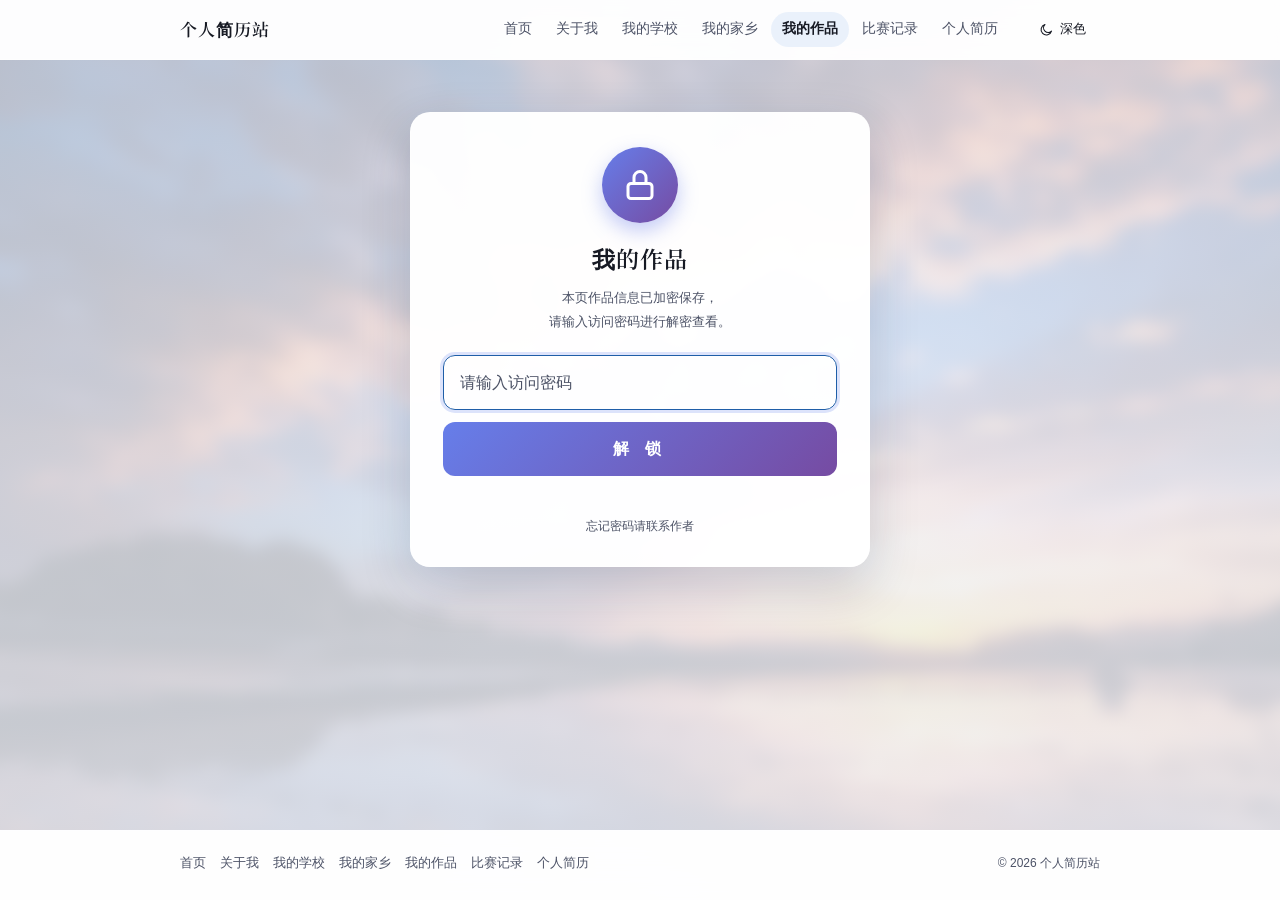
<file: works.html>
<!DOCTYPE html>
<html lang="zh-CN">
<head>
  <meta charset="UTF-8">
  <meta name="viewport" content="width=device-width, initial-scale=1.0">
  <meta name="description" content="个人简历网站的作品页面。">
  <title>我的作品 · 个人简历站</title>

  <link rel="icon" type="image/svg+xml" href="assets/img/favicon.svg">

  <!-- 关键资源预加载：背景图是首屏可见背景，越早开始下载越好；
       gdit-crypto.js 是解锁流程的依赖，不能等到解析完才去拿。 -->
  <link rel="preload" as="image" href="assets/img/default-blur.webp?v=89836fc8" fetchpriority="high">
  <link rel="preload" as="script" href="assets/js/gdit-crypto.js?v=e35b370f">

  <!-- 首屏防闪烁样式：必须在 site.css 之前，见 gate.css 顶部注释 -->
  <link rel="stylesheet" href="assets/css/gate.css?v=f0db97cf">
  <!-- 整站设计系统（背景、蓝色商务风、页头页脚…） -->
  <link rel="stylesheet" href="assets/css/site.css?v=8d6eeb79">
  <!-- 简历正文排版（由 jianli/ 生成，只含排版不含资料） -->
  <link rel="stylesheet" href="assets/css/resume.css?v=03edf251">

  <!-- 主题初始化：必须在解析阶段执行，否则首帧会从深色跳成浅色（闪烁） -->
  <script>
    (function () {
      var t = '';
      try { t = localStorage.getItem('gdit_theme_v1') || ''; } catch (e) { t = ''; }
      if (t !== 'light' && t !== 'dark') {
        t = "dark";
        try {
          if (window.matchMedia && window.matchMedia('(prefers-color-scheme: light)').matches) t = 'light';
        } catch (e) { /* 忽略 */ }
      }
      document.documentElement.setAttribute('data-theme', t);
    })();
  </script>
  <script src="assets/js/site.js?v=ed7e8a77" defer></script>
</head>
<body>

  <a class="skip-link" href="#pageContent">跳到正文</a>

  <!-- ===== 页头导航（六页共用；锁屏期间也可见，站点结构不是秘密）===== -->
  <header class="site-header">
    <div class="header-inner">
      <a class="brand" href="index.html">个人简历站</a>

      <nav class="site-nav" aria-label="主导航">
          <a href="index.html">首页</a>
          <a href="about.html">关于我</a>
          <a href="school.html">我的学校</a>
          <a href="hometown.html">我的家乡</a>
          <a href="works.html" aria-current="page">我的作品</a>
          <a href="records.html">比赛记录</a>
          <a href="intro.html">个人简历</a>
      </nav>

      <!-- 深/浅色切换：图标与文案由 site.js 按当前主题更新 -->
      <button class="theme-toggle" type="button" aria-pressed="false" aria-label="切换到浅色模式">
        <svg class="icon-sun" viewBox="0 0 24 24" fill="none" stroke="currentColor"
             stroke-width="1.8" stroke-linecap="round" stroke-linejoin="round" aria-hidden="true">
          <circle cx="12" cy="12" r="4.2"></circle>
          <path d="M12 2.5v2M12 19.5v2M2.5 12h2M19.5 12h2M5.2 5.2l1.4 1.4M17.4 17.4l1.4 1.4M18.8 5.2l-1.4 1.4M6.6 17.4l-1.4 1.4"></path>
        </svg>
        <svg class="icon-moon" viewBox="0 0 24 24" fill="none" stroke="currentColor"
             stroke-width="1.8" stroke-linecap="round" stroke-linejoin="round" aria-hidden="true">
          <path d="M20 14.5A8.5 8.5 0 1 1 9.5 4a7 7 0 0 0 10.5 10.5Z"></path>
        </svg>
        <span class="theme-toggle-label">浅色</span>
      </button>
    </div>
  </header>

  <main class="site-main">
      <!-- ===== 锁屏门禁：默认 hidden，脚本确认需要密码时才显示 ===== -->
      <div class="gate" id="gate" hidden>
        <div class="gate-inner">
          <div class="gate-ico" aria-hidden="true">
            <svg viewBox="0 0 24 24" width="36" height="36" fill="none"
                 stroke="#ffffff" stroke-width="2" stroke-linecap="round" stroke-linejoin="round">
              <rect x="4" y="11" width="16" height="10" rx="2"/>
              <path d="M8 11V7a4 4 0 0 1 8 0v4"/>
            </svg>
          </div>

          <h1 class="gate-title">我的作品</h1>
          <p class="gate-sub">本页作品信息已加密保存，<br>请输入访问密码进行解密查看。</p>

          <form id="gateForm" class="gate-form" novalidate autocomplete="off">
            <label class="skip-link" for="pwInput">访问密码</label>
            <input id="pwInput" type="password" placeholder="请输入访问密码"
                   autocomplete="off" spellcheck="false" autocapitalize="off" />
            <button id="gateBtn" type="submit">解 锁</button>
          </form>

          <p class="gate-msg" id="gateMsg" role="status"></p>
          <p class="gate-foot">忘记密码请联系作者</p>
        </div>
      </div>

    <!-- ===== 加密正文的容器：初始 hidden，解锁后由脚本填入并显示 ===== -->
    <div id="pageHost" hidden></div>
  </main>

  <!-- ===== 页脚：站点地图 ===== -->
  <footer class="site-footer">
    <div class="footer-inner">
      <nav class="footer-nav" aria-label="页脚导航">
          <a href="index.html">首页</a>
          <a href="about.html">关于我</a>
          <a href="school.html">我的学校</a>
          <a href="hometown.html">我的家乡</a>
          <a href="works.html">我的作品</a>
          <a href="records.html">比赛记录</a>
          <a href="intro.html">个人简历</a>
      </nav>

      <p class="footer-meta">
        <span>© <span id="footerYear">2026</span> 个人简历站</span>
      </p>
    </div>
  </footer>

  <!-- ===== 解锁后才显示的浮动操作组：上一页 / 下一页 / 锁定 ===== -->
  <nav class="page-actions" id="pageActions" hidden aria-label="页面操作">
    <a class="action-btn action-nav" href="hometown.html" title="上一页：我的家乡">← 我的家乡</a>
    <a class="action-btn action-nav" href="records.html" title="下一页：比赛记录">比赛记录 →</a>
    <button class="action-btn action-lock" id="lockBtn" type="button" title="重新隐藏本页内容">锁定</button>
  </nav>

  <!-- 回到顶部 -->
  <button class="to-top" type="button" aria-label="回到顶部">
    <svg viewBox="0 0 24 24" width="18" height="18" fill="none" stroke="currentColor"
         stroke-width="2" stroke-linecap="round" stroke-linejoin="round" aria-hidden="true">
      <path d="M12 19V5M5 12l7-7 7 7"></path>
    </svg>
  </button>

  <noscript>
    <p style="text-align:center;color:#a7aec9">本页需要启用 JavaScript 才能解密显示正文。</p>
  </noscript>

  <script src="assets/js/gdit-crypto.js?v=e35b370f"></script>
  <script>
    /* ===== 本页密文（build.js 注入，base64；正文明文不在本文件里）===== */
    var payload = {"v":1,"iter":20000,"salt":"2258c0b289c45e799fa1f1457985d47e","c":"duQ7R9slTqKF2wRuARFCXD7rj5TX0q1wKolT2M+dlzmQ1usCCZRsxfAxzwgZIlDkksVtLvfq5UAZFD2GtCe9weIwGXQc3jWxCobn0b8fryf/PbsjNp5nKDLg8Fl9Vs5GQXk4o+zOQ7p7m86pSZE/alu9xj8d2tUUHx2BgdgKDxvJa8tDK3Vv/Hpbd3HkBGbaEKbOrqam3qKGW8CMpndSCr5H8LFX+04mZ2mJCQy5zZyOFD4yajrRN76tYm4VC7inlKpxblY8uoT1aHtXrE0+rLNXl4bu1lAMj2hD8Lrq7QWiMgMKa/OJ+NDo0MdvarM4pe8yCEseFEo7SQJhNubFU6M/JkgsaNZYZhHXetvyUsig/LJoaSsA5f1jkVtZfdFUTo6FkzTduSOJIVycSuqwxvM6hy/xiczKtjBw4lCDPVnxTh4qWWC7svg3+aarV7YVwD2cGZ4KdtmA6GX6838beiT5SCXUcrfV2golAEpeDrqR7OGAughK72KfAqHznRhrFP7dwAVN5S/OkFme4p80/fSyumSxjoMLCX0NJJUJQ3LEqBD22GaY8U++xdNJ5IPOQY+uVLdjOfSEdRVgXH5kPit1mS49PO8r9uGhG0ARVld8f/U+slVvj77trrnizQ8E1NLRdRAWpVlS/knscE+e0qma++OVCKe+Wc58hRKghmRwWdZvtparITpeBQSH2pKu5ttqlsoq3nLVhnFlq3Vd4fjIbslQzqg5OphBHahlWFCZQn5tnQ8CAkN8+M7IK2TxLOzlgOqTWTmM888FwvDVJww9/IhAsg38x2/s4zg7JJt/JuhhDwT1qpc59yfNvi4K7Im1wVkMsiCGCfTTrxGZb3SlKmedHWX3g35c3amuXLe0YG/OReNHC7OIz7nFwAW1QpiMODQkrTnYLW/8/8RUgfNKLruzllIwgEsNNE6vJxV4rE6BVoX1s6wtiowR6ut/dT+Ma0isGSe31D76utjIwQ0IrFWV32nZRFNDNymbd1oSJctBiwLnlY9FqTSjPhbKBJwtcbdEiHkEouQQUZgNuJ/[base64]/NaDEYGy7D46ImVtWG5D0ijErksYAs2E6nTFx5z45Bd3buZA60+EF57BTeylgqVsuV4QXTwJoilYa1H5pia/XT2OTJxbFZAoYEqWZlDEUW6gNUf4Ee2LEtOHaCfx06SqPQyuTCKl1l2dEarH0XImqs/UtXnkpz/MtTrA+qlt4b8tNFZ5J6PkMzuxrY/oAHbpiEPQo/GocPTZaoivDXlRi1NfKPx4tj4BlKr7VuKcJk7cSNxoyEwih2tgZx3reXKTjEXH5pW3coO2uUeP0q9lRW2L15/W2jnydL68TZwyeXYFs6pXzCMLzo1xf3GJ21moSo+xVu/7ZbJHJ/256M783s+/3V19bM7KDoprqABr8vmW3x593eOhBk0o5KGhvvumzkCm9PV3QsxXTJ/Vfp4HhpeghUfgD3hEsl2WAmavPBoIXX2uxWAKY4UE4N/GwLM/DH8bxxJUXdcHZSeSykS4iB6jLuJ3YUydre0BwTo1g5xFFVVmpehfptRrPbE4MHcXZT1YdXugdw2DPiYRuJ1Bo3KvGBSKUUayhCbyiRofVrwuPTp5+xMTwMmDE+Q9oUa6fNGZrG/j8MTIoltP9HtT0Zf9GA+GBFGANdkjOdJy269Hay+OW7lpn9x7ftH7PTEDN7CeCRNtu1j9zhyYiLQgZG6PztGhCSDqKHnC/guaKtrqUE2ItWV68cDjOnyNhmBtTMi2o4uSAPoS5cIc2trYfO2XdcukLmJ55G+XlIukQ+/NYC5SCFqlRMcwXJzJ0uyNLmYnVOk8PvthRaOfjHxNpIWIXtSdZtf5qhx2zhv+zne7+jGcVy/wJDZ8+4zR1t2vBdEliJkC9e//JUsPXUuCsMLseUXOIO5uujb2MgdMLYkHJUtwpYD9XhuuC9pdDE5tCw9D/ON+YlBeT4zPolpHHPr6apmhRZneF8t7dwtV8gsdZMyT1I8Dxmd7soBeCfCPg7EXDSlQc+tpCh7XasUGXMw5JPR30DJ5YHvpvGWgLS5eJhIdjyBkjVu5vLvXYp2G1Vj/8kRRb9hdzAFO0gJo4pO0wdSkzBWLZUky+Pn0aVA8VSzlzy2HZzH65UNrakLKXgYYV1iMHIVXfolgkjRo8/YgU2tTIKN+7SG+8T7AtNZtkcsnG1lZjnzqHlBu17q7xLiQk5LzaZD9NiGucEWNfJLwJpBQGUIPaQhV1VcZFTODnS3yhjQ5OsUUSrG8IS9DDdeh/VPPA4BPZq2VcK8gFkeuoCUB8g/x2gZN/bQ3tLdD2/3fxAGP7sZavVaR/6hLgzlX9QI0N0y3JnUFLtQtYEIE2ufwQeK11HGjoJi5I+bI+49vmFLZI5mDWxz4vimhr8T4+AxlPnRl0GXpRotTjt3vjxy2AZBXhYQizqjb/l1UGDNETbu92tWLyTz1SJ/w1YoZU3/e9y5zT6BhNkm2Jwu2M7B6PqO69YqEsqFmh7KrtPKVpX/1sLWp9Rub72oOaRAUrW+lnQTFdIOk4xJb6pWQ3bpuNZZ9YAqfzLXXE1JA1tc/wTw/PtSZN80O/agn3wWZx+TPJftxdByG64kFpdqNQmoTm8/jmrC4XQBHdsOvOC0xpXftg8Vh9L8mtZyuKzDQglDADtFh7rZbdlgnuFB+1LO/zB6WMP/9UgWkEUYLP2NibfaWsRdbgDABPhny0HRCfU9pFEUjAqE80uW3U4asemFpSN4oGzhHPsnRtcaTkDIKXvQfXhGWFL9xiIFCLK1tq4ryxnqHrDp9YrQbN9eKW+6wq1MllC1ryzIqTWm4jyps/7iVrYb13g04HgWdYJKJoFHp1rH3vrqUmntrg6HXR5kMnFSKUELmtsoqUCvSi2dY4OwLkZIxEcw2JkJslrOKtSQyrsl1Qr2JnLocTsx03CYFvnuNAshJdKsmpo1y+pzxScIIalRvPmR6qjykbJqSv99YdU1dtcXDZNUF435VR9fF/Pg2BEqVx6xeF2QuXPkZr+dgKwdWYEaXXtQPj58lPeGhW8DLaRLPm+cT7VZ59q8HbLymBp6QEzb1OoDtnyN1zpHk9KRYbXfm1TCiXqccDRwYWXEzdHC1FoKTqMFaGHrnvoeU495aYAdKiMdFoSHz67ru0qS6rT2HtHtGWhMkVMFYzK21/CkFxAGdpI3FuKRdMBfvRxqE9UDB8t72zlUeFZ1VIKJDgFU28g4kIfulggwZ8BU2juJJRqIcjMYxagy/UL4Nr0Y0+Gg/f1lxKxTHFMj2Xed6p6ZpCXRf2e9AJ/xgpQCo0w/Ty1gXoGUU4wsCsAajJ1CkjZ1BMDhrZaYpqFz4ppH/OwRqUKjdIaE/G83s+Mt9hQhuEiyxBwsU0B998ZWqGYo1bKZ13otSUXLLQbhwLFl0hmTDVHP+xjDd0hksOn2+P9rXtxMpXNwjTiWvAmUguTOTPzdlzQWNxS9Gh/cxzk8rz1DYazYK7tNIoVj30OmLTmXl+sMBZzCPXJxrEyju5xPjFiO1GsFkjyxPIQMQAcz5emEpI6ZdnTNtq2WySL+rsgcYe8zxeFLJBHkNHDLnfwwSlhH8bQuEHrFTxUdLEchSmjzIXBIYHnof2ZPxYeeGi/UhzNpcCWoYu6JMP7KgQwyDfzbbkh68Ya9a0zSVgqYxCsxQ8Y5m9DxoIS/fneAdoQUxgVR5K01soprbWYuaEUw8EWIBZje6afzXcTDeSiPTYecop936wGKk4kshXMtt54RnYAbfkqgmzCmyYwtUAhGqNoCb5Euy6cCUCSI0v0A8Am55yzqH6n6Ay7OMsr70p45c/EaaPCWm5boNFYskPJ4Y1AWR6JZlgZLdJ5Q0WW3D7wnv9ANqrc18o/uLRXJdx5O+Y2c55DO6XlwKJwVzhnsX11aQCp7P1hXrSjQsl9PQcflk8EvIP/[base64]/eqiNeYGkjQYc+djA8bvs8rfkMZRIw0WAgQVerfcAeKdlb9RJeQMgFp5soSIQ5OPyqdZEhgqtQ5YeA7YOgG9O8XCzmK3DcN/Wt8kaqwumPy7nLnEKFjM+/c2XVwmNtqGkrHMfY7OiBAxZNuQyPPoCK6yzOajLyoEkStjQsSLs9SYUqv/EQwURikQZ+Pf2FujBIWmBWHsul7pna2r4jUpzdDlI1JR8Hbg/AIhbYdCKZVxFawnqFu/LMb4D5P67S2OrfPUOm3pRFAFpDcOWEYqDpqDNJKi5qbOTca0gWwSr4U5dE0uuuXb8pGpqNXeAUOiO7rziCVRZoauRnHDGhOCRe52oNRzl1itMPFKSX90lvtRAy3ii7SMTjx6u4vUG1lCES9qHn2GFFFkT2UjGxNFIFzfNV9OojY/vYW9iURW7x758z+cgha5OpAga9ocN/OIc1gBrxLkVBkcXHjnQptjA5whf2vbcrvqelsln5dA/[base64]/BDAdrhn5Zzju5VfCMjQQkipSD0ESk+RGPZ4hWvmBGcEZ0WE3grhBZpyYzdNnaoXynzWEocV/HgkA+0uRvbqHTgT8myI+4Tt9qsLD+tonsIxBL08m2t+oDvsxkhg4OG9i5KHc3wi4UOJ+5bx2Kj2dTT43RvPZjHFpxpVf0ZO5tmFw661R2htW+xwc6Jfk4f/fn1RIgZCoJPxaU8w8Hw/n/OYhUlxaxvsPSkyUKImJb90Zn6wVEXXCYhflh7KE58Jri4CkO/FvOI22ZnPZHwypSY/hjf/MPQ3SleWbtA+I/tEZyP2V9EdyaZcEwpkuYfUd8xfK6D+Pl+ohFk9Z2Dk1z4a4cpL0ElliVPzs+xjp2A7XmrtWbCMPTqQ/2sTfYJaUPBWQFhHqv5ZGpGF90s9W4GGdYIHuClxM3gZz6pc7QL6s4ccGLbnZSyOdsSx38KBrGbQLqVVN4bpHm4NtouFF409ijigi2BVbg78hk6D05+GFV1kHpN//xi+GxY/7SGuPGdioSirUU5/sClsoxXpVnQKo3BiBYGS0OJ6CWaAuA8MInJvFo3j2+A1iKd5Ui7pWOFjthd/2YZbhzRQf0ASKiHBhqYxKqPByVfGgnIq3/bMSrHC0RJYTBMxS6t2hBtj628sHH/oZGNahIunC6ZU4lQ3IVl6IoLyZfEAa4tohlx1jVr5TtqpCJwo1WEv46VzcSFn6Y4wZ8LKTSm0HTHd7MFbARtl0Dir4V3iGubT2PiulfkUuWwpOIDhrkIlameK74P59+LbZCegu/NU0nWEuIQvIzEMZ2zyXJBdR5z1Apyaf12RW7x+Tg412vuSM+bzgRiq76bHQFRQvqZ7RxEDyzDGOYvBdQ3eg+tt9NHJI7oer7Y1fLtIlB5S0c+WQhaOQzybcMwOvjnzV1qG9X5f1Z7TcrQ70yPy7iz8z9fE8IVXcKGRxKAFN7Ii24/[base64]/xIaJYsJuJQ+XzOj/KF4WbzVngDzlroF0Rw3N5Sd119TvizcwfMJ/4wwowB1JYfxWBk9qyCK1Z3KvtqPNq9cm198G08tMqrqGi/HQnwzHCK2hAxQX/zc9dGvL7gjJesY2iaH+4bhtCeJ/oMDpmKnKUeUVtVARSMrZZUWdPe+cf7RTyxgjKyAigT2anBrWMilIZJWekIyh9RCzSmcHKco9cwkap4tNX6aHzMj37WC2jcoIjXUwydH19gx4HWS3XCM/mdj8gjnGs05MsozfipOquZpU9Pb0rUBaWOp75Llb1rYXOxYcfGtjm+n4vHr0qv6Gr+ZPFuNyDco6gUz3EERAa8eMwlNY9fDtMwyYYTEhc4LTRqjxXNblLL0jKf4ctTigf8/gXoMRIz9lbbS/Y"};

    (function () {
      'use strict';

      var payloadData = payload;

      var gate     = document.getElementById('gate');
      var host     = document.getElementById('pageHost');
      var form     = document.getElementById('gateForm');
      var input    = document.getElementById('pwInput');
      var btn      = document.getElementById('gateBtn');
      var msgLine  = document.getElementById('gateMsg');
      var actions  = document.getElementById('pageActions');
      var busy = false;

      /* ===== 站点级公共逻辑（六页共用）：会话免二次密码 + ?pw= 自动填入 ===== */
      var SESSION_KEY = 'gdit_unlock_v3';

      function readSession() {
        try { return sessionStorage.getItem(SESSION_KEY) || ""; } catch (e) { return ""; }
      }
      function saveSession(pw) {
        try { sessionStorage.setItem(SESSION_KEY, pw); } catch (e) { /* 隐私模式静默忽略 */ }
      }
      function clearSession() {
        try { sessionStorage.removeItem(SESSION_KEY); } catch (e) { /* 忽略 */ }
      }

      /** 从地址栏取 ?pw= / #pw=，并立刻把密码从地址栏抹掉 */
      function takePwFromUrl() {
        var raw = (location.search || "") + (location.hash || "");
        var m = raw.match(/[?&#]pw=([^&#]+)/i);
        if (!m) return "";
        var pw = "";
        try { pw = decodeURIComponent(m[1]); } catch (e) { pw = ""; }
        try {
          var clean = new URL(location.href);
          clean.searchParams.delete("pw");
          if (/^pw=/i.test(clean.hash.slice(1))) clean.hash = '';
          history.replaceState(null, "", clean.toString());
        } catch (e) { /* 忽略 */ }
        return pw;
      }

      /** 解锁：关掉门禁，显示正文与浮动操作组 */
      function unlock(html) {
        host.innerHTML = html;
        host.hidden = false;
        host.classList.add("reveal");
        gate.hidden = true;
        document.body.classList.add("is-unlocked");
        document.documentElement.classList.add("is-unlocked");
        if (actions) actions.hidden = false;
        window.scrollTo(0, 0);
      }

      function shake() {
        gate.classList.remove("shake");
        void gate.offsetWidth; // 重新触发抖动动画
        gate.classList.add("shake");
      }

      /** 门禁忙碌态：解密是同步重计算，先禁用交互避免卡片 */
      function setBusy(isBusy) {
        busy = isBusy;
        btn.disabled = isBusy;
        if (window.gditSetThemeToggleBusy) window.gditSetThemeToggleBusy(isBusy);
      }

      /** 尝试解密并渲染。silent=true 时不提示错误（用于自动解锁）。返回是否成功。 */
      function attempt(pw, silent) {
        var plain;
        try {
          plain = GditCrypto.decrypt(payloadData.c, pw, payloadData.salt, payloadData.iter);
        } catch (e) { plain = null; }
        if (plain === null) {
          if (!silent) { shake(); msgLine.textContent = "密码错误，请重试"; }
          return false;
        }
        var data;
        try { data = JSON.parse(plain); } catch (e) { data = null; }
        if (!data || typeof data.html !== "string") {
          if (!silent) { shake(); msgLine.textContent = "内容损坏，无法解密"; }
          return false;
        }
        saveSession(pw);
        unlock(data.html);
        return true;
      }

      /* ---- 手动解锁 ---- */
      form.addEventListener("submit", function (e) {
        e.preventDefault();
        if (busy) return;
        var pw = input.value;
        if (!pw) { input.focus(); return; }
        msgLine.textContent = "";
        setBusy(true);
        // 让出一帧，先刷新按钮的禁用态再开始重计算
        setTimeout(function () {
          attempt(pw, false);
          setBusy(false);
          if (!gate.hidden && input.value) { input.value = ""; input.focus(); }
        }, 30);
      });

      input.addEventListener("keydown", function (e) {
        if (e.key === "Escape") { input.value = ""; }
      });

      /* ================================================================
         解锁流程（锁屏默认 hidden，只在确实需要密码时才显示）
         1) 会话里有密码 -> 静默解密；成功就直接进正文，全程不出现锁屏
         2) 静默解密失败（比如重新 build 换了密码）-> 丢掉旧密码，显示锁屏
         3) 地址栏带 ?pw= / #pw= -> 显示锁屏并预填，等用户点解锁
         4) 什么都没有 -> 显示锁屏
         ================================================================ */

      function openGate() {
        gate.hidden = false;
      }

      /* ---- 1) 本次会话已解锁过：直接进正文，不再弹锁屏 ---- */
      var saved = readSession();
      var unlocked = false;
      if (saved) {
        setBusy(true);
        unlocked = attempt(saved, true);
        setBusy(false);
        if (!unlocked) clearSession(); // 旧密码（比如重新 build 换了密码），丢掉重来
      }

      /* ---- 2) 还没解锁：这时候才需要锁屏 ---- */
      if (!unlocked) {
        // 先把 ?pw= / #pw= 取出来并清掉地址栏，再显示锁屏，避免闪一下空输入框
        var fromUrl = takePwFromUrl();
        openGate();
        if (fromUrl) {
          input.value = fromUrl;
          input.style.borderColor = "#a8c8f5";
          input.style.boxShadow = "0 0 0 3px rgba(168,200,245,0.25)";
          input.focus();
          input.select();
        } else {
          input.focus();
        }
        input.addEventListener("input", function () {
          if (input.style.borderColor === "rgb(168, 200, 245)") {
            input.style.borderColor = "";
            input.style.boxShadow = "";
          }
        });
      }

      /* ---- 3) 锁定：清掉会话密码，回到锁屏 ---- */
      var lockBtn = document.getElementById("lockBtn");
      if (lockBtn) lockBtn.addEventListener("click", function () {
        clearSession();
        location.reload();
      });
    })();
  </script>
</body>
</html>
</file>
<file: assets/css/gate.css>
/* ===========================================================================
   gate.css —— 锁屏门禁与主题初始化的「首屏」样式
   ---------------------------------------------------------------------------
   【为什么要单独一个文件、还放在 <head> 最前面】
   这两个块必须在浏览器画出第一帧之前就生效，否则会看到「正文闪一下再被藏起来」
   （FOUC）或者主题从深色跳成浅色：
     1) [hidden] 兜底：万一外部 CSS 还没到，先保证加密正文绝不显示；
     2) 主题：根据 localStorage / 系统偏好，在解析阶段就定好 :root[data-theme]。
   真正好看的样式在 site.css 里，它随后加载即可。

   ⚠️ 本文件由 build.js 注入到每个成品的 <head> 里，改这里 = 改全部页面。
   =========================================================================== */

/* 1) 加密正文在解锁前绝不显示（含外部样式表加载失败时的兜底） */
[hidden] {
  display: none !important;
}

/* 2) 主题：默认深色（保持用户原有观感），可被 localStorage 或系统偏好覆盖 */
:root {
  color-scheme: dark;
}

:root[data-theme="light"] {
  color-scheme: light;
}
</file>
<file: assets/css/site.css>
/* ===========================================================================
   site.css —— 多页简历站的共享设计系统
   ---------------------------------------------------------------------------
   【定位】这是「页面外层」的样式：页头导航、页脚、封面、目录、内容卡片、
           锁定门禁、浮动操作组、主题变量。
           简历正文自己的排版样式仍在 assets/css/resume.css（由 jianli/ 生成）。

   【保留了什么】原单页站的两大视觉特征一个没丢：
     1) 背景图（已烘焙模糊的 default-blur.webp）+ 兜底 #1b1b23
        （见下面 body::before，inset 外扩 40px 补偿边缘）；
     2) 蓝色商务风主色 #1f5ea8 / #164a87 / #eaf2fb。
   【新增了什么】参考页的结构骨架：页头导航 + 目录 + 页脚站点地图 +
     回到顶部按钮 + 深/浅色切换（默认深色 = 您现在看到的效果）。

   【改配色/改布局搜这些关键字】
     · 主题色、页面底色      → 搜 ":root"
     · 背景图与模糊          → 搜 "--bg-cover" / "--bg-blur"（背景由 tools/make-bg.py 烘焙）
     · 页头 / 页脚           → 搜 ".site-header" / ".site-footer"
     · 首页封面 + 目录       → 搜 ".home-hero" / ".contents-list"
     · 锁屏门禁              → 搜 ".gate"
   =========================================================================== */

/* ===========================================================================
   1. 设计令牌：颜色 / 字体 / 尺寸
   ---------------------------------------------------------------------------
   【对比度约定（改颜色前必读）】
     深色底上的文字必须真的比底亮很多，不能只靠「看起来灰一点」。
     下面所有色值都按 WCAG 2.1 AA 校验过（正文 ≥ 4.5:1，大字 ≥ 3:1），
     最坏情况的背景已经算进去了：背景图最亮的一块经遮罩压暗后的颜色。
     改色后请重跑对比度检查（见 README「对比度」一节）。
   =========================================================================== */

:root {
  /* ---- 蓝色商务风主色（沿用原简历模板） ---- */
  --brand: #1f5ea8;
  --brand-dark: #164a87;
  --brand-light: #eaf2fb;

  /* ---- 简历纸内的文字色（面板是白底，用深色字） ---- */
  --text: #2a2a2a;
  --muted: #5f5f5f;   /* 比原来的 #666 再深一档，白底上 6.4:1 */
  --border: #d8d8d8;

  /* ---- 简历纸 ---- */
  --bg: #f2f2f2;
  --paper: #ffffff;

  /* ---- 页面外壳公共色 ---- */
  --shell-bg: #1b1b23;          /* 背景图没加载出来时的兜底底色 */

  /* ---- 深色外观（默认）----
     外壳面用「几乎不透明」的深色：半透明会让背景图透上来，
     文字对比度就再也保证不了了（原来 .78 的半透明让正文掉到 4.77:1）。 */
  --shell-surface: rgba(18, 19, 28, 0.97);
  --shell-border: rgba(255, 255, 255, 0.18);
  --shell-text: #f2f5ff;        /* 提亮，16.0:1 */
  --shell-muted: #ccd4ea;       /* 次要文字：5.6:1（原 #a7aec9 只有 2.44:1） */
  --shell-accent: #a8c8f5;      /* 链接/目录编号：5.9:1（原 #8fb6ec 只有 2.58:1） */
  --shell-shadow: 0 18px 50px rgba(0, 0, 0, 0.45);

  /* ---- 内容面板（简历纸底色，深/浅主题下都是浅色纸）----
     深色主题里它也是白纸 —— 原来这里错用了深色 #20212e，
     而面板里的正文色是 --text #2a2a2a，结果正文对比度只有 1.11:1，
     等于深色主题下整篇简历基本看不见。 */
  --card-surface: #ffffff;
  --card-text: #23262e;
  --card-muted: #55596b;
  --card-border: #e3e6ee;

  /* 简历模板自己的令牌（映射见 build.js 的 buildResumeCss）。
     --ink-bg 只被 resume.css 的 `html, body { background: var(--ink-bg) }` 引用，
     而 site.css 的 body 规则优先级更高，所以它实际不生效 —— 留在这里只是
     为了让聚合后的 resume.css 里没有未定义的变量。 */
  --ink: var(--card-text);
  --ink-muted: var(--card-muted);
  --ink-label: var(--card-text);
  --ink-bg: #f2f2f2;

  /* ---- 门禁（锁屏）卡片：深色主题下也跟随外壳，浅色主题见下 ---- */
  --gate-text: var(--shell-text);
  --gate-muted: var(--shell-muted);

  /* ---- 尺寸与节奏 ---- */
  --shell-width: 960px;
  --radius-lg: 20px;
  --radius-md: 12px;
  --radius-pill: 999px;

  /* ---- 字体：正文无衬线；标题可选衬线（Noto Serif SC 已随包提供） ---- */
  --font-sans: "Microsoft YaHei", "PingFang SC", "Helvetica Neue", Arial, sans-serif;
  --font-serif: "Noto Serif SC", "Songti SC", "SimSun", serif;
}

/* ---- 浅色外观：点页头「浅色」按钮切换，选择存 localStorage ---- */
:root[data-theme="light"] {
  --shell-surface: rgba(255, 255, 255, 0.97);
  --shell-text: #171a24;
  --shell-muted: #4c5266;       /* 6.9:1（原 #5c6479 是 4.44:1，临界失败） */
  --shell-accent: var(--brand);
  --shell-shadow: 0 18px 50px rgba(20, 40, 80, 0.18);

  --card-surface: #ffffff;
  --card-text: #23262e;
  --card-muted: #55596b;
  --card-border: #e3e6ee;
}

/* ---- 深色外观：卡片 / 简历纸也转成深色 ----
   ---------------------------------------------------------------------------
   原来自始至终没人定义 :root[data-theme="dark"]，所以「深色主题」只改了外壳，
   而 --card-surface 一直是白 —— 深色主题下会看到一大块白纸，很刺眼。
   下面把卡片、简历纸、简历顶部装饰条、头像描边一并转成深色。
   （注意：--ink-* 是简历模板自己的令牌，映射见 build.js 的 buildResumeCss；）
   （--ink-bg 只落给 body，而 site.css 的 body 规则优先级更高，用不到它。） */
:root[data-theme="dark"] {
  --card-surface: #1d1f2b;
  --card-text: #e9edf8;
  --card-muted: #b4bcd2;
  --card-border: #343a4d;

  --ink: var(--card-text);
  --ink-muted: var(--card-muted);
  --ink-label: var(--card-text);

  --resume-head-bg: #262937;    /* 简历顶部座右铭条 */
  --stripe-white: #1d1f2b;      /* 斜条纹里的「白」格，深色下换成纸色 */
}

:root[data-theme="light"] {
  --resume-head-bg: #f5f5f5;
  --stripe-white: #ffffff;
}

/* ===========================================================================
   2. 基础排版
   =========================================================================== */

* {
  box-sizing: border-box;
}

html {
  scroll-behavior: smooth;
}

body {
  margin: 0;
  padding: 0;
  min-height: 100vh;
  display: flex;
  flex-direction: column;
  color: var(--shell-text);
  font: 14px/1.7 var(--font-sans);
  -webkit-font-smoothing: antialiased;
}

/* ⚠️ 关键覆盖：assets/css/resume.css（源自 jianli/styles.css）会给 body 铺一层
   不透明的浅灰底 #f2f2f2。那样会把 body::before 的背景图整个盖住，
   页面就丢了「背景图 + 模糊」的观感。这里把它让开，
   由 body::before 负责背景图、body::after 负责压暗遮罩。 */
body {
  background-color: transparent !important;
  background-image: none !important;
}

/* 跳转到正文的链接：平时藏起来，键盘聚焦时才出现 */
.skip-link {
  position: absolute;
  left: -9999px;
  top: 0;
  z-index: 200;
  padding: 10px 16px;
  font-size: 13px;
  color: #fff;
  background: var(--brand);
  border-radius: 0 0 var(--radius-md) 0;
  text-decoration: none;
}

.skip-link:focus {
  left: 0;
}

img {
  max-width: 100%;
  height: auto;
  display: block;
}

a {
  color: var(--shell-accent);
}

/* ===========================================================================
   3. 背景图
   ---------------------------------------------------------------------------
   【性能】背景图是首屏体积的绝对大头。原来用 default.png
   （1921x1279 PNG，约 1,014,372 B，占全站资源九成以上）再叠 filter: blur(10px)：
     1) 一个文件就要传 1MB；
     2) filter:blur 作用在 position:fixed 的大元素上，每次滚动都要重算模糊。
   现在改成「构建时把模糊烘焙进图里」—— tools/make-bg.py 生成
   default-blur.webp（1440 宽、WebP、约 28KB，省 97%），页面直接用，
   不再需要运行时 filter（见下面 --bg-blur 的说明）。

   【为什么视觉没变】模糊之后高频细节本来就丢失了，所以那张 2.5MP 的大图里
   绝大部分字节是白传的。缩放 + 烘焙模糊后，实测锐度与原效果偏差 0.000。

   用 fixed 的 ::before 承载图片（而不是给 body 加 filter），
   否则 filter:blur 会把正文一起糊掉；inset 外扩 40px 补偿边缘。
   =========================================================================== */

/* 遮罩后的底衬色。--bg-cover 由 build.js 指向实际背景图
   （有 default-blur.webp 就用它，否则退回 default.png + CSS 模糊）。 */
:root {
  --bg-cover: url('../img/default-blur.webp');
  --bg-blur: 0px;   /* 已烘焙进图，默认不再叠加 CSS 模糊 */
}

/* 屏幕比烘焙时的参考宽度（1440px）窄时，图片被缩小显示，模糊观感会弱一些；
   补一点 CSS 模糊还原原来的软度。这与原来「模糊尺寸固定、图片缩小」的
   观感取齐，而且代价极小（面积小）。 */
@media (max-width: 1400px) {
  :root { --bg-blur: 7px; }
}

body::before {
  content: '';
  position: fixed;
  inset: -40px;
  z-index: -1;
  background: #1b1b23 var(--bg-cover) center center / cover no-repeat;
  filter: blur(var(--bg-blur));
  pointer-events: none;
}

/* 深色遮罩：把背景压暗一点，保证白色文字可读（不改变背景图本身） */
body::after {
  content: '';
  position: fixed;
  inset: 0;
  z-index: -1;
  background: linear-gradient(180deg, rgba(14, 15, 22, 0.62), rgba(14, 15, 22, 0.78));
  pointer-events: none;
}
:root[data-theme="light"] body::after {
  background: linear-gradient(180deg, rgba(240, 244, 252, 0.72), rgba(240, 244, 252, 0.85));
}

/* ===========================================================================
   4. 页头导航
   =========================================================================== */

.site-header {
  position: sticky;
  top: 0;
  z-index: 50;
  background: var(--shell-surface);
  backdrop-filter: blur(14px);
  -webkit-backdrop-filter: blur(14px);
  border-bottom: 1px solid var(--shell-border);
}

.header-inner {
  max-width: var(--shell-width);
  margin: 0 auto;
  padding: 12px 20px;
  display: flex;
  align-items: center;
  gap: 16px;
  flex-wrap: wrap;
}

.brand {
  font-family: var(--font-serif);
  font-size: 17px;
  font-weight: 600;
  letter-spacing: 1px;
  color: var(--shell-text);
  text-decoration: none;
  white-space: nowrap;
}

.brand:hover {
  color: var(--shell-accent);
}

.site-nav {
  display: flex;
  flex-wrap: wrap;
  gap: 4px 2px;
  margin-left: auto;
}

.site-nav a {
  position: relative;
  padding: 6px 11px;
  font-size: 13.5px;
  color: var(--shell-muted);
  text-decoration: none;
  border-radius: var(--radius-pill);
  transition: color .18s, background .18s;
}

.site-nav a:hover {
  color: var(--shell-text);
  background: rgba(143, 182, 236, 0.14);
}

/* 当前页：高亮 + 下方短线 */
.site-nav a[aria-current="page"] {
  color: var(--shell-text);
  font-weight: 600;
  background: rgba(143, 182, 236, 0.18);
}

/* 主题切换按钮 */
.theme-toggle {
  display: inline-flex;
  align-items: center;
  gap: 6px;
  padding: 6px 13px;
  font: inherit;
  font-size: 12.5px;
  color: var(--shell-text);
  background: transparent;
  border: 1px solid var(--shell-border);
  border-radius: var(--radius-pill);
  cursor: pointer;
  transition: border-color .18s, background .18s;
}

.theme-toggle:hover {
  border-color: var(--shell-accent);
  background: rgba(143, 182, 236, 0.12);
}

.theme-toggle svg {
  width: 15px;
  height: 15px;
}

/* 默认（深色）显示太阳图标表示「可切到浅色」，浅色时反过来 */
.theme-toggle .icon-sun { display: inline-block; }
.theme-toggle .icon-moon { display: none; }
:root[data-theme="light"] .theme-toggle .icon-sun { display: none; }
:root[data-theme="light"] .theme-toggle .icon-moon { display: inline-block; }

/* ===========================================================================
   5. 主体容器
   =========================================================================== */

.site-main {
  flex: 1 0 auto;
  width: 100%;
  max-width: var(--shell-width);
  margin: 0 auto;
  padding: 28px 20px 56px;
}

/* ===========================================================================
   6. 锁屏门禁（gate）
   ---------------------------------------------------------------------------
   正文 <section class="page-content" hidden>，解锁后由脚本移除 hidden。
   页头导航与页脚不在门禁内：站点结构始终可见，正文始终是密文。
   =========================================================================== */

.gate[hidden] {
  display: none;
}

.gate-inner {
  max-width: 460px;
  margin: 24px auto 0;
  padding: 34px 32px 30px;
  text-align: center;
  background: var(--shell-surface);
  border: 1px solid var(--shell-border);
  border-radius: var(--radius-lg);
  box-shadow: var(--shell-shadow);
}

.gate-ico {
  width: 76px;
  height: 76px;
  margin: 0 auto 16px;
  border-radius: 50%;
  display: flex;
  align-items: center;
  justify-content: center;
  background: linear-gradient(135deg, #667eea, #764ba2);
  box-shadow: 0 8px 20px rgba(102, 126, 234, .4);
}

.gate-title {
  margin: 0;
  font-family: var(--font-serif);
  font-size: 23px;
  font-weight: 600;
  letter-spacing: 1px;
  color: var(--shell-text);
}

.gate-sub {
  margin: 8px 0 22px;
  font-size: 13px;
  line-height: 1.8;
  color: var(--shell-muted);
}

.gate-form input {
  width: 100%;
  padding: 13px 16px;
  font: inherit;
  font-size: 16px;
  color: var(--shell-text);
  background: transparent;
  border: 1.5px solid var(--shell-border);
  border-radius: var(--radius-md);
  outline: none;
  transition: border-color .2s, box-shadow .2s;
}

.gate-form input::placeholder {
  color: var(--shell-muted);
}

.gate-form input:focus {
  border-color: var(--shell-accent);
  box-shadow: 0 0 0 3px rgba(102, 126, 234, .22);
}

.gate-form button {
  width: 100%;
  margin-top: 12px;
  padding: 13px 16px;
  font: inherit;
  font-size: 16px;
  font-weight: bold;
  letter-spacing: 6px;
  color: #fff;
  background: linear-gradient(135deg, #667eea, #764ba2);
  border: none;
  border-radius: var(--radius-md);
  cursor: pointer;
  transition: transform .1s, box-shadow .2s, opacity .2s;
}

.gate-form button:hover { box-shadow: 0 8px 20px rgba(102, 126, 234, .4); }
.gate-form button:active { transform: translateY(1px); }
.gate-form button:disabled { opacity: .6; cursor: wait; }

.gate-msg {
  min-height: 22px;
  margin: 14px 0 0;
  font-size: 13px;
  color: #ff8b82;
}

.gate-foot {
  margin: 4px 0 0;
  font-size: 12px;
  color: var(--shell-muted);
}

/* 密码错误时的抖动 */
@keyframes gate-shake {
  10%, 90% { transform: translateX(-2px); }
  20%, 80% { transform: translateX(3px); }
  30%, 50%, 70% { transform: translateX(-5px); }
  40%, 60% { transform: translateX(5px); }
}

.gate.shake .gate-inner { animation: gate-shake .45s ease; }

/* 解锁后正文淡入 */
@keyframes fade-up {
  from { opacity: 0; transform: translateY(14px); }
  to   { opacity: 1; transform: translateY(0); }
}

/* 正文淡入：#pageHost 是外层容器，.page-content 是每页正文自己的外壳 */
#pageHost.reveal,
.page-content.reveal { animation: fade-up .5s ease; }

/* ===========================================================================
   7. 通用内容卡片 / 蓝色标题块（沿用原简历模板的观感）
   =========================================================================== */

.panel {
  background: var(--card-surface);
  border: 1px solid var(--card-border);
  border-radius: var(--radius-lg);
  box-shadow: var(--shell-shadow);
  padding: 26px 30px 30px;
  margin-bottom: 22px;
}

.panel > .section:first-child { margin-top: 0; }
.panel > .section:last-child  { margin-bottom: 0; }

/* 蓝色标题块：从卡片左边缘伸出去，沿用 jianli/styles.css 的做法 */
.section {
  padding: 0 0 0 30px;
  margin: 22px 0 0;
}

.section-title {
  display: inline-block;
  margin: 0 0 12px -30px;
  padding: 6px 18px 6px 30px;
  background: var(--brand);
  color: #fff;
  font-size: 15px;
  font-weight: 700;
  letter-spacing: 1px;
  border-radius: 0 4px 4px 0;
}

.section-note {
  margin: -4px 0 12px;
  font-size: 12.5px;
  color: var(--shell-muted);
}

/* 简历正文的文字色
   ---------------------------------------------------------------------------
   面板是白纸，正文必须用深色字。这里不在 .panel 上直接写 color，
   而是**把 --text / --muted 两个变量在面板作用域内重绑成浅色纸专用的值**：
     --text  -> --card-text  （#23262e，白底 13.4:1）
     --muted -> --card-muted （#55596b，白底 7.1:1）
   这样面板里所有沿用 `color: var(--text)` / `var(--muted)` 的既有规则
   （.entry-head .time、.info-item .label、.course-list…）会自动跟着走，
   不必逐条去改，也不会漏掉某一个。
   原来这里只写 `color: var(--text)`，漏掉了 --muted —— 在深色主题下
   --muted 是给深底用的浅灰，放到白纸面板上就几乎看不见了。 */
.panel {
  --text: var(--card-text);
  --muted: var(--card-muted);
  --border: var(--card-border);
  color: var(--card-text);
}

.panel .section-note {
  color: var(--card-muted);
}

.panel .section-title { color: #fff; }

/* ---- 经历条目（教育 / 工作 / 校园 / 比赛） ---- */
.entry { margin-bottom: 4px; }

.entry-head {
  display: flex;
  flex-wrap: wrap;
  align-items: baseline;
  gap: 12px;
  margin: 4px 0 6px;
  font-size: 14px;
}

.entry-head .time { color: var(--muted); font-size: 13px; }
.entry-head .school { font-weight: 700; }
.entry-head .degree { color: var(--brand-dark); font-weight: 500; }

.entry-body {
  margin: 4px 0 8px;
  font-size: 13.5px;
}

.bullets {
  margin: 4px 0 10px;
  padding-left: 20px;
}

.bullets li {
  margin: 3px 0;
  font-size: 13.5px;
}

.self-eval {
  margin: 4px 0 18px;
  font-size: 13.5px;
  line-height: 1.85;
}

/* ===========================================================================
   7b. 身份卡 / 基本信息表 / 标签组（「关于我」页用）
   =========================================================================== */

.profile-card {
  text-align: center;
  padding: 28px 30px;
}

/* 头像圆形底：里面放图片。
   渐变底色保留 —— 图片没加载出来时它就是一个彩色圆底，不会露出破图。
   ⚠️ 加白底描边是必要的：头像图是白底插画，深色主题下圆边会「糊」在卡片里，
      一圈浅色描边能把轮廓和卡片分开。 */
.profile-avatar {
  width: 84px;
  height: 84px;
  margin: 0 auto 16px;
  border-radius: 50%;
  display: flex;
  align-items: center;
  justify-content: center;
  overflow: hidden;
  background: linear-gradient(135deg, #667eea, #764ba2);
  box-shadow: 0 8px 20px rgba(102, 126, 234, .38);
}

.profile-avatar img {
  width: 100%;
  height: 100%;
  object-fit: cover;
  display: block;
}

.profile-name {
  margin: 0;
  font-family: var(--font-serif);
  font-size: 27px;
  font-weight: 600;
  letter-spacing: 4px;
  color: var(--text);
}

.profile-role {
  margin: 6px 0 0;
  font-size: 13.5px;
  color: var(--muted);
}

/* ---- 标签 <-> 值 两列表 ---- */
.info-list {
  margin: 0;
}

.info-item {
  display: flex;
  gap: 14px;
  padding: 11px 0;
  border-bottom: 1px solid var(--card-border);
}

.info-item:last-child {
  border-bottom: none;
}

.info-item .label {
  flex: 0 0 76px;
  margin: 0;
  font-weight: 600;
  color: var(--text);
}

.info-item .value {
  flex: 1;
  min-width: 0;
  margin: 0;
  line-height: 1.7;
}

.school-link {
  color: #d32f2f;
  font-weight: 600;
  text-decoration: none;
}

.school-link:hover {
  text-decoration: underline;
}

/* ---- 标签组：竞赛 / 爱好 ---- */
.tag-list {
  display: flex;
  flex-wrap: wrap;
  gap: 10px;
  margin: 6px 0 0;
  padding: 0;
  list-style: none;
}

.tag {
  display: inline-block;
  padding: 6px 14px;
  font-size: 13px;
  color: var(--brand);
  background: var(--brand-light);
  border-radius: var(--radius-pill);
  text-decoration: none;
  transition: background .15s, transform .1s;
}

a.tag { cursor: pointer; }

a.tag:hover {
  background: #dfe4ff;
  transform: translateY(-1px);
}

a.tag:active { transform: translateY(0); }

/* 不能点的标签（比如「健身」）用灰底，区别于可跳转的链接 */
.tag-plain {
  color: var(--card-muted);
  background: #eef0f5;
}

/* ===========================================================================
   7c. 简历纸：座右铭 + 斜条纹 + 基本信息双列 + 课程列表
   （沿用 jianli/styles.css 的蓝色商务风，只是把「A4 纸」换成站内卡片）
   =========================================================================== */

.resume-paper {
  padding: 0;
  overflow: hidden;
}

/* 顶部：座右铭 + 右上角蓝白斜条纹 */
.resume-head {
  position: relative;
  padding: 22px 30px;
  background: var(--resume-head-bg);
  border-bottom: 2px solid var(--brand);
  overflow: hidden;
}

/* 深色主题下座右铭用亮蓝，否则 #164a87 在深底上几乎看不见 */
:root[data-theme="dark"] .motto {
  color: var(--shell-accent);
}

/* 深色主题下头像描边跟随卡片描边色 */
:root[data-theme="dark"] .info-grid .avatar img {
  border-color: var(--card-border);
}

.motto {
  margin: 0;
  font-size: 15px;
  font-weight: 600;
  color: var(--brand-dark);
  letter-spacing: .5px;
}

/* 纯 CSS 渐变条纹，无图片依赖。
   ⚠️ 深色主题下原本的 #ffffff 白格会刺眼，改用 --stripe-white 跟随主题。 */
.diagonal-stripes {
  position: absolute;
  top: 0;
  right: 0;
  width: 150px;
  height: 100%;
  background: repeating-linear-gradient(
    -45deg,
    var(--brand) 0,
    var(--brand) 14px,
    var(--stripe-white) 14px,
    var(--stripe-white) 28px
  );
  opacity: .85;
}

/* 简历纸内部的第一段/最后一段，让上下留白对称 */
.resume-paper > .section:first-of-type { margin-top: 20px; }
.resume-paper > .section:last-of-type { margin-bottom: 24px; }

/* ---- 基本信息：左列 + 右列 + 头像 ---- */
.info-grid {
  display: flex;
  gap: 30px;
  align-items: flex-start;
  padding-bottom: 6px;
}

.info-col {
  flex: 1 1 0;
  min-width: 0;
}

.info-col p {
  margin: 4px 0;
  font-size: 13.5px;
}

.info-col .label {
  display: inline-block;
  min-width: 76px;
  font-weight: 600;
}

.info-grid .avatar {
  flex: 0 0 auto;
}

.info-grid .avatar img {
  width: 100px;
  height: 120px;
  object-fit: cover;
  border: 1px solid var(--border);
  background: var(--brand-light);
}

/* ---- 名片式清单：标签 + 内容（城市名片 / 学校信息用） ---- */
.city-facts {
  margin: 4px 0 0;
  padding-left: 20px;
}

.city-facts li {
  margin: 6px 0;
  font-size: 13.5px;
  line-height: 1.75;
}

.city-facts b {
  color: var(--brand-dark);
}

/* ---- 课程列表 ---- */
.course-list {
  margin: 4px 0 0;
  padding-left: 20px;
}

.course-list li {
  margin: 6px 0;
  font-size: 13.5px;
  line-height: 1.75;
}

/* ===========================================================================
   7d. 项目卡片 + 截图展位（比赛项目介绍用）
   =========================================================================== */

.project-card {
  text-align: center;
  padding: 28px 30px;
}

.project-tag {
  display: inline-block;
  margin-bottom: 14px;
  padding: 4px 14px;
  font-size: 12px;
  letter-spacing: 1px;
  color: var(--brand);
  background: var(--brand-light);
  border-radius: var(--radius-pill);
}

.project-name {
  margin: 0;
  font-family: var(--font-serif);
  font-size: 26px;
  font-weight: 600;
  letter-spacing: 3px;
}

.project-name span {
  display: block;
  margin-top: 6px;
  font-family: var(--font-sans);
  font-size: 13px;
  font-weight: 400;
  letter-spacing: 1px;
  color: var(--muted);
}

.project-role {
  margin: 14px 0 0;
  font-size: 13.5px;
  color: var(--muted);
}

/* ---- 关键指标：一横排数字 ---- */
.stat-row {
  display: flex;
  flex-wrap: wrap;
  gap: 12px;
  margin: 0;
  padding: 0;
  list-style: none;
}

.stat-row li {
  flex: 1 1 140px;
  padding: 14px 16px;
  text-align: center;
  background: var(--brand-light);
  border-radius: var(--radius-md);
}

.stat-row b {
  display: block;
  font-size: 17px;
  color: var(--brand-dark);
}

.stat-row span {
  font-size: 12.5px;
  color: var(--muted);
}

/* ---- 截图展位：两列自适应 ---- */
.shot-grid {
  display: grid;
  grid-template-columns: repeat(auto-fit, minmax(280px, 1fr));
  gap: 20px;
}

.shot {
  margin: 0;
}

.shot img {
  width: 100%;
  border: 1px solid var(--border);
  border-radius: var(--radius-md);
  background: #fff;
}

.shot figcaption {
  margin-top: 9px;
  font-size: 12.5px;
  line-height: 1.6;
  color: var(--muted);
}

.shot figcaption b {
  color: var(--text);
}

/* ===========================================================================
   7e. 作品条目（「我的作品」页）
   =========================================================================== */

.work {
  position: relative;
}

/* 右上角的大号编号 */
.work-index {
  position: absolute;
  top: 18px;
  right: 26px;
  margin: 0;
  font-family: var(--font-serif);
  font-size: 34px;
  line-height: 1;
  color: var(--brand-light);
  -webkit-text-stroke: 1px var(--brand);
  user-select: none;
}

.work-title {
  margin: 0;
  font-family: var(--font-serif);
  font-size: 21px;
  font-weight: 600;
  letter-spacing: 2px;
  color: var(--card-text);
}

.work-sub {
  margin: 6px 0 14px;
  font-size: 13px;
  color: var(--card-muted);
}

.work-desc {
  margin: 0 0 12px;
  font-size: 13.5px;
  line-height: 1.85;
}

.work-points {
  margin: 4px 0 12px;
  padding-left: 20px;
}

.work-points li {
  margin: 5px 0;
  font-size: 13.5px;
  line-height: 1.75;
}

.work-points b {
  color: var(--brand-dark);
}

/* 入口链接行：主按钮 + 灰色环境说明 */
.work-links {
  display: flex;
  flex-wrap: wrap;
  align-items: center;
  gap: 10px 14px;
  margin: 14px 0 0;
}

.work-links-second {
  margin-top: 8px;
}

.work-link {
  display: inline-block;
  padding: 9px 18px;
  font-size: 13.5px;
  font-weight: 600;
  color: #fff;
  background: var(--brand);
  border-radius: var(--radius-pill);
  text-decoration: none;
  transition: background .18s, transform .1s;
}

.work-link:hover {
  background: var(--brand-dark);
  transform: translateY(-1px);
}

.work-link:active {
  transform: translateY(0);
}

/* 内网地址：用描边样式区分，暗示「换了环境才打得开」 */
.work-link-inner {
  color: var(--brand);
  background: transparent;
  border: 1.5px solid var(--brand);
}

.work-link-inner:hover {
  color: #fff;
  background: var(--brand);
}

.work-hint {
  font-size: 12px;
  color: var(--card-muted);
}

/* 深色主题下作品编号的描边色要提亮，否则看不见 */
:root[data-theme="dark"] .work-index {
  color: transparent;
  -webkit-text-stroke: 1px var(--shell-accent);
}

/* ===========================================================================
   8. 首页：封面 + 目录
   =========================================================================== */

.home-hero {
  text-align: center;
  padding: 30px 20px 26px;
}

.home-eyebrow {
  margin: 0 0 14px;
  font-size: 12.5px;
  letter-spacing: 3px;
  color: var(--shell-accent);
}

.home-copy h1 {
  margin: 0;
  font-family: var(--font-serif);
  font-size: 40px;
  font-weight: 600;
  letter-spacing: 6px;
  line-height: 1.25;
}

.home-copy h1 span {
  display: block;
  margin-top: 8px;
  font-family: var(--font-sans);
  font-size: 14px;
  font-weight: 400;
  letter-spacing: 4px;
  text-transform: uppercase;
  color: var(--shell-muted);
}

.cover-rule {
  width: 96px;
  margin: 20px auto;
  border: none;
  border-top: 2px solid var(--shell-accent);
}

.home-role {
  margin: 0;
  font-size: 16px;
  font-weight: 600;
  letter-spacing: 1px;
}

.home-school {
  margin: 6px 0 0;
  font-size: 13.5px;
  color: var(--shell-muted);
}

/* ---- 目录：编号 + 页名 + 一句说明 ---- */
.contents-title {
  margin: 0 0 16px;
  font-family: var(--font-serif);
  font-size: 17px;
  letter-spacing: 4px;
  color: var(--shell-text);
}

.contents-title span {
  font-family: var(--font-sans);
  font-size: 11px;
  letter-spacing: 3px;
  text-transform: uppercase;
  color: var(--shell-muted);
}

.contents-list {
  list-style: none;
  margin: 0;
  padding: 0;
}

.contents-list li + li { border-top: 1px solid var(--shell-border); }

.contents-list a {
  display: grid;
  grid-template-columns: 44px 1fr;
  grid-template-areas: "index name" "index desc";
  align-items: center;
  gap: 2px 14px;
  padding: 15px 6px;
  text-decoration: none;
  color: inherit;
  transition: background .18s, padding-left .18s;
  border-radius: var(--radius-md);
}

.contents-list a:hover {
  background: rgba(143, 182, 236, 0.12);
  padding-left: 12px;
}

.contents-index {
  grid-area: index;
  font-family: var(--font-serif);
  font-size: 20px;
  color: var(--shell-accent);
  opacity: .85;
}

.contents-name {
  grid-area: name;
  font-size: 15px;
  font-weight: 600;
  letter-spacing: 1px;
}

.contents-desc {
  grid-area: desc;
  font-size: 12.5px;
  color: var(--shell-muted);
}

/* ===========================================================================
   9. 页脚站点地图
   =========================================================================== */

.site-footer {
  flex-shrink: 0;
  background: var(--shell-surface);
  backdrop-filter: blur(14px);
  -webkit-backdrop-filter: blur(14px);
  border-top: 1px solid var(--shell-border);
}

.footer-inner {
  max-width: var(--shell-width);
  margin: 0 auto;
  padding: 22px 20px 26px;
  display: flex;
  flex-wrap: wrap;
  gap: 12px 18px;
  align-items: center;
  justify-content: space-between;
}

.footer-nav {
  display: flex;
  flex-wrap: wrap;
  gap: 6px 14px;
  font-size: 12.5px;
}

.footer-nav a {
  color: var(--shell-muted);
  text-decoration: none;
}

.footer-nav a:hover {
  color: var(--shell-accent);
  text-decoration: underline;
}

.footer-meta {
  margin: 0;
  font-size: 12px;
  color: var(--shell-muted);
}

.footer-meta a {
  color: var(--shell-muted);
  text-decoration: none;
}

.footer-meta a:hover {
  color: var(--shell-accent);
  text-decoration: underline;
}

/* ===========================================================================
   10. 浮动操作组：跳另一页 + 锁定（解锁后才出现，由脚本移除 hidden）
   =========================================================================== */

.page-actions {
  position: fixed;
  right: 18px;
  bottom: 18px;
  z-index: 99;
  display: flex;
  gap: 10px;
  align-items: center;
}

.page-actions[hidden] { display: none; }

.action-btn {
  padding: 9px 18px;
  font: inherit;
  font-size: 13px;
  line-height: 1.4;
  border: none;
  border-radius: var(--radius-pill);
  cursor: pointer;
  text-decoration: none;
  box-shadow: 0 4px 14px rgba(0, 0, 0, .25);
  transition: transform .1s, box-shadow .2s, background .2s;
}

.action-btn:hover { transform: translateY(-1px); }
.action-btn:active { transform: translateY(0); }

.action-nav {
  color: #fff;
  font-weight: bold;
  background: linear-gradient(135deg, #667eea, #764ba2);
}

.action-nav:hover { box-shadow: 0 8px 20px rgba(102, 126, 234, .5); }

.action-lock {
  color: #fff;
  background: rgba(31, 94, 168, .85);
}

.action-lock:hover { background: rgba(31, 94, 168, 1); }

/* ===========================================================================
   11. 回到顶部按钮（滚动一段距离后由 site.js 显示）
   =========================================================================== */

.to-top {
  position: fixed;
  left: 18px;
  bottom: 18px;
  z-index: 99;
  width: 40px;
  height: 40px;
  display: flex;
  align-items: center;
  justify-content: center;
  color: var(--shell-text);
  background: var(--shell-surface);
  backdrop-filter: blur(14px);
  -webkit-backdrop-filter: blur(14px);
  border: 1px solid var(--shell-border);
  border-radius: 50%;
  cursor: pointer;
  opacity: 0;
  visibility: hidden;
  transform: translateY(8px);
  transition: opacity .22s, transform .22s, visibility .22s, border-color .18s;
}

.to-top.is-visible {
  opacity: 1;
  visibility: visible;
  transform: translateY(0);
}

.to-top:hover { border-color: var(--shell-accent); }

/* ===========================================================================
   12. 响应式
   =========================================================================== */

@media (max-width: 720px) {
  .header-inner {
    padding: 10px 16px;
    gap: 10px;
  }

  /* 导航换到第二行，横向可滑动，不换行堆高 */
  .site-nav {
    order: 3;
    width: 100%;
    margin-left: 0;
    flex-wrap: nowrap;
    overflow-x: auto;
    padding-bottom: 2px;
    -webkit-overflow-scrolling: touch;
  }

  .site-nav a { white-space: nowrap; }

  .site-main { padding: 20px 16px 48px; }

  .panel { padding: 20px 20px 24px; }

  .section { padding-left: 20px; }

  .section-title {
    margin-left: -20px;
    padding-left: 20px;
  }

  .home-copy h1 { font-size: 30px; letter-spacing: 4px; }
  .home-copy h1 span { letter-spacing: 2px; }

  .footer-inner {
    flex-direction: column;
    align-items: flex-start;
    padding: 18px 16px 22px;
  }
}

/* ===========================================================================
   13. 打印：白底、隐藏页面外壳与浮动控件
   =========================================================================== */

@media print {
  body {
    background: #fff;
    color: #000;
  }

  body::before,
  body::after {
    display: none;
  }

  .site-header,
  .site-footer,
  .gate,
  .page-actions,
  .to-top {
    display: none !important;
  }

  .site-main {
    max-width: none;
    padding: 0;
  }

  .panel {
    box-shadow: none;
    border: none;
    padding: 0;
  }

  .contents-list a:hover { background: none; padding-left: 6px; }

  .section { page-break-inside: avoid; }
}
</file>
<file: assets/css/resume.css>
/* ===== 字体：Noto Serif SC（SIL OFL 1.1，见 assets/fonts/OFL-NotoSerifSC.txt）=====
   已随包提供字体文件；如需把标题/正文换成衬线体，把 font-family 改成 "Noto Serif SC" 即可。 */
@font-face {
  font-family: "Noto Serif SC";
  font-style: normal;
  font-weight: 400;
  font-display: swap;
  src: url("../fonts/noto-serif-sc-400.woff2") format("woff2");
}
@font-face {
  font-family: "Noto Serif SC";
  font-style: normal;
  font-weight: 600;
  font-display: swap;
  src: url("../fonts/noto-serif-sc-600.woff2") format("woff2");
}
/* ===== 简历模板 · 蓝色商务风 ===== */

* { box-sizing: border-box; }

html, body {
  margin: 0;
  padding: 0;
  background: var(--ink-bg);
  color: var(--ink);
  font: 14px/1.7 "Microsoft YaHei", "PingFang SC", "Helvetica Neue", Arial, sans-serif;
  -webkit-font-smoothing: antialiased;
}

img { max-width: 100%; height: auto; display: block; }

/* ===== 简历主容器（像一张 A4 纸） ===== */
.resume {
  width: 100%;
  max-width: 860px;
  margin: 24px auto;
  background: var(--card-surface);
  box-shadow: 0 2px 16px rgba(0, 0, 0, 0.08);
  padding: 0;
  overflow: hidden;
}

/* ===== 顶部：座右铭 + 斜条纹 ===== */
.resume-header {
  position: relative;
  background: #f5f5f5;
  padding: 22px 32px;
  border-bottom: 2px solid var(--brand);
  overflow: hidden;
}

.motto {
  margin: 0;
  font-size: 15px;
  font-weight: 600;
  color: var(--brand-dark);
  letter-spacing: 0.5px;
}

/* 蓝白斜条纹装饰（纯 CSS 渐变，无图片依赖） */
.diagonal-stripes {
  position: absolute;
  top: 0;
  right: 0;
  width: 160px;
  height: 100%;
  background:
    repeating-linear-gradient(
      -45deg,
      var(--brand) 0,
      var(--brand) 14px,
      #ffffff 14px,
      #ffffff 28px
    );
  opacity: 0.85;
}

/* ===== 通用 section ===== */
.section {
  padding: 0 32px;
  margin-top: 18px;
}

/* 蓝色标题块 */
.section-title {
  display: inline-block;
  margin: 0 0 12px -32px;
  padding: 6px 18px 6px 32px;
  background: var(--brand);
  color: #fff;
  font-size: 15px;
  font-weight: 700;
  letter-spacing: 1px;
}

/* ===== 基本信息 · 双列 + 头像 ===== */
.info-grid {
  display: flex;
  gap: 32px;
  align-items: flex-start;
  padding-bottom: 8px;
}

.info-col {
  flex: 1 1 0;
  min-width: 0;
}

.info-col p {
  margin: 4px 0;
  font-size: 13.5px;
  color: var(--ink);
  white-space: nowrap;
}

.info-col .label {
  color: var(--ink-label);
  font-weight: 600;
  display: inline-block;
  min-width: 72px;
}

.avatar {
  flex: 0 0 auto;
}

.avatar img {
  width: 100px;
  height: 120px;
  object-fit: cover;
  border: 1px solid var(--card-border);
  background: var(--brand-light);
}

/* ===== 经历条目（教育 / 工作 / 校园） ===== */
.entry {
  margin-bottom: 4px;
}

.entry-head {
  display: flex;
  flex-wrap: wrap;
  align-items: baseline;
  gap: 12px;
  margin: 4px 0 6px;
  font-size: 14px;
}

.entry-head .time {
  color: var(--ink-muted);
  font-size: 13px;
}

.entry-head .school {
  font-weight: 700;
  color: var(--ink);
}

.entry-head .degree {
  color: var(--brand-dark);
  font-weight: 500;
}

.entry-body {
  margin: 4px 0 8px;
  font-size: 13.5px;
  color: var(--ink);
}

/* ===== 要点列表 ===== */
.bullets {
  margin: 4px 0 10px;
  padding-left: 20px;
}

.bullets li {
  margin: 3px 0;
  font-size: 13.5px;
  color: var(--ink);
}

/* ===== 自我评价 ===== */
.self-eval {
  margin: 4px 0 18px;
  font-size: 13.5px;
  line-height: 1.85;
  color: var(--ink);
}

/* ===== 小屏自适应（≤ 640px） ===== */
@media (max-width: 640px) {
  .resume {
    margin: 0;
    box-shadow: none;
  }
  .resume-header {
    padding: 16px 20px;
  }
  .diagonal-stripes {
    width: 80px;
  }
  .section {
    padding: 0 20px;
  }
  .section-title {
    padding-left: 20px;
    margin-left: -20px;
  }
  /* 640px 以下仍保持头像在右侧，只是间距更紧凑 */
  .info-grid {
    gap: 16px;
  }
  .info-col .label {
    min-width: 64px;
  }
  .avatar img {
    width: 80px;
    height: 96px;
  }
}

/* ===== 极窄屏（≤ 480px）：头像换到下方 ===== */
@media (max-width: 480px) {
  .info-grid {
    flex-wrap: wrap;
    gap: 4px 16px;
  }
  .info-col {
    flex: 1 1 45%;
  }
  .avatar {
    flex: 1 1 100%;
    text-align: center;
    margin-top: 6px;
  }
  .avatar img {
    margin: 0 auto;
    width: 90px;
    height: 108px;
  }
}

/* ===== 打印优化 ===== */
@media print {
  body {
    background: #fff;
  }
  .resume {
    margin: 0;
    box-shadow: none;
    max-width: none;
  }
  .section {
    page-break-inside: avoid;
  }
}
</file>
